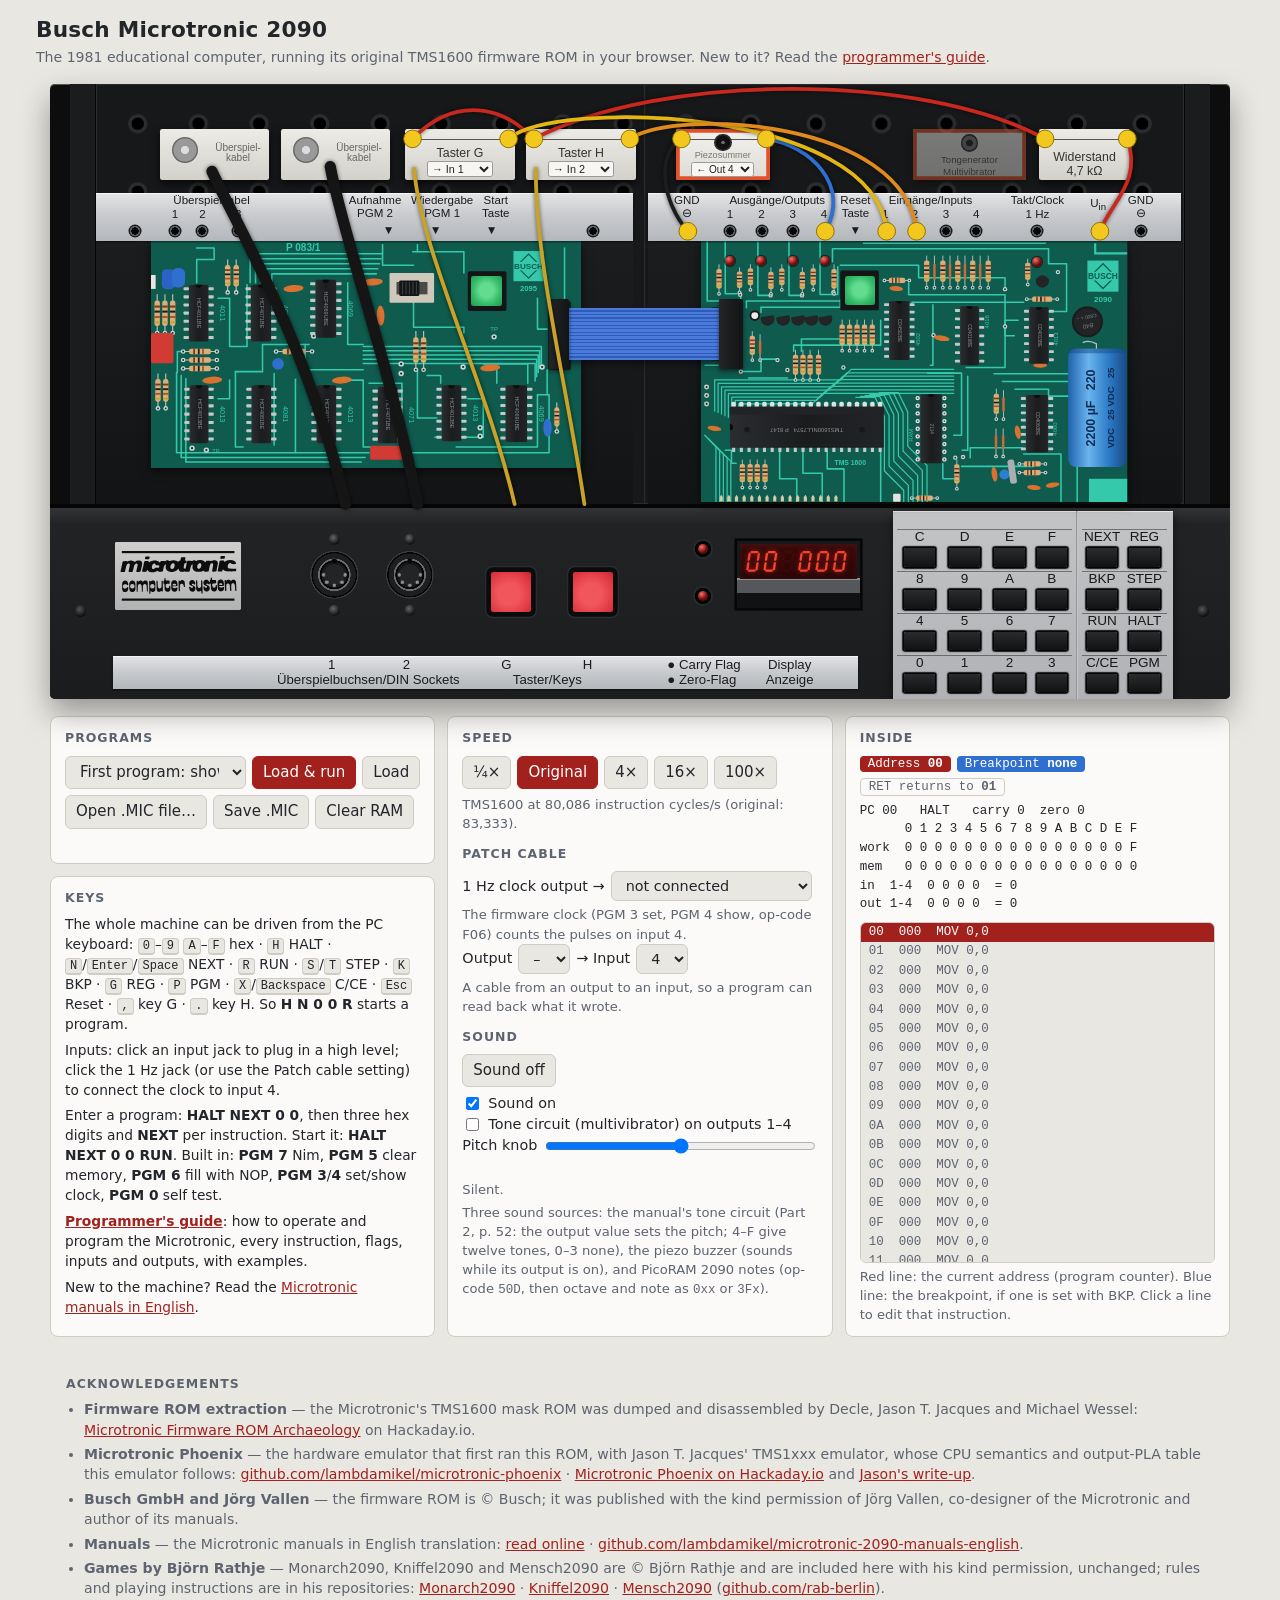
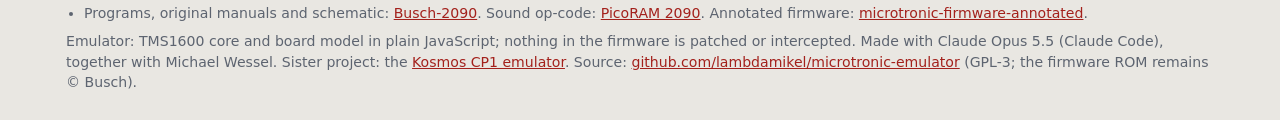
<file: index.html>
<!doctype html>
<html lang="en">
<head>
<meta charset="utf-8">
<meta name="viewport" content="width=device-width, initial-scale=1">
<title>Busch Microtronic 2090 Emulator</title>
<link rel="stylesheet" href="css/microtronic.css?v=202610080259">
</head>
<body>
<header>
  <h1>Busch Microtronic 2090</h1>
  <p>The 1981 educational computer, running its original TMS1600 firmware ROM in your browser. New to it? Read the <a href="guide.html">programmer's guide</a>.</p>
</header>

<main>
<section id="machine" aria-label="Microtronic console">
  <div id="tray">
    <div class="module" style="left:5.5cqw" aria-hidden="true"><span>Überspiel-<br>kabel</span></div>
    <div class="module" style="left:15.76cqw" aria-hidden="true"><span>Überspiel-<br>kabel</span></div>
    <div class="taster" style="left:26.3cqw"><i></i><span>Taster G</span>
      <select data-wire="G" aria-label="Key G is wired to" title="Which input key G is wired to"><option value="">not wired</option><option value="0" selected>→ In 1</option><option value="1">→ In 2</option><option value="2">→ In 3</option><option value="3">→ In 4</option></select></div>
    <div class="taster" style="left:36.56cqw"><i></i><span>Taster H</span>
      <select data-wire="H" aria-label="Key H is wired to" title="Which input key H is wired to"><option value="">not wired</option><option value="0">→ In 1</option><option value="1" selected>→ In 2</option><option value="2">→ In 3</option><option value="3">→ In 4</option></select></div>
    <div class="taster" style="left:80cqw;width:7.7cqw" aria-hidden="true"><i></i><span>Widerstand</span><span>4,7 kΩ</span></div>
    <div class="taster piezo" style="left:49.2cqw;width:8cqw"><i></i><b></b><span>Piezosummer</span>
      <select id="piezowire" aria-label="Piezo buzzer is wired to" title="Which output the piezo buzzer is wired to"><option value="">not wired</option><option value="0">← Out 1</option><option value="1">← Out 2</option><option value="2">← Out 3</option><option value="3" selected>← Out 4</option></select></div>
    <div class="taster vibblock" id="vibblock" style="left:69.3cqw;width:9.6cqw" title="Tone circuit (astable multivibrator) from manual Part 2, wired to outputs 1-4"><b></b><span>Tongenerator</span><span>Multivibrator</span></div>
    <svg id="wires" viewBox="0 0 92.2 35.6" preserveAspectRatio="none" aria-hidden="true">
      <path class="thick" stroke="#151515" d="M9.9 7.4 C 12 12, 18 22, 21.2 35.6"/><path class="thick" stroke="#151515" d="M19.9 7 C 21 13, 25 24, 27.3 35.6"/>
      <path stroke="#c9a227" d="M27 7.2 C 27.5 14, 33 25, 35.5 35.6"/><path stroke="#c9a227" d="M37.3 7.2 C 37.2 15, 40 26, 41.4 35.6"/>
      <path stroke="#c8281e" d="M85.01 12.48 C 86 10, 88.6 8.2, 87.33 4.65"/>
      <path stroke="#c8281e" d="M80.37 4.65 C 70 -1, 48 -1, 37.12 4.65"/>
      <path stroke="#c8281e" d="M37.12 4.65 C 34 1.4, 30 1.4, 26.86 4.65"/>
      <path id="wireN" stroke="#1d1d1f"/><path id="wireP" stroke="#2f6fd0"/><path id="wireO" stroke="#8e5bd0"/><circle id="plugN" r="0"/><circle id="plugP" r="0"/><circle id="plugO1" r="0"/><circle id="plugO2" r="0"/><path id="wireC" stroke="#3aa655"/><circle id="plugC" r="0"/><circle id="plugC0" cx="79.87" cy="12.48" r="0"/><path id="wireG" stroke="#e2b714"/><path id="wireH" stroke="#e08a1e"/>
      <g id="vibwires"><path stroke="#7a4a2a" d="M70.6 8.1 C 66 9.6, 55.5 9, 53.8 12.48"/><path stroke="#b5651d" d="M72.6 8.1 C 68 10.4, 58 9.6, 56.48 12.48"/><path stroke="#d08a3a" d="M74.6 8.1 C 70 11.2, 60.5 10.2, 59.12 12.48"/><path stroke="#e8b45a" d="M76.6 8.1 C 72 12, 63 10.8, 61.78 12.48"/><circle cx="53.8" cy="12.48" r=".75"/><circle cx="56.48" cy="12.48" r=".75"/><circle cx="59.12" cy="12.48" r=".75"/><circle cx="61.78" cy="12.48" r=".75"/></g><circle cx="85.01" cy="12.48" r=".75"/><circle cx="80.37" cy="4.65" r=".75"/><circle cx="87.33" cy="4.65" r=".75"/><circle cx="26.86" cy="4.65" r=".75"/><circle cx="37.12" cy="4.65" r=".75"/><circle id="pegG" cx="34.99" cy="4.65" r="0"/><circle id="pegH" cx="45.25" cy="4.65" r="0"/><circle id="pegP1" cx="49.61" cy="4.65" r="0"/><circle id="pegP2" cx="56.79" cy="4.65" r="0"/><circle id="plugG" r=".75"/><circle id="plugH" r=".75"/>
    </svg>
    <div id="bayL" aria-hidden="true"></div>
    <div class="strip left" aria-hidden="true">
      <span style="left:21.5%;top:3%">Überspielkabel</span>
      <span style="left:14.7%;top:31%">1</span><span style="left:19.8%;top:31%">2</span><span style="left:26.5%;top:31%">3</span>
      <i class="jack" style="left:7.3%"></i><i class="jack" style="left:14.7%"></i><i class="jack" style="left:19.8%"></i><i class="jack" style="left:26.5%"></i>
      <span style="left:52%;top:3%">Aufnahme<br>PGM 2</span><span style="left:54.5%;top:66%;font-size:1cqw">▼</span>
      <span style="left:64.5%;top:3%">Wiedergabe<br>PGM 1</span><span style="left:63.3%;top:66%;font-size:1cqw">▼</span>
      <span style="left:74.5%;top:3%">Start<br>Taste</span><span style="left:73.7%;top:66%;font-size:1cqw">▼</span>
      <i class="jack" style="left:92.7%"></i>
    </div>
    <div id="pcb95" title="2095 cassette interface (shown for completeness; not emulated)" aria-hidden="true"><!--PCB2095--><svg class="pcbsvg" viewBox="12 12 1111 588" preserveAspectRatio="none" aria-hidden="true"><defs><linearGradient id="chip" x1="0" x2="1"><stop offset="0" stop-color="#2b2c2f"/><stop offset=".5" stop-color="#1b1c1e"/><stop offset="1" stop-color="#232427"/></linearGradient><linearGradient id="elko" x1="0" x2="1"><stop offset="0" stop-color="#1f62ad"/><stop offset=".35" stop-color="#6ab4ee"/><stop offset=".7" stop-color="#2d7ac6"/><stop offset="1" stop-color="#174a86"/></linearGradient></defs><rect x="12" y="12" width="1111" height="588" fill="#0f5b4e"/><path d="M268 120 V45 H610" fill="none" stroke="#35c9ab" stroke-width="4" stroke-linejoin="round" stroke-linecap="round"/><path d="M282 120 V58 H606" fill="none" stroke="#35c9ab" stroke-width="4" stroke-linejoin="round" stroke-linecap="round"/><path d="M296 120 V71 H602" fill="none" stroke="#35c9ab" stroke-width="4" stroke-linejoin="round" stroke-linecap="round"/><path d="M310 120 V84 H598" fill="none" stroke="#35c9ab" stroke-width="4" stroke-linejoin="round" stroke-linecap="round"/><path d="M324 120 V97 H594" fill="none" stroke="#35c9ab" stroke-width="4" stroke-linejoin="round" stroke-linecap="round"/><path d="M130 30 H175 V60 H130 V120" fill="none" stroke="#35c9ab" stroke-width="4" stroke-linejoin="round" stroke-linecap="round"/><path d="M610 22 V75 H690" fill="none" stroke="#35c9ab" stroke-width="4" stroke-linejoin="round" stroke-linecap="round"/><path d="M688 40 H820 V95" fill="none" stroke="#35c9ab" stroke-width="4" stroke-linejoin="round" stroke-linecap="round"/><path d="M700 22 V40" fill="none" stroke="#35c9ab" stroke-width="4" stroke-linejoin="round" stroke-linecap="round"/><path d="M78 352 V560 H575" fill="none" stroke="#35c9ab" stroke-width="4" stroke-linejoin="round" stroke-linecap="round"/><path d="M90 360 V572 H565" fill="none" stroke="#35c9ab" stroke-width="4" stroke-linejoin="round" stroke-linecap="round"/><path d="M102 368 V584 H555" fill="none" stroke="#35c9ab" stroke-width="4" stroke-linejoin="round" stroke-linecap="round"/><path d="M560 285 H1020 V330" fill="none" stroke="#35c9ab" stroke-width="4" stroke-linejoin="round" stroke-linecap="round"/><path d="M560 296 H1016 V341" fill="none" stroke="#35c9ab" stroke-width="4" stroke-linejoin="round" stroke-linecap="round"/><path d="M560 307 H1012 V352" fill="none" stroke="#35c9ab" stroke-width="4" stroke-linejoin="round" stroke-linecap="round"/><path d="M560 318 H1008 V363" fill="none" stroke="#35c9ab" stroke-width="4" stroke-linejoin="round" stroke-linecap="round"/><path d="M560 329 H1004 V374" fill="none" stroke="#35c9ab" stroke-width="4" stroke-linejoin="round" stroke-linecap="round"/><path d="M185 160 H215 V285 H260 V125" fill="none" stroke="#35c9ab" stroke-width="4" stroke-linejoin="round" stroke-linecap="round"/><path d="M230 350 H300 V280 H420" fill="none" stroke="#35c9ab" stroke-width="4" stroke-linejoin="round" stroke-linecap="round"/><path d="M230 350 V545 H250" fill="none" stroke="#35c9ab" stroke-width="4" stroke-linejoin="round" stroke-linecap="round"/><path d="M330 355 V540" fill="none" stroke="#35c9ab" stroke-width="4" stroke-linejoin="round" stroke-linecap="round"/><path d="M385 370 V560" fill="none" stroke="#35c9ab" stroke-width="4" stroke-linejoin="round" stroke-linecap="round"/><path d="M410 280 V345 H560" fill="none" stroke="#35c9ab" stroke-width="4" stroke-linejoin="round" stroke-linecap="round"/><path d="M520 120 V280 H560" fill="none" stroke="#35c9ab" stroke-width="4" stroke-linejoin="round" stroke-linecap="round"/><path d="M505 372 H560 V545 H585" fill="none" stroke="#35c9ab" stroke-width="4" stroke-linejoin="round" stroke-linecap="round"/><path d="M575 380 H660 V520 H600" fill="none" stroke="#35c9ab" stroke-width="4" stroke-linejoin="round" stroke-linecap="round"/><path d="M700 345 V470 H750" fill="none" stroke="#35c9ab" stroke-width="4" stroke-linejoin="round" stroke-linecap="round"/><path d="M725 360 H760 V380" fill="none" stroke="#35c9ab" stroke-width="4" stroke-linejoin="round" stroke-linecap="round"/><path d="M745 520 H870 V420 H830" fill="none" stroke="#35c9ab" stroke-width="4" stroke-linejoin="round" stroke-linecap="round"/><path d="M800 545 H1010 V410 H1040 V560 H660" fill="none" stroke="#35c9ab" stroke-width="4" stroke-linejoin="round" stroke-linecap="round"/><path d="M870 330 H985 V380" fill="none" stroke="#35c9ab" stroke-width="4" stroke-linejoin="round" stroke-linecap="round"/><path d="M905 345 V380" fill="none" stroke="#35c9ab" stroke-width="4" stroke-linejoin="round" stroke-linecap="round"/><path d="M1035 345 V410" fill="none" stroke="#35c9ab" stroke-width="4" stroke-linejoin="round" stroke-linecap="round"/><path d="M690 110 V235 H820 V250" fill="none" stroke="#35c9ab" stroke-width="4" stroke-linejoin="round" stroke-linecap="round"/><path d="M1010 160 V240 H1035" fill="none" stroke="#35c9ab" stroke-width="4" stroke-linejoin="round" stroke-linecap="round"/><path d="M1080 30 V165" fill="none" stroke="#35c9ab" stroke-width="4" stroke-linejoin="round" stroke-linecap="round"/><path d="M185 420 H215 V372" fill="none" stroke="#35c9ab" stroke-width="4" stroke-linejoin="round" stroke-linecap="round"/><path d="M95 298 H80 V352" fill="none" stroke="#35c9ab" stroke-width="4" stroke-linejoin="round" stroke-linecap="round"/><circle cx="898" cy="260" r="7" fill="#c9d6d2"/><circle cx="898" cy="260" r="2.9" fill="#16302b"/><circle cx="155" cy="553" r="7" fill="#c9d6d2"/><circle cx="155" cy="553" r="2.9" fill="#16302b"/><circle cx="658" cy="330" r="7" fill="#c9d6d2"/><circle cx="658" cy="330" r="2.9" fill="#16302b"/><circle cx="658" cy="355" r="7" fill="#c9d6d2"/><circle cx="658" cy="355" r="2.9" fill="#16302b"/><circle cx="818" cy="338" r="7" fill="#c9d6d2"/><circle cx="818" cy="338" r="2.9" fill="#16302b"/><circle cx="1022" cy="338" r="7" fill="#c9d6d2"/><circle cx="1022" cy="338" r="2.9" fill="#16302b"/><circle cx="862" cy="495" r="7" fill="#c9d6d2"/><circle cx="862" cy="495" r="2.9" fill="#16302b"/><circle cx="862" cy="517" r="7" fill="#c9d6d2"/><circle cx="862" cy="517" r="2.9" fill="#16302b"/><circle cx="432" cy="258" r="7" fill="#c9d6d2"/><circle cx="432" cy="258" r="2.9" fill="#16302b"/><circle cx="118" cy="548" r="7" fill="#c9d6d2"/><circle cx="118" cy="548" r="2.9" fill="#16302b"/><text x="405" y="38" text-anchor="middle" font-size="26" font-weight="700" fill="#35c9ab" font-family="Arial,Helvetica,sans-serif">P 083/1</text><text x="898" y="246" text-anchor="middle" font-size="15" fill="#35c9ab" font-family="Arial,Helvetica,sans-serif">TP</text><text x="170" y="560" font-size="15" fill="#35c9ab" font-family="Arial,Helvetica,sans-serif">TP</text><line x1="28" y1="150" x2="28" y2="250" stroke="#b9c0c2" stroke-width="3"/><circle cx="28" cy="250" r="6" fill="#c9d6d2"/><circle cx="28" cy="250" r="2.5" fill="#16302b"/><rect x="21.0" y="166" width="14" height="66" rx="6" fill="#d7ae7c"/><rect x="21.0" y="179" width="14" height="5.3" fill="#7a3b12"/><rect x="21.0" y="192" width="14" height="5.3" fill="#1c1c1c"/><rect x="21.0" y="206" width="14" height="5.3" fill="#b3541e"/><rect x="21.0" y="220" width="14" height="4.6" fill="#c9a227"/><line x1="48" y1="150" x2="48" y2="250" stroke="#b9c0c2" stroke-width="3"/><circle cx="48" cy="250" r="6" fill="#c9d6d2"/><circle cx="48" cy="250" r="2.5" fill="#16302b"/><rect x="41.0" y="166" width="14" height="66" rx="6" fill="#d7ae7c"/><rect x="41.0" y="179" width="14" height="5.3" fill="#7a3b12"/><rect x="41.0" y="192" width="14" height="5.3" fill="#1c1c1c"/><rect x="41.0" y="206" width="14" height="5.3" fill="#b3541e"/><rect x="41.0" y="220" width="14" height="4.6" fill="#c9a227"/><line x1="68" y1="150" x2="68" y2="250" stroke="#b9c0c2" stroke-width="3"/><circle cx="68" cy="250" r="6" fill="#c9d6d2"/><circle cx="68" cy="250" r="2.5" fill="#16302b"/><rect x="61.0" y="166" width="14" height="66" rx="6" fill="#d7ae7c"/><rect x="61.0" y="179" width="14" height="5.3" fill="#7a3b12"/><rect x="61.0" y="192" width="14" height="5.3" fill="#1c1c1c"/><rect x="61.0" y="206" width="14" height="5.3" fill="#b3541e"/><rect x="61.0" y="220" width="14" height="4.6" fill="#c9a227"/><line x1="210" y1="60" x2="210" y2="145" stroke="#b9c0c2" stroke-width="3"/><circle cx="210" cy="145" r="6" fill="#c9d6d2"/><circle cx="210" cy="145" r="2.5" fill="#16302b"/><rect x="203.0" y="74" width="14" height="56" rx="6" fill="#d7ae7c"/><rect x="203.0" y="85" width="14" height="4.5" fill="#7a3b12"/><rect x="203.0" y="96" width="14" height="4.5" fill="#1c1c1c"/><rect x="203.0" y="107" width="14" height="4.5" fill="#b3541e"/><rect x="203.0" y="120" width="14" height="3.9" fill="#c9a227"/><line x1="232" y1="60" x2="232" y2="145" stroke="#b9c0c2" stroke-width="3"/><circle cx="232" cy="145" r="6" fill="#c9d6d2"/><circle cx="232" cy="145" r="2.5" fill="#16302b"/><rect x="225.0" y="74" width="14" height="56" rx="6" fill="#d7ae7c"/><rect x="225.0" y="85" width="14" height="4.5" fill="#7a3b12"/><rect x="225.0" y="96" width="14" height="4.5" fill="#1c1c1c"/><rect x="225.0" y="107" width="14" height="4.5" fill="#b3541e"/><rect x="225.0" y="120" width="14" height="3.9" fill="#c9a227"/><line x1="30" y1="355" x2="30" y2="445" stroke="#b9c0c2" stroke-width="3"/><circle cx="30" cy="445" r="6" fill="#c9d6d2"/><circle cx="30" cy="445" r="2.5" fill="#16302b"/><rect x="23.0" y="369" width="14" height="59" rx="6" fill="#d7ae7c"/><rect x="23.0" y="381" width="14" height="4.8" fill="#7a3b12"/><rect x="23.0" y="393" width="14" height="4.8" fill="#1c1c1c"/><rect x="23.0" y="405" width="14" height="4.8" fill="#b3541e"/><rect x="23.0" y="418" width="14" height="4.2" fill="#c9a227"/><line x1="50" y1="355" x2="50" y2="445" stroke="#b9c0c2" stroke-width="3"/><circle cx="50" cy="445" r="6" fill="#c9d6d2"/><circle cx="50" cy="445" r="2.5" fill="#16302b"/><rect x="43.0" y="369" width="14" height="59" rx="6" fill="#d7ae7c"/><rect x="43.0" y="381" width="14" height="4.8" fill="#7a3b12"/><rect x="43.0" y="393" width="14" height="4.8" fill="#1c1c1c"/><rect x="43.0" y="405" width="14" height="4.8" fill="#b3541e"/><rect x="43.0" y="418" width="14" height="4.2" fill="#c9a227"/><line x1="696" y1="245" x2="696" y2="345" stroke="#b9c0c2" stroke-width="3"/><circle cx="696" cy="345" r="6" fill="#c9d6d2"/><circle cx="696" cy="345" r="2.5" fill="#16302b"/><rect x="689.0" y="261" width="14" height="66" rx="6" fill="#d7ae7c"/><rect x="689.0" y="274" width="14" height="5.3" fill="#7a3b12"/><rect x="689.0" y="287" width="14" height="5.3" fill="#1c1c1c"/><rect x="689.0" y="301" width="14" height="5.3" fill="#b3541e"/><rect x="689.0" y="315" width="14" height="4.6" fill="#c9a227"/><line x1="716" y1="245" x2="716" y2="345" stroke="#b9c0c2" stroke-width="3"/><circle cx="716" cy="345" r="6" fill="#c9d6d2"/><circle cx="716" cy="345" r="2.5" fill="#16302b"/><rect x="709.0" y="261" width="14" height="66" rx="6" fill="#d7ae7c"/><rect x="709.0" y="274" width="14" height="5.3" fill="#7a3b12"/><rect x="709.0" y="287" width="14" height="5.3" fill="#1c1c1c"/><rect x="709.0" y="301" width="14" height="5.3" fill="#b3541e"/><rect x="709.0" y="315" width="14" height="4.6" fill="#c9a227"/><line x1="1060" y1="430" x2="1060" y2="505" stroke="#b9c0c2" stroke-width="3"/><circle cx="1060" cy="505" r="6" fill="#c9d6d2"/><circle cx="1060" cy="505" r="2.5" fill="#16302b"/><rect x="1053.5" y="442" width="13" height="50" rx="6" fill="#d7ae7c"/><rect x="1053.5" y="452" width="13" height="4.0" fill="#7a3b12"/><rect x="1053.5" y="462" width="13" height="4.0" fill="#1c1c1c"/><rect x="1053.5" y="472" width="13" height="4.0" fill="#b3541e"/><rect x="1053.5" y="483" width="13" height="3.5" fill="#c9a227"/><line x1="95" y1="298" x2="182" y2="298" stroke="#b9c0c2" stroke-width="3"/><circle cx="95" cy="298" r="6" fill="#c9d6d2"/><circle cx="95" cy="298" r="2.5" fill="#16302b"/><circle cx="182" cy="298" r="6" fill="#c9d6d2"/><circle cx="182" cy="298" r="2.5" fill="#16302b"/><rect x="110" y="291.0" width="57" height="14" rx="6" fill="#d7ae7c"/><rect x="121" y="291.0" width="4.6" height="14" fill="#7a3b12"/><rect x="133" y="291.0" width="4.6" height="14" fill="#1c1c1c"/><rect x="144" y="291.0" width="4.6" height="14" fill="#b3541e"/><line x1="95" y1="320" x2="182" y2="320" stroke="#b9c0c2" stroke-width="3"/><circle cx="95" cy="320" r="6" fill="#c9d6d2"/><circle cx="95" cy="320" r="2.5" fill="#16302b"/><circle cx="182" cy="320" r="6" fill="#c9d6d2"/><circle cx="182" cy="320" r="2.5" fill="#16302b"/><rect x="110" y="313.0" width="57" height="14" rx="6" fill="#d7ae7c"/><rect x="121" y="313.0" width="4.6" height="14" fill="#7a3b12"/><rect x="133" y="313.0" width="4.6" height="14" fill="#1c1c1c"/><rect x="144" y="313.0" width="4.6" height="14" fill="#b3541e"/><line x1="95" y1="342" x2="182" y2="342" stroke="#b9c0c2" stroke-width="3"/><circle cx="95" cy="342" r="6" fill="#c9d6d2"/><circle cx="95" cy="342" r="2.5" fill="#16302b"/><circle cx="182" cy="342" r="6" fill="#c9d6d2"/><circle cx="182" cy="342" r="2.5" fill="#16302b"/><rect x="110" y="335.0" width="57" height="14" rx="6" fill="#d7ae7c"/><rect x="121" y="335.0" width="4.6" height="14" fill="#7a3b12"/><rect x="133" y="335.0" width="4.6" height="14" fill="#1c1c1c"/><rect x="144" y="335.0" width="4.6" height="14" fill="#b3541e"/><line x1="335" y1="298" x2="428" y2="298" stroke="#b9c0c2" stroke-width="3"/><circle cx="335" cy="298" r="6" fill="#c9d6d2"/><circle cx="335" cy="298" r="2.5" fill="#16302b"/><circle cx="428" cy="298" r="6" fill="#c9d6d2"/><circle cx="428" cy="298" r="2.5" fill="#16302b"/><rect x="351" y="291.0" width="61" height="14" rx="6" fill="#d7ae7c"/><rect x="363" y="291.0" width="4.9" height="14" fill="#7a3b12"/><rect x="375" y="291.0" width="4.9" height="14" fill="#1c1c1c"/><rect x="388" y="291.0" width="4.9" height="14" fill="#b3541e"/><ellipse cx="380" cy="135" rx="26" ry="9" fill="#d9722f" transform="rotate(-4 380 135)"/><ellipse cx="170" cy="372" rx="26" ry="9" fill="#d9722f" transform="rotate(-4 170 372)"/><ellipse cx="505" cy="372" rx="26" ry="9" fill="#d9722f" transform="rotate(-4 505 372)"/><ellipse cx="585" cy="118" rx="26" ry="9" fill="#d9722f" transform="rotate(-4 585 118)"/><ellipse cx="888" cy="340" rx="26" ry="9" fill="#d9722f" transform="rotate(-4 888 340)"/><ellipse cx="605" cy="205" rx="26" ry="10" fill="#d9722f" transform="rotate(88 605 205)"/><ellipse cx="578" cy="185" rx="16" ry="7" fill="#d9722f" transform="rotate(85 578 185)"/><rect x="12" y="250" width="58" height="78" rx="4" fill="#d23a34"/><rect x="578" y="542" width="88" height="36" rx="4" fill="#d23a34"/><rect x="40" y="85" width="34" height="52" rx="12" fill="#2a63c4"/><rect x="66" y="82" width="34" height="50" rx="14" fill="#2f6fd0"/><rect x="12" y="100" width="12" height="36" fill="#e6e6e2"/><circle cx="340" cy="330" r="15" fill="#2f6fd0"/><ellipse cx="1036" cy="495" rx="11" ry="24" fill="#2f6fd0"/><rect x="96" y="131.5" width="14" height="8" rx="2" fill="#c3c8ca"/><rect x="160" y="131.5" width="14" height="8" rx="2" fill="#c3c8ca"/><rect x="96" y="152.5" width="14" height="8" rx="2" fill="#c3c8ca"/><rect x="160" y="152.5" width="14" height="8" rx="2" fill="#c3c8ca"/><rect x="96" y="173.5" width="14" height="8" rx="2" fill="#c3c8ca"/><rect x="160" y="173.5" width="14" height="8" rx="2" fill="#c3c8ca"/><rect x="96" y="194.5" width="14" height="8" rx="2" fill="#c3c8ca"/><rect x="160" y="194.5" width="14" height="8" rx="2" fill="#c3c8ca"/><rect x="96" y="215.5" width="14" height="8" rx="2" fill="#c3c8ca"/><rect x="160" y="215.5" width="14" height="8" rx="2" fill="#c3c8ca"/><rect x="96" y="236.5" width="14" height="8" rx="2" fill="#c3c8ca"/><rect x="160" y="236.5" width="14" height="8" rx="2" fill="#c3c8ca"/><rect x="96" y="257.5" width="14" height="8" rx="2" fill="#c3c8ca"/><rect x="160" y="257.5" width="14" height="8" rx="2" fill="#c3c8ca"/><rect x="110" y="125" width="50" height="147" rx="4" fill="url(#chip)"/><path d="M127.0 125 a8 8 0 0 0 16 0" fill="#0b0b0c"/><text x="135.0" y="198.5" transform="rotate(90 135.0 198.5)" text-anchor="middle" dominant-baseline="middle" font-size="14" fill="#8d9196" font-family="Arial,Helvetica,sans-serif">HCF4011BE</text><text x="190" y="198.5" transform="rotate(90 190 198.5)" text-anchor="middle" font-size="19" fill="#35c9ab" font-family="Arial,Helvetica,sans-serif">4011</text><rect x="256" y="131.5" width="14" height="8" rx="2" fill="#c3c8ca"/><rect x="322" y="131.5" width="14" height="8" rx="2" fill="#c3c8ca"/><rect x="256" y="152.5" width="14" height="8" rx="2" fill="#c3c8ca"/><rect x="322" y="152.5" width="14" height="8" rx="2" fill="#c3c8ca"/><rect x="256" y="173.5" width="14" height="8" rx="2" fill="#c3c8ca"/><rect x="322" y="173.5" width="14" height="8" rx="2" fill="#c3c8ca"/><rect x="256" y="194.5" width="14" height="8" rx="2" fill="#c3c8ca"/><rect x="322" y="194.5" width="14" height="8" rx="2" fill="#c3c8ca"/><rect x="256" y="215.5" width="14" height="8" rx="2" fill="#c3c8ca"/><rect x="322" y="215.5" width="14" height="8" rx="2" fill="#c3c8ca"/><rect x="256" y="236.5" width="14" height="8" rx="2" fill="#c3c8ca"/><rect x="322" y="236.5" width="14" height="8" rx="2" fill="#c3c8ca"/><rect x="256" y="257.5" width="14" height="8" rx="2" fill="#c3c8ca"/><rect x="322" y="257.5" width="14" height="8" rx="2" fill="#c3c8ca"/><rect x="270" y="125" width="52" height="147" rx="4" fill="url(#chip)"/><path d="M288.0 125 a8 8 0 0 0 16 0" fill="#0b0b0c"/><text x="296.0" y="198.5" transform="rotate(90 296.0 198.5)" text-anchor="middle" dominant-baseline="middle" font-size="14" fill="#8d9196" font-family="Arial,Helvetica,sans-serif">HCF4071BE</text><text x="352" y="198.5" transform="rotate(90 352 198.5)" text-anchor="middle" font-size="19" fill="#35c9ab" font-family="Arial,Helvetica,sans-serif">4071</text><rect x="423" y="118.7" width="14" height="8" rx="2" fill="#c3c8ca"/><rect x="490" y="118.7" width="14" height="8" rx="2" fill="#c3c8ca"/><rect x="423" y="140.1" width="14" height="8" rx="2" fill="#c3c8ca"/><rect x="490" y="140.1" width="14" height="8" rx="2" fill="#c3c8ca"/><rect x="423" y="161.6" width="14" height="8" rx="2" fill="#c3c8ca"/><rect x="490" y="161.6" width="14" height="8" rx="2" fill="#c3c8ca"/><rect x="423" y="183.0" width="14" height="8" rx="2" fill="#c3c8ca"/><rect x="490" y="183.0" width="14" height="8" rx="2" fill="#c3c8ca"/><rect x="423" y="204.4" width="14" height="8" rx="2" fill="#c3c8ca"/><rect x="490" y="204.4" width="14" height="8" rx="2" fill="#c3c8ca"/><rect x="423" y="225.9" width="14" height="8" rx="2" fill="#c3c8ca"/><rect x="490" y="225.9" width="14" height="8" rx="2" fill="#c3c8ca"/><rect x="423" y="247.3" width="14" height="8" rx="2" fill="#c3c8ca"/><rect x="490" y="247.3" width="14" height="8" rx="2" fill="#c3c8ca"/><rect x="437" y="112" width="53" height="150" rx="4" fill="url(#chip)"/><path d="M455.5 112 a8 8 0 0 0 16 0" fill="#0b0b0c"/><text x="463.5" y="187.0" transform="rotate(90 463.5 187.0)" text-anchor="middle" dominant-baseline="middle" font-size="14" fill="#8d9196" font-family="Arial,Helvetica,sans-serif">HCF4069UBE</text><text x="520" y="187.0" transform="rotate(90 520 187.0)" text-anchor="middle" font-size="19" fill="#35c9ab" font-family="Arial,Helvetica,sans-serif">4069</text><rect x="98" y="391.7" width="14" height="8" rx="2" fill="#c3c8ca"/><rect x="160" y="391.7" width="14" height="8" rx="2" fill="#c3c8ca"/><rect x="98" y="413.1" width="14" height="8" rx="2" fill="#c3c8ca"/><rect x="160" y="413.1" width="14" height="8" rx="2" fill="#c3c8ca"/><rect x="98" y="434.6" width="14" height="8" rx="2" fill="#c3c8ca"/><rect x="160" y="434.6" width="14" height="8" rx="2" fill="#c3c8ca"/><rect x="98" y="456.0" width="14" height="8" rx="2" fill="#c3c8ca"/><rect x="160" y="456.0" width="14" height="8" rx="2" fill="#c3c8ca"/><rect x="98" y="477.4" width="14" height="8" rx="2" fill="#c3c8ca"/><rect x="160" y="477.4" width="14" height="8" rx="2" fill="#c3c8ca"/><rect x="98" y="498.9" width="14" height="8" rx="2" fill="#c3c8ca"/><rect x="160" y="498.9" width="14" height="8" rx="2" fill="#c3c8ca"/><rect x="98" y="520.3" width="14" height="8" rx="2" fill="#c3c8ca"/><rect x="160" y="520.3" width="14" height="8" rx="2" fill="#c3c8ca"/><rect x="112" y="385" width="48" height="150" rx="4" fill="url(#chip)"/><path d="M128.0 385 a8 8 0 0 0 16 0" fill="#0b0b0c"/><text x="136.0" y="460.0" transform="rotate(90 136.0 460.0)" text-anchor="middle" dominant-baseline="middle" font-size="14" fill="#8d9196" font-family="Arial,Helvetica,sans-serif">HCF4013BE</text><text x="190" y="460.0" transform="rotate(90 190 460.0)" text-anchor="middle" font-size="19" fill="#35c9ab" font-family="Arial,Helvetica,sans-serif">4013</text><rect x="258" y="391.7" width="14" height="8" rx="2" fill="#c3c8ca"/><rect x="322" y="391.7" width="14" height="8" rx="2" fill="#c3c8ca"/><rect x="258" y="413.1" width="14" height="8" rx="2" fill="#c3c8ca"/><rect x="322" y="413.1" width="14" height="8" rx="2" fill="#c3c8ca"/><rect x="258" y="434.6" width="14" height="8" rx="2" fill="#c3c8ca"/><rect x="322" y="434.6" width="14" height="8" rx="2" fill="#c3c8ca"/><rect x="258" y="456.0" width="14" height="8" rx="2" fill="#c3c8ca"/><rect x="322" y="456.0" width="14" height="8" rx="2" fill="#c3c8ca"/><rect x="258" y="477.4" width="14" height="8" rx="2" fill="#c3c8ca"/><rect x="322" y="477.4" width="14" height="8" rx="2" fill="#c3c8ca"/><rect x="258" y="498.9" width="14" height="8" rx="2" fill="#c3c8ca"/><rect x="322" y="498.9" width="14" height="8" rx="2" fill="#c3c8ca"/><rect x="258" y="520.3" width="14" height="8" rx="2" fill="#c3c8ca"/><rect x="322" y="520.3" width="14" height="8" rx="2" fill="#c3c8ca"/><rect x="272" y="385" width="50" height="150" rx="4" fill="url(#chip)"/><path d="M289.0 385 a8 8 0 0 0 16 0" fill="#0b0b0c"/><text x="297.0" y="460.0" transform="rotate(90 297.0 460.0)" text-anchor="middle" dominant-baseline="middle" font-size="14" fill="#8d9196" font-family="Arial,Helvetica,sans-serif">HCF4081BE</text><text x="352" y="460.0" transform="rotate(90 352 460.0)" text-anchor="middle" font-size="19" fill="#35c9ab" font-family="Arial,Helvetica,sans-serif">4081</text><rect x="426" y="391.7" width="14" height="8" rx="2" fill="#c3c8ca"/><rect x="490" y="391.7" width="14" height="8" rx="2" fill="#c3c8ca"/><rect x="426" y="413.1" width="14" height="8" rx="2" fill="#c3c8ca"/><rect x="490" y="413.1" width="14" height="8" rx="2" fill="#c3c8ca"/><rect x="426" y="434.6" width="14" height="8" rx="2" fill="#c3c8ca"/><rect x="490" y="434.6" width="14" height="8" rx="2" fill="#c3c8ca"/><rect x="426" y="456.0" width="14" height="8" rx="2" fill="#c3c8ca"/><rect x="490" y="456.0" width="14" height="8" rx="2" fill="#c3c8ca"/><rect x="426" y="477.4" width="14" height="8" rx="2" fill="#c3c8ca"/><rect x="490" y="477.4" width="14" height="8" rx="2" fill="#c3c8ca"/><rect x="426" y="498.9" width="14" height="8" rx="2" fill="#c3c8ca"/><rect x="490" y="498.9" width="14" height="8" rx="2" fill="#c3c8ca"/><rect x="426" y="520.3" width="14" height="8" rx="2" fill="#c3c8ca"/><rect x="490" y="520.3" width="14" height="8" rx="2" fill="#c3c8ca"/><rect x="440" y="385" width="50" height="150" rx="4" fill="url(#chip)"/><path d="M457.0 385 a8 8 0 0 0 16 0" fill="#0b0b0c"/><text x="465.0" y="460.0" transform="rotate(90 465.0 460.0)" text-anchor="middle" dominant-baseline="middle" font-size="14" fill="#8d9196" font-family="Arial,Helvetica,sans-serif">HCF4013BE</text><text x="520" y="460.0" transform="rotate(90 520 460.0)" text-anchor="middle" font-size="19" fill="#35c9ab" font-family="Arial,Helvetica,sans-serif">4013</text><rect x="584" y="396.4" width="14" height="8" rx="2" fill="#c3c8ca"/><rect x="648" y="396.4" width="14" height="8" rx="2" fill="#c3c8ca"/><rect x="584" y="417.1" width="14" height="8" rx="2" fill="#c3c8ca"/><rect x="648" y="417.1" width="14" height="8" rx="2" fill="#c3c8ca"/><rect x="584" y="437.8" width="14" height="8" rx="2" fill="#c3c8ca"/><rect x="648" y="437.8" width="14" height="8" rx="2" fill="#c3c8ca"/><rect x="584" y="458.5" width="14" height="8" rx="2" fill="#c3c8ca"/><rect x="648" y="458.5" width="14" height="8" rx="2" fill="#c3c8ca"/><rect x="584" y="479.2" width="14" height="8" rx="2" fill="#c3c8ca"/><rect x="648" y="479.2" width="14" height="8" rx="2" fill="#c3c8ca"/><rect x="584" y="499.9" width="14" height="8" rx="2" fill="#c3c8ca"/><rect x="648" y="499.9" width="14" height="8" rx="2" fill="#c3c8ca"/><rect x="584" y="520.6" width="14" height="8" rx="2" fill="#c3c8ca"/><rect x="648" y="520.6" width="14" height="8" rx="2" fill="#c3c8ca"/><rect x="598" y="390" width="50" height="145" rx="4" fill="url(#chip)"/><path d="M615.0 390 a8 8 0 0 0 16 0" fill="#0b0b0c"/><text x="623.0" y="462.5" transform="rotate(90 623.0 462.5)" text-anchor="middle" dominant-baseline="middle" font-size="14" fill="#8d9196" font-family="Arial,Helvetica,sans-serif">HCF4071BE</text><text x="678" y="462.5" transform="rotate(90 678 462.5)" text-anchor="middle" font-size="19" fill="#35c9ab" font-family="Arial,Helvetica,sans-serif">4071</text><rect x="749" y="391.4" width="14" height="8" rx="2" fill="#c3c8ca"/><rect x="813" y="391.4" width="14" height="8" rx="2" fill="#c3c8ca"/><rect x="749" y="412.1" width="14" height="8" rx="2" fill="#c3c8ca"/><rect x="813" y="412.1" width="14" height="8" rx="2" fill="#c3c8ca"/><rect x="749" y="432.8" width="14" height="8" rx="2" fill="#c3c8ca"/><rect x="813" y="432.8" width="14" height="8" rx="2" fill="#c3c8ca"/><rect x="749" y="453.5" width="14" height="8" rx="2" fill="#c3c8ca"/><rect x="813" y="453.5" width="14" height="8" rx="2" fill="#c3c8ca"/><rect x="749" y="474.2" width="14" height="8" rx="2" fill="#c3c8ca"/><rect x="813" y="474.2" width="14" height="8" rx="2" fill="#c3c8ca"/><rect x="749" y="494.9" width="14" height="8" rx="2" fill="#c3c8ca"/><rect x="813" y="494.9" width="14" height="8" rx="2" fill="#c3c8ca"/><rect x="749" y="515.6" width="14" height="8" rx="2" fill="#c3c8ca"/><rect x="813" y="515.6" width="14" height="8" rx="2" fill="#c3c8ca"/><rect x="763" y="385" width="50" height="145" rx="4" fill="url(#chip)"/><path d="M780.0 385 a8 8 0 0 0 16 0" fill="#0b0b0c"/><text x="788.0" y="457.5" transform="rotate(90 788.0 457.5)" text-anchor="middle" dominant-baseline="middle" font-size="14" fill="#8d9196" font-family="Arial,Helvetica,sans-serif">HCF4013BE</text><text x="843" y="457.5" transform="rotate(90 843 457.5)" text-anchor="middle" font-size="19" fill="#35c9ab" font-family="Arial,Helvetica,sans-serif">4013</text><rect x="914" y="391.5" width="14" height="8" rx="2" fill="#c3c8ca"/><rect x="983" y="391.5" width="14" height="8" rx="2" fill="#c3c8ca"/><rect x="914" y="412.5" width="14" height="8" rx="2" fill="#c3c8ca"/><rect x="983" y="412.5" width="14" height="8" rx="2" fill="#c3c8ca"/><rect x="914" y="433.5" width="14" height="8" rx="2" fill="#c3c8ca"/><rect x="983" y="433.5" width="14" height="8" rx="2" fill="#c3c8ca"/><rect x="914" y="454.5" width="14" height="8" rx="2" fill="#c3c8ca"/><rect x="983" y="454.5" width="14" height="8" rx="2" fill="#c3c8ca"/><rect x="914" y="475.5" width="14" height="8" rx="2" fill="#c3c8ca"/><rect x="983" y="475.5" width="14" height="8" rx="2" fill="#c3c8ca"/><rect x="914" y="496.5" width="14" height="8" rx="2" fill="#c3c8ca"/><rect x="983" y="496.5" width="14" height="8" rx="2" fill="#c3c8ca"/><rect x="914" y="517.5" width="14" height="8" rx="2" fill="#c3c8ca"/><rect x="983" y="517.5" width="14" height="8" rx="2" fill="#c3c8ca"/><rect x="928" y="385" width="55" height="147" rx="4" fill="url(#chip)"/><path d="M947.5 385 a8 8 0 0 0 16 0" fill="#0b0b0c"/><text x="955.5" y="458.5" transform="rotate(90 955.5 458.5)" text-anchor="middle" dominant-baseline="middle" font-size="14" fill="#8d9196" font-family="Arial,Helvetica,sans-serif">HCF4069UBE</text><text x="1013" y="458.5" transform="rotate(90 1013 458.5)" text-anchor="middle" font-size="19" fill="#35c9ab" font-family="Arial,Helvetica,sans-serif">4069</text><rect x="628" y="95" width="115" height="77" rx="3" fill="#cfc9bb"/><rect x="646" y="118" width="80" height="32" fill="#4a4a4a"/><rect x="653" y="114" width="52" height="40" rx="3" fill="#141516"/><rect x="660" y="118" width="3" height="32" fill="#3a3b3d"/><rect x="669" y="118" width="3" height="32" fill="#3a3b3d"/><rect x="678" y="118" width="3" height="32" fill="#3a3b3d"/><rect x="687" y="118" width="3" height="32" fill="#3a3b3d"/><rect x="696" y="118" width="3" height="32" fill="#3a3b3d"/><rect x="830" y="90" width="100" height="103" rx="5" fill="#141516"/><rect x="948" y="38" width="78" height="78" fill="#35c9ab"/><path d="M955.8 77.0 L987.0 45.8 L1018.2 77.0 L987.0 108.2 Z" fill="none" stroke="#0f5b4e" stroke-width="3.1"/><rect x="952.68" y="66.08" width="68.64" height="21.840000000000003" fill="#35c9ab"/><text x="987.0" y="84.8" text-anchor="middle" font-size="21" font-weight="700" fill="#0f5b4e" font-family="Arial,Helvetica,sans-serif">BUSCH</text><text x="987.0" y="140.96" text-anchor="middle" font-size="20" font-weight="700" fill="#35c9ab" font-family="Arial,Helvetica,sans-serif">2095</text><rect x="1038" y="168" width="58" height="177" rx="4" fill="#18191b"/></svg><!--/PCB2095--><i class="start"></i></div>
    <i id="ribbon" aria-hidden="true"></i>
    <div id="bayR" aria-hidden="true"></div>
    <div class="strip right">
      <span style="left:7.2%;top:3%">GND<br>⊖</span><i class="jack" style="left:7.2%"></i>
      <span style="left:24.2%;top:3%">Ausgänge/Outputs</span>
      <span style="left:15.3%;top:31%">1</span><span style="left:21.25%;top:31%">2</span><span style="left:27.1%;top:31%">3</span><span style="left:33%;top:31%">4</span>
      <i class="jack" style="left:15.3%"></i><i class="jack" style="left:21.25%"></i><i class="jack" style="left:27.1%"></i><i class="jack" style="left:33%"></i>
      <span style="left:38.9%;top:3%">Reset<br>Taste</span><span style="left:38.9%;top:66%;font-size:1cqw">▼</span>
      <span style="left:53%;top:3%">Eingänge/Inputs</span>
      <span style="left:44.5%;top:31%">1</span><span style="left:50.1%;top:31%">2</span><span style="left:55.9%;top:31%">3</span><span style="left:61.6%;top:31%">4</span>
      <span id="dinsw">
        <button class="jack" data-bit="0" style="left:44.5%" aria-label="Input 1" title="Input 1: click to plug in a high level"></button><button class="jack" data-bit="1" style="left:50.1%" aria-label="Input 2" title="Input 2: click to plug in a high level"></button><button class="jack" data-bit="2" style="left:55.9%" aria-label="Input 3" title="Input 3: click to plug in a high level"></button><button class="jack" data-bit="3" style="left:61.6%" aria-label="Input 4" title="Input 4: click to plug in a high level"></button>
      </span>
      <span style="left:73.1%;top:3%">Takt/Clock</span><span style="left:73.1%;top:31%">1 Hz</span>
      <button class="jack" id="clkjack" style="left:73.1%" aria-label="1 Hz clock output" title="1 Hz clock output: click to plug a patch cable to input 4 (needed for the built-in clock, PGM 3 / PGM 4)"></button>
      <span style="left:84.5%;top:10%">U<sub>in</sub></span><i class="jack" style="left:84.5%"></i>
      <span style="left:92.5%;top:3%">GND<br>⊖</span><i class="jack" style="left:92.5%"></i>
    </div>
    <div id="pcb"><!--PCB2090--><svg class="pcbsvg" viewBox="22 165 1371 840" preserveAspectRatio="none" aria-hidden="true"><defs><linearGradient id="chip" x1="0" x2="1"><stop offset="0" stop-color="#2b2c2f"/><stop offset=".5" stop-color="#1b1c1e"/><stop offset="1" stop-color="#232427"/></linearGradient><linearGradient id="elko" x1="0" x2="1"><stop offset="0" stop-color="#1f62ad"/><stop offset=".35" stop-color="#6ab4ee"/><stop offset=".7" stop-color="#2d7ac6"/><stop offset="1" stop-color="#174a86"/></linearGradient></defs><rect x="22" y="165" width="1371" height="840" fill="#0f5b4e"/><rect x="1270" y="930" width="123" height="75" fill="#35c9ab"/><path d="M1290 172 V205 H1393" fill="none" stroke="#35c9ab" stroke-width="7"/><path d="M42 168 V358 H150 V345" fill="none" stroke="#35c9ab" stroke-width="5" stroke-linejoin="round" stroke-linecap="round"/><path d="M100 168 V335 H138" fill="none" stroke="#35c9ab" stroke-width="5" stroke-linejoin="round" stroke-linecap="round"/><path d="M205 168 V340 H243" fill="none" stroke="#35c9ab" stroke-width="5" stroke-linejoin="round" stroke-linecap="round"/><path d="M305 168 V340 H345" fill="none" stroke="#35c9ab" stroke-width="5" stroke-linejoin="round" stroke-linecap="round"/><path d="M405 168 V337 H462 V248" fill="none" stroke="#35c9ab" stroke-width="5" stroke-linejoin="round" stroke-linecap="round"/><path d="M168 380 V358 H470" fill="none" stroke="#35c9ab" stroke-width="5" stroke-linejoin="round" stroke-linecap="round"/><path d="M215 395 V378 H470 V355" fill="none" stroke="#35c9ab" stroke-width="5" stroke-linejoin="round" stroke-linecap="round"/><path d="M445 232 V190 H1140 V238 H1198 V392 H1100" fill="none" stroke="#35c9ab" stroke-width="5" stroke-linejoin="round" stroke-linecap="round"/><path d="M470 243 H722 V283 H1000 V318" fill="none" stroke="#35c9ab" stroke-width="5" stroke-linejoin="round" stroke-linecap="round"/><path d="M545 172 H1130" fill="none" stroke="#35c9ab" stroke-width="5" stroke-linejoin="round" stroke-linecap="round"/><path d="M690 300 V338 H1000 V470 H1030" fill="none" stroke="#35c9ab" stroke-width="5" stroke-linejoin="round" stroke-linecap="round"/><path d="M768 370 V565 H760" fill="none" stroke="#35c9ab" stroke-width="5" stroke-linejoin="round" stroke-linecap="round"/><path d="M700 362 H1060" fill="none" stroke="#35c9ab" stroke-width="5" stroke-linejoin="round" stroke-linecap="round"/><path d="M35 565 H125 V512 H145" fill="none" stroke="#35c9ab" stroke-width="5" stroke-linejoin="round" stroke-linecap="round"/><path d="M150 585 H215 V545 H268" fill="none" stroke="#35c9ab" stroke-width="5" stroke-linejoin="round" stroke-linecap="round"/><path d="M320 520 V500 H600 V420" fill="none" stroke="#35c9ab" stroke-width="5" stroke-linejoin="round" stroke-linecap="round"/><path d="M345 520 V480 H470" fill="none" stroke="#35c9ab" stroke-width="5" stroke-linejoin="round" stroke-linecap="round"/><path d="M175 606 H300" fill="none" stroke="#35c9ab" stroke-width="5" stroke-linejoin="round" stroke-linecap="round"/><path d="M835 578 H505 L471 612 H66 V712" fill="none" stroke="#35c9ab" stroke-width="4" stroke-linejoin="round" stroke-linecap="round"/><path d="M835 589 H492 L458 623 H77 V717" fill="none" stroke="#35c9ab" stroke-width="4" stroke-linejoin="round" stroke-linecap="round"/><path d="M835 600 H479 L445 634 H88 V722" fill="none" stroke="#35c9ab" stroke-width="4" stroke-linejoin="round" stroke-linecap="round"/><path d="M835 611 H466 L432 645 H99 V727" fill="none" stroke="#35c9ab" stroke-width="4" stroke-linejoin="round" stroke-linecap="round"/><path d="M835 622 H453 L419 656 H110 V732" fill="none" stroke="#35c9ab" stroke-width="4" stroke-linejoin="round" stroke-linecap="round"/><path d="M835 633 H440 L406 667 H121 V737" fill="none" stroke="#35c9ab" stroke-width="4" stroke-linejoin="round" stroke-linecap="round"/><path d="M835 644 H427 L393 678 H132 V742" fill="none" stroke="#35c9ab" stroke-width="4" stroke-linejoin="round" stroke-linecap="round"/><path d="M835 655 H414 L380 689 H143 V747" fill="none" stroke="#35c9ab" stroke-width="4" stroke-linejoin="round" stroke-linecap="round"/><path d="M520 668 H582 L612 730 V905 L674 967 V1003" fill="none" stroke="#35c9ab" stroke-width="4" stroke-linejoin="round" stroke-linecap="round"/><path d="M535 665 H597 L627 727 V889 L689 951 V1003" fill="none" stroke="#35c9ab" stroke-width="4" stroke-linejoin="round" stroke-linecap="round"/><path d="M550 662 H612 L642 724 V873 L704 935 V1003" fill="none" stroke="#35c9ab" stroke-width="4" stroke-linejoin="round" stroke-linecap="round"/><path d="M565 659 H627 L657 721 V857 L719 919 V1003" fill="none" stroke="#35c9ab" stroke-width="4" stroke-linejoin="round" stroke-linecap="round"/><path d="M580 656 H642 L672 718 V841 L734 903 V1003" fill="none" stroke="#35c9ab" stroke-width="4" stroke-linejoin="round" stroke-linecap="round"/><path d="M595 653 H657 L687 715 V825 L749 887 V1003" fill="none" stroke="#35c9ab" stroke-width="4" stroke-linejoin="round" stroke-linecap="round"/><path d="M275 842 V930 H330 V1003" fill="none" stroke="#35c9ab" stroke-width="5" stroke-linejoin="round" stroke-linecap="round"/><path d="M350 842 V912 H412 V1003" fill="none" stroke="#35c9ab" stroke-width="5" stroke-linejoin="round" stroke-linecap="round"/><path d="M428 842 V898 H482 V1003" fill="none" stroke="#35c9ab" stroke-width="5" stroke-linejoin="round" stroke-linecap="round"/><path d="M600 842 V1003" fill="none" stroke="#35c9ab" stroke-width="5" stroke-linejoin="round" stroke-linecap="round"/><path d="M34 790 L70 826 V1003" fill="none" stroke="#35c9ab" stroke-width="4" stroke-linejoin="round" stroke-linecap="round"/><path d="M46 802 L82 838 V1003" fill="none" stroke="#35c9ab" stroke-width="4" stroke-linejoin="round" stroke-linecap="round"/><path d="M58 814 L94 850 V1003" fill="none" stroke="#35c9ab" stroke-width="4" stroke-linejoin="round" stroke-linecap="round"/><path d="M70 826 L106 862 V1003" fill="none" stroke="#35c9ab" stroke-width="4" stroke-linejoin="round" stroke-linecap="round"/><path d="M82 838 L118 874 V1003" fill="none" stroke="#35c9ab" stroke-width="4" stroke-linejoin="round" stroke-linecap="round"/><path d="M100 838 H120 V880 H135" fill="none" stroke="#35c9ab" stroke-width="5" stroke-linejoin="round" stroke-linecap="round"/><path d="M750 590 H860 V790 H835" fill="none" stroke="#35c9ab" stroke-width="5" stroke-linejoin="round" stroke-linecap="round"/><path d="M875 572 H1000 V420 H1042" fill="none" stroke="#35c9ab" stroke-width="5" stroke-linejoin="round" stroke-linecap="round"/><path d="M965 592 H1205" fill="none" stroke="#35c9ab" stroke-width="5" stroke-linejoin="round" stroke-linecap="round"/><path d="M992 617 H1205" fill="none" stroke="#35c9ab" stroke-width="5" stroke-linejoin="round" stroke-linecap="round"/><path d="M1032 642 H1140 V664 H1205" fill="none" stroke="#35c9ab" stroke-width="5" stroke-linejoin="round" stroke-linecap="round"/><path d="M880 600 V838 H862" fill="none" stroke="#35c9ab" stroke-width="5" stroke-linejoin="round" stroke-linecap="round"/><path d="M1055 830 H888 V862" fill="none" stroke="#35c9ab" stroke-width="5" stroke-linejoin="round" stroke-linecap="round"/><path d="M1060 850 H1180 V1003" fill="none" stroke="#35c9ab" stroke-width="5" stroke-linejoin="round" stroke-linecap="round"/><path d="M860 890 H1090" fill="none" stroke="#35c9ab" stroke-width="5" stroke-linejoin="round" stroke-linecap="round"/><path d="M1232 880 V1003" fill="none" stroke="#35c9ab" stroke-width="5" stroke-linejoin="round" stroke-linecap="round"/><path d="M800 882 V930 H835" fill="none" stroke="#35c9ab" stroke-width="5" stroke-linejoin="round" stroke-linecap="round"/><circle cx="148" cy="338" r="7" fill="#c9d6d2"/><circle cx="148" cy="338" r="2.9" fill="#16302b"/><circle cx="246" cy="340" r="7" fill="#c9d6d2"/><circle cx="246" cy="340" r="2.9" fill="#16302b"/><circle cx="347" cy="340" r="7" fill="#c9d6d2"/><circle cx="347" cy="340" r="2.9" fill="#16302b"/><circle cx="448" cy="330" r="7" fill="#c9d6d2"/><circle cx="448" cy="330" r="2.9" fill="#16302b"/><circle cx="268" cy="548" r="7" fill="#c9d6d2"/><circle cx="268" cy="548" r="2.9" fill="#16302b"/><circle cx="150" cy="585" r="7" fill="#c9d6d2"/><circle cx="150" cy="585" r="2.9" fill="#16302b"/><circle cx="300" cy="580" r="7" fill="#c9d6d2"/><circle cx="300" cy="580" r="2.9" fill="#16302b"/><circle cx="480" cy="572" r="7" fill="#c9d6d2"/><circle cx="480" cy="572" r="2.9" fill="#16302b"/><circle cx="770" cy="468" r="7" fill="#c9d6d2"/><circle cx="770" cy="468" r="2.9" fill="#16302b"/><circle cx="1000" cy="320" r="7" fill="#c9d6d2"/><circle cx="1000" cy="320" r="2.9" fill="#16302b"/><circle cx="1170" cy="265" r="7" fill="#c9d6d2"/><circle cx="1170" cy="265" r="2.9" fill="#16302b"/><circle cx="1000" cy="440" r="7" fill="#c9d6d2"/><circle cx="1000" cy="440" r="2.9" fill="#16302b"/><circle cx="865" cy="860" r="7" fill="#c9d6d2"/><circle cx="865" cy="860" r="2.9" fill="#16302b"/><circle cx="840" cy="862" r="7" fill="#c9d6d2"/><circle cx="840" cy="862" r="2.9" fill="#16302b"/><circle cx="1240" cy="636" r="7" fill="#c9d6d2"/><circle cx="1240" cy="636" r="2.9" fill="#16302b"/><circle cx="1265" cy="640" r="7" fill="#c9d6d2"/><circle cx="1265" cy="640" r="2.9" fill="#16302b"/><circle cx="40" cy="635" r="8" fill="#c9d6d2"/><circle cx="40" cy="635" r="3.4" fill="#16302b"/><circle cx="40" cy="662" r="8" fill="#c9d6d2"/><circle cx="40" cy="662" r="3.4" fill="#16302b"/><circle cx="40" cy="689" r="8" fill="#c9d6d2"/><circle cx="40" cy="689" r="3.4" fill="#16302b"/><line x1="80" y1="240" x2="80" y2="335" stroke="#b9c0c2" stroke-width="3"/><circle cx="80" cy="335" r="6" fill="#c9d6d2"/><circle cx="80" cy="335" r="2.5" fill="#16302b"/><rect x="71.5" y="255" width="17" height="63" rx="6" fill="#d7ae7c"/><rect x="71.5" y="268" width="17" height="5.0" fill="#7a3b12"/><rect x="71.5" y="280" width="17" height="5.0" fill="#1c1c1c"/><rect x="71.5" y="293" width="17" height="5.0" fill="#b3541e"/><rect x="71.5" y="307" width="17" height="4.4" fill="#c9a227"/><line x1="146" y1="250" x2="146" y2="330" stroke="#b9c0c2" stroke-width="3"/><circle cx="146" cy="330" r="6" fill="#c9d6d2"/><circle cx="146" cy="330" r="2.5" fill="#16302b"/><rect x="137.5" y="263" width="17" height="53" rx="6" fill="#d7ae7c"/><rect x="137.5" y="273" width="17" height="4.2" fill="#7a3b12"/><rect x="137.5" y="284" width="17" height="4.2" fill="#1c1c1c"/><rect x="137.5" y="294" width="17" height="4.2" fill="#b3541e"/><rect x="137.5" y="306" width="17" height="3.7" fill="#c9a227"/><line x1="181" y1="240" x2="181" y2="322" stroke="#b9c0c2" stroke-width="3"/><circle cx="181" cy="322" r="6" fill="#c9d6d2"/><circle cx="181" cy="322" r="2.5" fill="#16302b"/><rect x="172.5" y="253" width="17" height="54" rx="6" fill="#d7ae7c"/><rect x="172.5" y="264" width="17" height="4.3" fill="#7a3b12"/><rect x="172.5" y="275" width="17" height="4.3" fill="#1c1c1c"/><rect x="172.5" y="286" width="17" height="4.3" fill="#b3541e"/><rect x="172.5" y="297" width="17" height="3.8" fill="#c9a227"/><line x1="247" y1="250" x2="247" y2="335" stroke="#b9c0c2" stroke-width="3"/><circle cx="247" cy="335" r="6" fill="#c9d6d2"/><circle cx="247" cy="335" r="2.5" fill="#16302b"/><rect x="238.5" y="264" width="17" height="56" rx="6" fill="#d7ae7c"/><rect x="238.5" y="275" width="17" height="4.5" fill="#7a3b12"/><rect x="238.5" y="286" width="17" height="4.5" fill="#1c1c1c"/><rect x="238.5" y="297" width="17" height="4.5" fill="#b3541e"/><rect x="238.5" y="310" width="17" height="3.9" fill="#c9a227"/><line x1="282" y1="240" x2="282" y2="322" stroke="#b9c0c2" stroke-width="3"/><circle cx="282" cy="322" r="6" fill="#c9d6d2"/><circle cx="282" cy="322" r="2.5" fill="#16302b"/><rect x="273.5" y="253" width="17" height="54" rx="6" fill="#d7ae7c"/><rect x="273.5" y="264" width="17" height="4.3" fill="#7a3b12"/><rect x="273.5" y="275" width="17" height="4.3" fill="#1c1c1c"/><rect x="273.5" y="286" width="17" height="4.3" fill="#b3541e"/><rect x="273.5" y="297" width="17" height="3.8" fill="#c9a227"/><line x1="348" y1="250" x2="348" y2="335" stroke="#b9c0c2" stroke-width="3"/><circle cx="348" cy="335" r="6" fill="#c9d6d2"/><circle cx="348" cy="335" r="2.5" fill="#16302b"/><rect x="339.5" y="264" width="17" height="56" rx="6" fill="#d7ae7c"/><rect x="339.5" y="275" width="17" height="4.5" fill="#7a3b12"/><rect x="339.5" y="286" width="17" height="4.5" fill="#1c1c1c"/><rect x="339.5" y="297" width="17" height="4.5" fill="#b3541e"/><rect x="339.5" y="310" width="17" height="3.9" fill="#c9a227"/><line x1="383" y1="240" x2="383" y2="322" stroke="#b9c0c2" stroke-width="3"/><circle cx="383" cy="322" r="6" fill="#c9d6d2"/><circle cx="383" cy="322" r="2.5" fill="#16302b"/><rect x="374.5" y="253" width="17" height="54" rx="6" fill="#d7ae7c"/><rect x="374.5" y="264" width="17" height="4.3" fill="#7a3b12"/><rect x="374.5" y="275" width="17" height="4.3" fill="#1c1c1c"/><rect x="374.5" y="286" width="17" height="4.3" fill="#b3541e"/><rect x="374.5" y="297" width="17" height="3.8" fill="#c9a227"/><line x1="450" y1="240" x2="450" y2="335" stroke="#b9c0c2" stroke-width="3"/><circle cx="450" cy="335" r="6" fill="#c9d6d2"/><circle cx="450" cy="335" r="2.5" fill="#16302b"/><rect x="441.5" y="255" width="17" height="63" rx="6" fill="#d7ae7c"/><rect x="441.5" y="268" width="17" height="5.0" fill="#7a3b12"/><rect x="441.5" y="280" width="17" height="5.0" fill="#1c1c1c"/><rect x="441.5" y="293" width="17" height="5.0" fill="#b3541e"/><rect x="441.5" y="307" width="17" height="4.4" fill="#c9a227"/><line x1="476" y1="418" x2="476" y2="518" stroke="#b9c0c2" stroke-width="3"/><circle cx="476" cy="518" r="6" fill="#c9d6d2"/><circle cx="476" cy="518" r="2.5" fill="#16302b"/><rect x="467.5" y="434" width="17" height="66" rx="6" fill="#d7ae7c"/><rect x="467.5" y="447" width="17" height="5.3" fill="#7a3b12"/><rect x="467.5" y="460" width="17" height="5.3" fill="#1c1c1c"/><rect x="467.5" y="474" width="17" height="5.3" fill="#b3541e"/><rect x="467.5" y="488" width="17" height="4.6" fill="#c9a227"/><line x1="500" y1="418" x2="500" y2="518" stroke="#b9c0c2" stroke-width="3"/><circle cx="500" cy="518" r="6" fill="#c9d6d2"/><circle cx="500" cy="518" r="2.5" fill="#16302b"/><rect x="491.5" y="434" width="17" height="66" rx="6" fill="#d7ae7c"/><rect x="491.5" y="447" width="17" height="5.3" fill="#7a3b12"/><rect x="491.5" y="460" width="17" height="5.3" fill="#1c1c1c"/><rect x="491.5" y="474" width="17" height="5.3" fill="#b3541e"/><rect x="491.5" y="488" width="17" height="4.6" fill="#c9a227"/><line x1="524" y1="418" x2="524" y2="518" stroke="#b9c0c2" stroke-width="3"/><circle cx="524" cy="518" r="6" fill="#c9d6d2"/><circle cx="524" cy="518" r="2.5" fill="#16302b"/><rect x="515.5" y="434" width="17" height="66" rx="6" fill="#d7ae7c"/><rect x="515.5" y="447" width="17" height="5.3" fill="#7a3b12"/><rect x="515.5" y="460" width="17" height="5.3" fill="#1c1c1c"/><rect x="515.5" y="474" width="17" height="5.3" fill="#b3541e"/><rect x="515.5" y="488" width="17" height="4.6" fill="#c9a227"/><line x1="548" y1="418" x2="548" y2="518" stroke="#b9c0c2" stroke-width="3"/><circle cx="548" cy="518" r="6" fill="#c9d6d2"/><circle cx="548" cy="518" r="2.5" fill="#16302b"/><rect x="539.5" y="434" width="17" height="66" rx="6" fill="#d7ae7c"/><rect x="539.5" y="447" width="17" height="5.3" fill="#7a3b12"/><rect x="539.5" y="460" width="17" height="5.3" fill="#1c1c1c"/><rect x="539.5" y="474" width="17" height="5.3" fill="#b3541e"/><rect x="539.5" y="488" width="17" height="4.6" fill="#c9a227"/><line x1="573" y1="418" x2="573" y2="518" stroke="#b9c0c2" stroke-width="3"/><circle cx="573" cy="518" r="6" fill="#c9d6d2"/><circle cx="573" cy="518" r="2.5" fill="#16302b"/><rect x="564.5" y="434" width="17" height="66" rx="6" fill="#d7ae7c"/><rect x="564.5" y="447" width="17" height="5.3" fill="#7a3b12"/><rect x="564.5" y="460" width="17" height="5.3" fill="#1c1c1c"/><rect x="564.5" y="474" width="17" height="5.3" fill="#b3541e"/><rect x="564.5" y="488" width="17" height="4.6" fill="#c9a227"/><line x1="326" y1="515" x2="326" y2="612" stroke="#b9c0c2" stroke-width="3"/><circle cx="326" cy="612" r="6" fill="#c9d6d2"/><circle cx="326" cy="612" r="2.5" fill="#16302b"/><rect x="317.5" y="531" width="17" height="64" rx="6" fill="#d7ae7c"/><rect x="317.5" y="543" width="17" height="5.1" fill="#7a3b12"/><rect x="317.5" y="556" width="17" height="5.1" fill="#1c1c1c"/><rect x="317.5" y="569" width="17" height="5.1" fill="#b3541e"/><rect x="317.5" y="583" width="17" height="4.5" fill="#c9a227"/><line x1="350" y1="515" x2="350" y2="612" stroke="#b9c0c2" stroke-width="3"/><circle cx="350" cy="612" r="6" fill="#c9d6d2"/><circle cx="350" cy="612" r="2.5" fill="#16302b"/><rect x="341.5" y="531" width="17" height="64" rx="6" fill="#d7ae7c"/><rect x="341.5" y="543" width="17" height="5.1" fill="#7a3b12"/><rect x="341.5" y="556" width="17" height="5.1" fill="#1c1c1c"/><rect x="341.5" y="569" width="17" height="5.1" fill="#b3541e"/><rect x="341.5" y="583" width="17" height="4.5" fill="#c9a227"/><line x1="373" y1="515" x2="373" y2="612" stroke="#b9c0c2" stroke-width="3"/><circle cx="373" cy="612" r="6" fill="#c9d6d2"/><circle cx="373" cy="612" r="2.5" fill="#16302b"/><rect x="364.5" y="531" width="17" height="64" rx="6" fill="#d7ae7c"/><rect x="364.5" y="543" width="17" height="5.1" fill="#7a3b12"/><rect x="364.5" y="556" width="17" height="5.1" fill="#1c1c1c"/><rect x="364.5" y="569" width="17" height="5.1" fill="#b3541e"/><rect x="364.5" y="583" width="17" height="4.5" fill="#c9a227"/><line x1="400" y1="515" x2="400" y2="612" stroke="#b9c0c2" stroke-width="3"/><circle cx="400" cy="612" r="6" fill="#c9d6d2"/><circle cx="400" cy="612" r="2.5" fill="#16302b"/><rect x="391.5" y="531" width="17" height="64" rx="6" fill="#d7ae7c"/><rect x="391.5" y="543" width="17" height="5.1" fill="#7a3b12"/><rect x="391.5" y="556" width="17" height="5.1" fill="#1c1c1c"/><rect x="391.5" y="569" width="17" height="5.1" fill="#b3541e"/><rect x="391.5" y="583" width="17" height="4.5" fill="#c9a227"/><line x1="187" y1="455" x2="187" y2="548" stroke="#b9c0c2" stroke-width="3"/><circle cx="187" cy="548" r="6" fill="#c9d6d2"/><circle cx="187" cy="548" r="2.5" fill="#16302b"/><rect x="178.5" y="470" width="17" height="61" rx="6" fill="#d7ae7c"/><rect x="178.5" y="482" width="17" height="4.9" fill="#b3261e"/><rect x="178.5" y="494" width="17" height="4.9" fill="#b3261e"/><rect x="178.5" y="507" width="17" height="4.9" fill="#1c1c1c"/><rect x="178.5" y="520" width="17" height="4.3" fill="#c9a227"/><line x1="212" y1="465" x2="212" y2="548" stroke="#b9c0c2" stroke-width="3"/><circle cx="212" cy="548" r="6" fill="#c9d6d2"/><circle cx="212" cy="548" r="2.5" fill="#16302b"/><rect x="208" y="486" width="8" height="42" rx="3" fill="#c96a3a"/><line x1="155" y1="868" x2="155" y2="958" stroke="#b9c0c2" stroke-width="3"/><circle cx="155" cy="958" r="6" fill="#c9d6d2"/><circle cx="155" cy="958" r="2.5" fill="#16302b"/><rect x="146.5" y="882" width="17" height="59" rx="6" fill="#d7ae7c"/><rect x="146.5" y="894" width="17" height="4.8" fill="#7a3b12"/><rect x="146.5" y="906" width="17" height="4.8" fill="#1c1c1c"/><rect x="146.5" y="918" width="17" height="4.8" fill="#b3541e"/><rect x="146.5" y="931" width="17" height="4.2" fill="#c9a227"/><line x1="180" y1="868" x2="180" y2="958" stroke="#b9c0c2" stroke-width="3"/><circle cx="180" cy="958" r="6" fill="#c9d6d2"/><circle cx="180" cy="958" r="2.5" fill="#16302b"/><rect x="171.5" y="882" width="17" height="59" rx="6" fill="#d7ae7c"/><rect x="171.5" y="894" width="17" height="4.8" fill="#7a3b12"/><rect x="171.5" y="906" width="17" height="4.8" fill="#1c1c1c"/><rect x="171.5" y="918" width="17" height="4.8" fill="#b3541e"/><rect x="171.5" y="931" width="17" height="4.2" fill="#c9a227"/><line x1="203" y1="868" x2="203" y2="958" stroke="#b9c0c2" stroke-width="3"/><circle cx="203" cy="958" r="6" fill="#c9d6d2"/><circle cx="203" cy="958" r="2.5" fill="#16302b"/><rect x="194.5" y="882" width="17" height="59" rx="6" fill="#d7ae7c"/><rect x="194.5" y="894" width="17" height="4.8" fill="#7a3b12"/><rect x="194.5" y="906" width="17" height="4.8" fill="#1c1c1c"/><rect x="194.5" y="918" width="17" height="4.8" fill="#b3541e"/><rect x="194.5" y="931" width="17" height="4.2" fill="#c9a227"/><line x1="228" y1="868" x2="228" y2="958" stroke="#b9c0c2" stroke-width="3"/><circle cx="228" cy="958" r="6" fill="#c9d6d2"/><circle cx="228" cy="958" r="2.5" fill="#16302b"/><rect x="219.5" y="882" width="17" height="59" rx="6" fill="#d7ae7c"/><rect x="219.5" y="894" width="17" height="4.8" fill="#7a3b12"/><rect x="219.5" y="906" width="17" height="4.8" fill="#1c1c1c"/><rect x="219.5" y="918" width="17" height="4.8" fill="#b3541e"/><rect x="219.5" y="931" width="17" height="4.2" fill="#c9a227"/><line x1="748" y1="212" x2="748" y2="315" stroke="#b9c0c2" stroke-width="3"/><circle cx="748" cy="315" r="6" fill="#c9d6d2"/><circle cx="748" cy="315" r="2.5" fill="#16302b"/><rect x="739.5" y="228" width="17" height="68" rx="6" fill="#d7ae7c"/><rect x="739.5" y="242" width="17" height="5.4" fill="#7a3b12"/><rect x="739.5" y="256" width="17" height="5.4" fill="#1c1c1c"/><rect x="739.5" y="269" width="17" height="5.4" fill="#b3541e"/><rect x="739.5" y="284" width="17" height="4.8" fill="#c9a227"/><line x1="773" y1="212" x2="773" y2="315" stroke="#b9c0c2" stroke-width="3"/><circle cx="773" cy="315" r="6" fill="#c9d6d2"/><circle cx="773" cy="315" r="2.5" fill="#16302b"/><rect x="769" y="238" width="8" height="52" rx="3" fill="#c96a3a"/><line x1="800" y1="212" x2="800" y2="315" stroke="#b9c0c2" stroke-width="3"/><circle cx="800" cy="315" r="6" fill="#c9d6d2"/><circle cx="800" cy="315" r="2.5" fill="#16302b"/><rect x="791.5" y="228" width="17" height="68" rx="6" fill="#d7ae7c"/><rect x="791.5" y="242" width="17" height="5.4" fill="#7a3b12"/><rect x="791.5" y="256" width="17" height="5.4" fill="#1c1c1c"/><rect x="791.5" y="269" width="17" height="5.4" fill="#b3541e"/><rect x="791.5" y="284" width="17" height="4.8" fill="#c9a227"/><line x1="823" y1="212" x2="823" y2="315" stroke="#b9c0c2" stroke-width="3"/><circle cx="823" cy="315" r="6" fill="#c9d6d2"/><circle cx="823" cy="315" r="2.5" fill="#16302b"/><rect x="819" y="238" width="8" height="52" rx="3" fill="#c96a3a"/><line x1="848" y1="212" x2="848" y2="315" stroke="#b9c0c2" stroke-width="3"/><circle cx="848" cy="315" r="6" fill="#c9d6d2"/><circle cx="848" cy="315" r="2.5" fill="#16302b"/><rect x="839.5" y="228" width="17" height="68" rx="6" fill="#d7ae7c"/><rect x="839.5" y="242" width="17" height="5.4" fill="#7a3b12"/><rect x="839.5" y="256" width="17" height="5.4" fill="#1c1c1c"/><rect x="839.5" y="269" width="17" height="5.4" fill="#b3541e"/><rect x="839.5" y="284" width="17" height="4.8" fill="#c9a227"/><line x1="871" y1="212" x2="871" y2="315" stroke="#b9c0c2" stroke-width="3"/><circle cx="871" cy="315" r="6" fill="#c9d6d2"/><circle cx="871" cy="315" r="2.5" fill="#16302b"/><rect x="867" y="238" width="8" height="52" rx="3" fill="#c96a3a"/><line x1="896" y1="212" x2="896" y2="315" stroke="#b9c0c2" stroke-width="3"/><circle cx="896" cy="315" r="6" fill="#c9d6d2"/><circle cx="896" cy="315" r="2.5" fill="#16302b"/><rect x="887.5" y="228" width="17" height="68" rx="6" fill="#d7ae7c"/><rect x="887.5" y="242" width="17" height="5.4" fill="#7a3b12"/><rect x="887.5" y="256" width="17" height="5.4" fill="#1c1c1c"/><rect x="887.5" y="269" width="17" height="5.4" fill="#b3541e"/><rect x="887.5" y="284" width="17" height="4.8" fill="#c9a227"/><line x1="920" y1="212" x2="920" y2="315" stroke="#b9c0c2" stroke-width="3"/><circle cx="920" cy="315" r="6" fill="#c9d6d2"/><circle cx="920" cy="315" r="2.5" fill="#16302b"/><rect x="916" y="238" width="8" height="52" rx="3" fill="#c96a3a"/><line x1="946" y1="212" x2="946" y2="315" stroke="#b9c0c2" stroke-width="3"/><circle cx="946" cy="315" r="6" fill="#c9d6d2"/><circle cx="946" cy="315" r="2.5" fill="#16302b"/><rect x="937.5" y="228" width="17" height="68" rx="6" fill="#d7ae7c"/><rect x="937.5" y="242" width="17" height="5.4" fill="#7a3b12"/><rect x="937.5" y="256" width="17" height="5.4" fill="#1c1c1c"/><rect x="937.5" y="269" width="17" height="5.4" fill="#b3541e"/><rect x="937.5" y="284" width="17" height="4.8" fill="#c9a227"/><line x1="1073" y1="222" x2="1073" y2="305" stroke="#b9c0c2" stroke-width="3"/><circle cx="1073" cy="305" r="6" fill="#c9d6d2"/><circle cx="1073" cy="305" r="2.5" fill="#16302b"/><rect x="1064.5" y="235" width="17" height="55" rx="6" fill="#d7ae7c"/><rect x="1064.5" y="246" width="17" height="4.4" fill="#7a3b12"/><rect x="1064.5" y="257" width="17" height="4.4" fill="#1c1c1c"/><rect x="1064.5" y="268" width="17" height="4.4" fill="#b3541e"/><rect x="1064.5" y="280" width="17" height="3.8" fill="#c9a227"/><line x1="972" y1="640" x2="972" y2="738" stroke="#b9c0c2" stroke-width="3"/><circle cx="972" cy="738" r="6" fill="#c9d6d2"/><circle cx="972" cy="738" r="2.5" fill="#16302b"/><rect x="963.5" y="656" width="17" height="65" rx="6" fill="#d7ae7c"/><rect x="963.5" y="669" width="17" height="5.2" fill="#7a3b12"/><rect x="963.5" y="682" width="17" height="5.2" fill="#1c1c1c"/><rect x="963.5" y="694" width="17" height="5.2" fill="#b3541e"/><rect x="963.5" y="709" width="17" height="4.5" fill="#c9a227"/><line x1="995" y1="645" x2="995" y2="738" stroke="#b9c0c2" stroke-width="3"/><circle cx="995" cy="738" r="6" fill="#c9d6d2"/><circle cx="995" cy="738" r="2.5" fill="#16302b"/><rect x="991" y="668" width="8" height="46" rx="3" fill="#c96a3a"/><line x1="845" y1="868" x2="845" y2="962" stroke="#b9c0c2" stroke-width="3"/><circle cx="845" cy="962" r="6" fill="#c9d6d2"/><circle cx="845" cy="962" r="2.5" fill="#16302b"/><rect x="836.5" y="883" width="17" height="62" rx="6" fill="#d7ae7c"/><rect x="836.5" y="895" width="17" height="5.0" fill="#7a3b12"/><rect x="836.5" y="908" width="17" height="5.0" fill="#1c1c1c"/><rect x="836.5" y="920" width="17" height="5.0" fill="#b3541e"/><rect x="836.5" y="934" width="17" height="4.3" fill="#c9a227"/><line x1="971" y1="768" x2="971" y2="858" stroke="#b9c0c2" stroke-width="3"/><circle cx="971" cy="858" r="6" fill="#c9d6d2"/><circle cx="971" cy="858" r="2.5" fill="#16302b"/><rect x="967" y="790" width="8" height="45" rx="3" fill="#c96a3a"/><line x1="994" y1="768" x2="994" y2="858" stroke="#b9c0c2" stroke-width="3"/><circle cx="994" cy="858" r="6" fill="#c9d6d2"/><circle cx="994" cy="858" r="2.5" fill="#16302b"/><rect x="990" y="790" width="8" height="45" rx="3" fill="#c96a3a"/><line x1="612" y1="292" x2="692" y2="292" stroke="#b9c0c2" stroke-width="3"/><circle cx="612" cy="292" r="6" fill="#c9d6d2"/><circle cx="612" cy="292" r="2.5" fill="#16302b"/><circle cx="692" cy="292" r="6" fill="#c9d6d2"/><circle cx="692" cy="292" r="2.5" fill="#16302b"/><rect x="626" y="283.5" width="53" height="17" rx="6" fill="#d7ae7c"/><rect x="636" y="283.5" width="4.2" height="17" fill="#7a3b12"/><rect x="647" y="283.5" width="4.2" height="17" fill="#1c1c1c"/><rect x="657" y="283.5" width="4.2" height="17" fill="#b3541e"/><line x1="1070" y1="352" x2="1168" y2="352" stroke="#b9c0c2" stroke-width="3"/><circle cx="1070" cy="352" r="6" fill="#c9d6d2"/><circle cx="1070" cy="352" r="2.5" fill="#16302b"/><circle cx="1168" cy="352" r="6" fill="#c9d6d2"/><circle cx="1168" cy="352" r="2.5" fill="#16302b"/><rect x="1087" y="343.5" width="65" height="17" rx="6" fill="#d7ae7c"/><rect x="1100" y="343.5" width="5.2" height="17" fill="#7a3b12"/><rect x="1113" y="343.5" width="5.2" height="17" fill="#1c1c1c"/><rect x="1125" y="343.5" width="5.2" height="17" fill="#b3541e"/><line x1="700" y1="992" x2="782" y2="992" stroke="#b9c0c2" stroke-width="3"/><circle cx="700" cy="992" r="6" fill="#c9d6d2"/><circle cx="700" cy="992" r="2.5" fill="#16302b"/><circle cx="782" cy="992" r="6" fill="#c9d6d2"/><circle cx="782" cy="992" r="2.5" fill="#16302b"/><rect x="714" y="983.5" width="54" height="17" rx="6" fill="#d7ae7c"/><rect x="725" y="983.5" width="4.3" height="17" fill="#7a3b12"/><rect x="736" y="983.5" width="4.3" height="17" fill="#1c1c1c"/><rect x="746" y="983.5" width="4.3" height="17" fill="#b3541e"/><line x1="1046" y1="882" x2="1130" y2="882" stroke="#b9c0c2" stroke-width="3"/><circle cx="1046" cy="882" r="6" fill="#c9d6d2"/><circle cx="1046" cy="882" r="2.5" fill="#16302b"/><circle cx="1130" cy="882" r="6" fill="#c9d6d2"/><circle cx="1130" cy="882" r="2.5" fill="#16302b"/><rect x="1060" y="873.5" width="55" height="17" rx="6" fill="#d7ae7c"/><rect x="1071" y="873.5" width="4.4" height="17" fill="#7a3b12"/><rect x="1082" y="873.5" width="4.4" height="17" fill="#1c1c1c"/><rect x="1094" y="873.5" width="4.4" height="17" fill="#b3541e"/><line x1="1046" y1="910" x2="1130" y2="910" stroke="#b9c0c2" stroke-width="3"/><circle cx="1046" cy="910" r="6" fill="#c9d6d2"/><circle cx="1046" cy="910" r="2.5" fill="#16302b"/><circle cx="1130" cy="910" r="6" fill="#c9d6d2"/><circle cx="1130" cy="910" r="2.5" fill="#16302b"/><rect x="1060" y="901.5" width="55" height="17" rx="6" fill="#d7ae7c"/><rect x="1071" y="901.5" width="4.4" height="17" fill="#7a3b12"/><rect x="1082" y="901.5" width="4.4" height="17" fill="#1c1c1c"/><rect x="1094" y="901.5" width="4.4" height="17" fill="#b3541e"/><ellipse cx="650" cy="318" rx="22" ry="8" fill="#d9722f" transform="rotate(5 650 318)"/><ellipse cx="800" cy="478" rx="22" ry="8" fill="#d9722f" transform="rotate(12 800 478)"/><ellipse cx="65" cy="768" rx="22" ry="8" fill="#d9722f" transform="rotate(8 65 768)"/><ellipse cx="793" cy="478" rx="22" ry="8" fill="#d9722f" transform="rotate(12 793 478)"/><ellipse cx="1113" cy="565" rx="22" ry="8" fill="#d9722f" transform="rotate(0 1113 565)"/><ellipse cx="1093" cy="958" rx="22" ry="8" fill="#d9722f" transform="rotate(5 1093 958)"/><ellipse cx="1153" cy="950" rx="22" ry="8" fill="#d9722f" transform="rotate(-8 1153 950)"/><ellipse cx="1041" cy="780" rx="22" ry="9" fill="#d9722f" transform="rotate(80 1041 780)"/><ellipse cx="966" cy="915" rx="24" ry="9" fill="#d9722f" transform="rotate(82 966 915)"/><circle cx="998" cy="916" r="16" fill="#2f7fd0"/><rect x="1012" y="868" width="22" height="78" rx="8" fill="#a9aeb1" transform="rotate(-8 1023 907)"/><circle cx="195" cy="405" r="17" fill="#1a1a1b"/><circle cx="195" cy="405" r="11" fill="#e9e9e6"/><path d="M215 410 a22 22 0 1 0 40 -6 Z" fill="#232426"/><path d="M265 410 a22 22 0 1 0 40 -6 Z" fill="#232426"/><path d="M313 410 a22 22 0 1 0 40 -6 Z" fill="#232426"/><path d="M356 410 a22 22 0 1 0 40 -6 Z" fill="#232426"/><path d="M401 410 a22 22 0 1 0 40 -6 Z" fill="#232426"/><path d="M1100 286 a21 21 0 1 0 40 0 Z" fill="#232426"/><circle cx="1120" cy="295" r="20" fill="#232426"/><circle cx="660" cy="992" r="0" /><rect x="640" y="978" width="24" height="26" rx="3" fill="#e4e4de"/><rect x="55" y="378" width="100" height="172" rx="4" fill="#161718"/><rect x="84" y="392" width="42" height="144" fill="#0f5b4e"/><circle cx="68" cy="392" r="7.5" fill="#d8c88f"/><circle cx="68" cy="392" r="3.2" fill="#3a3320"/><circle cx="142" cy="392" r="7.5" fill="#d8c88f"/><circle cx="142" cy="392" r="3.2" fill="#3a3320"/><circle cx="68" cy="416" r="7.5" fill="#d8c88f"/><circle cx="68" cy="416" r="3.2" fill="#3a3320"/><circle cx="142" cy="416" r="7.5" fill="#d8c88f"/><circle cx="142" cy="416" r="3.2" fill="#3a3320"/><circle cx="68" cy="440" r="7.5" fill="#d8c88f"/><circle cx="68" cy="440" r="3.2" fill="#3a3320"/><circle cx="142" cy="440" r="7.5" fill="#d8c88f"/><circle cx="142" cy="440" r="3.2" fill="#3a3320"/><circle cx="68" cy="464" r="7.5" fill="#d8c88f"/><circle cx="68" cy="464" r="3.2" fill="#3a3320"/><circle cx="142" cy="464" r="7.5" fill="#d8c88f"/><circle cx="142" cy="464" r="3.2" fill="#3a3320"/><circle cx="68" cy="488" r="7.5" fill="#d8c88f"/><circle cx="68" cy="488" r="3.2" fill="#3a3320"/><circle cx="142" cy="488" r="7.5" fill="#d8c88f"/><circle cx="142" cy="488" r="3.2" fill="#3a3320"/><circle cx="68" cy="512" r="7.5" fill="#d8c88f"/><circle cx="68" cy="512" r="3.2" fill="#3a3320"/><circle cx="142" cy="512" r="7.5" fill="#d8c88f"/><circle cx="142" cy="512" r="3.2" fill="#3a3320"/><circle cx="68" cy="536" r="7.5" fill="#d8c88f"/><circle cx="68" cy="536" r="3.2" fill="#3a3320"/><circle cx="142" cy="536" r="7.5" fill="#d8c88f"/><circle cx="142" cy="536" r="3.2" fill="#3a3320"/><rect x="611" y="365.4" width="16" height="9" rx="2" fill="#c3c8ca"/><rect x="693" y="365.4" width="16" height="9" rx="2" fill="#c3c8ca"/><rect x="611" y="389.1" width="16" height="9" rx="2" fill="#c3c8ca"/><rect x="693" y="389.1" width="16" height="9" rx="2" fill="#c3c8ca"/><rect x="611" y="412.9" width="16" height="9" rx="2" fill="#c3c8ca"/><rect x="693" y="412.9" width="16" height="9" rx="2" fill="#c3c8ca"/><rect x="611" y="436.6" width="16" height="9" rx="2" fill="#c3c8ca"/><rect x="693" y="436.6" width="16" height="9" rx="2" fill="#c3c8ca"/><rect x="611" y="460.4" width="16" height="9" rx="2" fill="#c3c8ca"/><rect x="693" y="460.4" width="16" height="9" rx="2" fill="#c3c8ca"/><rect x="611" y="484.1" width="16" height="9" rx="2" fill="#c3c8ca"/><rect x="693" y="484.1" width="16" height="9" rx="2" fill="#c3c8ca"/><rect x="611" y="507.9" width="16" height="9" rx="2" fill="#c3c8ca"/><rect x="693" y="507.9" width="16" height="9" rx="2" fill="#c3c8ca"/><rect x="611" y="531.6" width="16" height="9" rx="2" fill="#c3c8ca"/><rect x="693" y="531.6" width="16" height="9" rx="2" fill="#c3c8ca"/><rect x="628" y="358" width="64" height="190" rx="4" fill="url(#chip)"/><path d="M651.0 358 a9 9 0 0 0 18 0" fill="#0b0b0c"/><text x="660.0" y="453.0" transform="rotate(90 660.0 453.0)" text-anchor="middle" dominant-baseline="middle" font-size="15" fill="#8d9196" font-family="Arial,Helvetica,sans-serif">CD4502BE</text><text x="726" y="482" transform="rotate(-90 726 482)" text-anchor="middle" font-size="19" fill="#35c9ab" font-family="Arial,Helvetica,sans-serif">4502</text><rect x="839" y="384.1" width="16" height="9" rx="2" fill="#c3c8ca"/><rect x="917" y="384.1" width="16" height="9" rx="2" fill="#c3c8ca"/><rect x="839" y="411.2" width="16" height="9" rx="2" fill="#c3c8ca"/><rect x="917" y="411.2" width="16" height="9" rx="2" fill="#c3c8ca"/><rect x="839" y="438.4" width="16" height="9" rx="2" fill="#c3c8ca"/><rect x="917" y="438.4" width="16" height="9" rx="2" fill="#c3c8ca"/><rect x="839" y="465.5" width="16" height="9" rx="2" fill="#c3c8ca"/><rect x="917" y="465.5" width="16" height="9" rx="2" fill="#c3c8ca"/><rect x="839" y="492.6" width="16" height="9" rx="2" fill="#c3c8ca"/><rect x="917" y="492.6" width="16" height="9" rx="2" fill="#c3c8ca"/><rect x="839" y="519.8" width="16" height="9" rx="2" fill="#c3c8ca"/><rect x="917" y="519.8" width="16" height="9" rx="2" fill="#c3c8ca"/><rect x="839" y="546.9" width="16" height="9" rx="2" fill="#c3c8ca"/><rect x="917" y="546.9" width="16" height="9" rx="2" fill="#c3c8ca"/><rect x="856" y="375" width="60" height="190" rx="4" fill="url(#chip)"/><path d="M877.0 375 a9 9 0 0 0 18 0" fill="#0b0b0c"/><text x="886.0" y="470.0" transform="rotate(90 886.0 470.0)" text-anchor="middle" dominant-baseline="middle" font-size="15" fill="#8d9196" font-family="Arial,Helvetica,sans-serif">CD4016BE</text><text x="948" y="425" transform="rotate(-90 948 425)" text-anchor="middle" font-size="19" fill="#35c9ab" font-family="Arial,Helvetica,sans-serif">4016</text><rect x="1061" y="386.5" width="16" height="9" rx="2" fill="#c3c8ca"/><rect x="1141" y="386.5" width="16" height="9" rx="2" fill="#c3c8ca"/><rect x="1061" y="412.5" width="16" height="9" rx="2" fill="#c3c8ca"/><rect x="1141" y="412.5" width="16" height="9" rx="2" fill="#c3c8ca"/><rect x="1061" y="438.5" width="16" height="9" rx="2" fill="#c3c8ca"/><rect x="1141" y="438.5" width="16" height="9" rx="2" fill="#c3c8ca"/><rect x="1061" y="464.5" width="16" height="9" rx="2" fill="#c3c8ca"/><rect x="1141" y="464.5" width="16" height="9" rx="2" fill="#c3c8ca"/><rect x="1061" y="490.5" width="16" height="9" rx="2" fill="#c3c8ca"/><rect x="1141" y="490.5" width="16" height="9" rx="2" fill="#c3c8ca"/><rect x="1061" y="516.5" width="16" height="9" rx="2" fill="#c3c8ca"/><rect x="1141" y="516.5" width="16" height="9" rx="2" fill="#c3c8ca"/><rect x="1061" y="542.5" width="16" height="9" rx="2" fill="#c3c8ca"/><rect x="1141" y="542.5" width="16" height="9" rx="2" fill="#c3c8ca"/><rect x="1078" y="378" width="62" height="182" rx="4" fill="url(#chip)"/><path d="M1100.0 378 a9 9 0 0 0 18 0" fill="#0b0b0c"/><text x="1109.0" y="469.0" transform="rotate(90 1109.0 469.0)" text-anchor="middle" dominant-baseline="middle" font-size="15" fill="#8d9196" font-family="Arial,Helvetica,sans-serif">CD4013BE</text><text x="1172" y="480" transform="rotate(-90 1172 480)" text-anchor="middle" font-size="19" fill="#35c9ab" font-family="Arial,Helvetica,sans-serif">4013</text><rect x="1051" y="667.1" width="16" height="9" rx="2" fill="#c3c8ca"/><rect x="1139" y="667.1" width="16" height="9" rx="2" fill="#c3c8ca"/><rect x="1051" y="690.2" width="16" height="9" rx="2" fill="#c3c8ca"/><rect x="1139" y="690.2" width="16" height="9" rx="2" fill="#c3c8ca"/><rect x="1051" y="713.3" width="16" height="9" rx="2" fill="#c3c8ca"/><rect x="1139" y="713.3" width="16" height="9" rx="2" fill="#c3c8ca"/><rect x="1051" y="736.4" width="16" height="9" rx="2" fill="#c3c8ca"/><rect x="1139" y="736.4" width="16" height="9" rx="2" fill="#c3c8ca"/><rect x="1051" y="759.6" width="16" height="9" rx="2" fill="#c3c8ca"/><rect x="1139" y="759.6" width="16" height="9" rx="2" fill="#c3c8ca"/><rect x="1051" y="782.7" width="16" height="9" rx="2" fill="#c3c8ca"/><rect x="1139" y="782.7" width="16" height="9" rx="2" fill="#c3c8ca"/><rect x="1051" y="805.8" width="16" height="9" rx="2" fill="#c3c8ca"/><rect x="1139" y="805.8" width="16" height="9" rx="2" fill="#c3c8ca"/><rect x="1051" y="828.9" width="16" height="9" rx="2" fill="#c3c8ca"/><rect x="1139" y="828.9" width="16" height="9" rx="2" fill="#c3c8ca"/><rect x="1068" y="660" width="70" height="185" rx="4" fill="url(#chip)"/><path d="M1094.0 660 a9 9 0 0 0 18 0" fill="#0b0b0c"/><text x="1103.0" y="752.5" transform="rotate(90 1103.0 752.5)" text-anchor="middle" dominant-baseline="middle" font-size="15" fill="#8d9196" font-family="Arial,Helvetica,sans-serif">CD4060BE</text><text x="1168" y="770" transform="rotate(-90 1168 770)" text-anchor="middle" font-size="19" fill="#35c9ab" font-family="Arial,Helvetica,sans-serif">4060</text><circle cx="719" cy="670.3" r="7" fill="#e8e9e6"/><circle cx="719" cy="670.3" r="3" fill="#555"/><circle cx="805" cy="670.3" r="7" fill="#e8e9e6"/><circle cx="805" cy="670.3" r="3" fill="#555"/><circle cx="719" cy="695.0" r="7" fill="#e8e9e6"/><circle cx="719" cy="695.0" r="3" fill="#555"/><circle cx="805" cy="695.0" r="7" fill="#e8e9e6"/><circle cx="805" cy="695.0" r="3" fill="#555"/><circle cx="719" cy="719.7" r="7" fill="#e8e9e6"/><circle cx="719" cy="719.7" r="3" fill="#555"/><circle cx="805" cy="719.7" r="7" fill="#e8e9e6"/><circle cx="805" cy="719.7" r="3" fill="#555"/><circle cx="719" cy="744.3" r="7" fill="#e8e9e6"/><circle cx="719" cy="744.3" r="3" fill="#555"/><circle cx="805" cy="744.3" r="7" fill="#e8e9e6"/><circle cx="805" cy="744.3" r="3" fill="#555"/><circle cx="719" cy="769.0" r="7" fill="#e8e9e6"/><circle cx="719" cy="769.0" r="3" fill="#555"/><circle cx="805" cy="769.0" r="7" fill="#e8e9e6"/><circle cx="805" cy="769.0" r="3" fill="#555"/><circle cx="719" cy="793.7" r="7" fill="#e8e9e6"/><circle cx="719" cy="793.7" r="3" fill="#555"/><circle cx="805" cy="793.7" r="7" fill="#e8e9e6"/><circle cx="805" cy="793.7" r="3" fill="#555"/><circle cx="719" cy="818.3" r="7" fill="#e8e9e6"/><circle cx="719" cy="818.3" r="3" fill="#555"/><circle cx="805" cy="818.3" r="7" fill="#e8e9e6"/><circle cx="805" cy="818.3" r="3" fill="#555"/><circle cx="719" cy="843.0" r="7" fill="#e8e9e6"/><circle cx="719" cy="843.0" r="3" fill="#555"/><circle cx="805" cy="843.0" r="7" fill="#e8e9e6"/><circle cx="805" cy="843.0" r="3" fill="#555"/><circle cx="719" cy="867.7" r="7" fill="#e8e9e6"/><circle cx="719" cy="867.7" r="3" fill="#555"/><circle cx="805" cy="867.7" r="7" fill="#e8e9e6"/><circle cx="805" cy="867.7" r="3" fill="#555"/><rect x="728" y="658" width="68" height="222" rx="4" fill="url(#chip)"/><path d="M753.0 658 a9 9 0 0 0 18 0" fill="#0b0b0c"/><text x="762.0" y="769.0" transform="rotate(90 762.0 769.0)" text-anchor="middle" dominant-baseline="middle" font-size="15" fill="#8d9196" font-family="Arial,Helvetica,sans-serif">2114</text><text x="705" y="790" transform="rotate(-90 705 790)" text-anchor="middle" font-size="19" fill="#35c9ab" font-family="Arial,Helvetica,sans-serif">RAM</text><rect x="120.0" y="682" width="14" height="18" rx="5" fill="#dfe2e3"/><rect x="122.0" y="828" width="10" height="16" rx="2" fill="#c3c8ca"/><rect x="144.8" y="682" width="14" height="18" rx="5" fill="#dfe2e3"/><rect x="146.8" y="828" width="10" height="16" rx="2" fill="#c3c8ca"/><rect x="169.6" y="682" width="14" height="18" rx="5" fill="#dfe2e3"/><rect x="171.6" y="828" width="10" height="16" rx="2" fill="#c3c8ca"/><rect x="194.4" y="682" width="14" height="18" rx="5" fill="#dfe2e3"/><rect x="196.4" y="828" width="10" height="16" rx="2" fill="#c3c8ca"/><rect x="219.2" y="682" width="14" height="18" rx="5" fill="#dfe2e3"/><rect x="221.2" y="828" width="10" height="16" rx="2" fill="#c3c8ca"/><rect x="244.0" y="682" width="14" height="18" rx="5" fill="#dfe2e3"/><rect x="246.0" y="828" width="10" height="16" rx="2" fill="#c3c8ca"/><rect x="268.8" y="682" width="14" height="18" rx="5" fill="#dfe2e3"/><rect x="270.8" y="828" width="10" height="16" rx="2" fill="#c3c8ca"/><rect x="293.6" y="682" width="14" height="18" rx="5" fill="#dfe2e3"/><rect x="295.6" y="828" width="10" height="16" rx="2" fill="#c3c8ca"/><rect x="318.4" y="682" width="14" height="18" rx="5" fill="#dfe2e3"/><rect x="320.4" y="828" width="10" height="16" rx="2" fill="#c3c8ca"/><rect x="343.2" y="682" width="14" height="18" rx="5" fill="#dfe2e3"/><rect x="345.2" y="828" width="10" height="16" rx="2" fill="#c3c8ca"/><rect x="368.0" y="682" width="14" height="18" rx="5" fill="#dfe2e3"/><rect x="370.0" y="828" width="10" height="16" rx="2" fill="#c3c8ca"/><rect x="392.8" y="682" width="14" height="18" rx="5" fill="#dfe2e3"/><rect x="394.8" y="828" width="10" height="16" rx="2" fill="#c3c8ca"/><rect x="417.6" y="682" width="14" height="18" rx="5" fill="#dfe2e3"/><rect x="419.6" y="828" width="10" height="16" rx="2" fill="#c3c8ca"/><rect x="442.4" y="682" width="14" height="18" rx="5" fill="#dfe2e3"/><rect x="444.4" y="828" width="10" height="16" rx="2" fill="#c3c8ca"/><rect x="467.2" y="682" width="14" height="18" rx="5" fill="#dfe2e3"/><rect x="469.2" y="828" width="10" height="16" rx="2" fill="#c3c8ca"/><rect x="492.0" y="682" width="14" height="18" rx="5" fill="#dfe2e3"/><rect x="494.0" y="828" width="10" height="16" rx="2" fill="#c3c8ca"/><rect x="516.8" y="682" width="14" height="18" rx="5" fill="#dfe2e3"/><rect x="518.8" y="828" width="10" height="16" rx="2" fill="#c3c8ca"/><rect x="541.6" y="682" width="14" height="18" rx="5" fill="#dfe2e3"/><rect x="543.6" y="828" width="10" height="16" rx="2" fill="#c3c8ca"/><rect x="566.4" y="682" width="14" height="18" rx="5" fill="#dfe2e3"/><rect x="568.4" y="828" width="10" height="16" rx="2" fill="#c3c8ca"/><rect x="591.2" y="682" width="14" height="18" rx="5" fill="#dfe2e3"/><rect x="593.2" y="828" width="10" height="16" rx="2" fill="#c3c8ca"/><rect x="115" y="698" width="495" height="132" rx="5" fill="url(#chip)"/><rect x="115" y="698" width="495" height="26" rx="5" fill="#222326"/><path d="M115 754 a10 10 0 0 1 0 20" fill="#0b0b0c"/><circle cx="170" cy="772" r="9" fill="#17181a"/><circle cx="540" cy="772" r="9" fill="#17181a"/><text x="362" y="778" transform="rotate(180 362 772)" text-anchor="middle" font-size="19" fill="#8d9196" font-family="Arial,Helvetica,sans-serif">TMS1600NLL7574 &#160; P 8147</text><text x="502" y="884" text-anchor="middle" font-size="22" font-weight="700" fill="#35c9ab" font-family="Arial,Helvetica,sans-serif">TMS 1600</text><path d="M82.0 1003 v-14 l5 -8 l5 8 v14 z" fill="#d7c9a8"/><path d="M106.6 1003 v-14 l5 -8 l5 8 v14 z" fill="#d7c9a8"/><path d="M131.2 1003 v-14 l5 -8 l5 8 v14 z" fill="#d7c9a8"/><path d="M155.8 1003 v-14 l5 -8 l5 8 v14 z" fill="#d7c9a8"/><path d="M180.4 1003 v-14 l5 -8 l5 8 v14 z" fill="#d7c9a8"/><path d="M205.0 1003 v-14 l5 -8 l5 8 v14 z" fill="#d7c9a8"/><path d="M229.6 1003 v-14 l5 -8 l5 8 v14 z" fill="#d7c9a8"/><path d="M254.2 1003 v-14 l5 -8 l5 8 v14 z" fill="#d7c9a8"/><path d="M278.8 1003 v-14 l5 -8 l5 8 v14 z" fill="#d7c9a8"/><path d="M303.4 1003 v-14 l5 -8 l5 8 v14 z" fill="#d7c9a8"/><path d="M328.0 1003 v-14 l5 -8 l5 8 v14 z" fill="#d7c9a8"/><path d="M352.6 1003 v-14 l5 -8 l5 8 v14 z" fill="#d7c9a8"/><path d="M377.2 1003 v-14 l5 -8 l5 8 v14 z" fill="#d7c9a8"/><path d="M401.8 1003 v-14 l5 -8 l5 8 v14 z" fill="#d7c9a8"/><path d="M426.4 1003 v-14 l5 -8 l5 8 v14 z" fill="#d7c9a8"/><path d="M451.0 1003 v-14 l5 -8 l5 8 v14 z" fill="#d7c9a8"/><rect x="1265" y="228" width="100" height="100" fill="#35c9ab"/><path d="M1275.0 278.0 L1315.0 238.0 L1355.0 278.0 L1315.0 318.0 Z" fill="none" stroke="#0f5b4e" stroke-width="4.0"/><rect x="1271.0" y="264.0" width="88.0" height="28.000000000000004" fill="#35c9ab"/><text x="1315.0" y="288.0" text-anchor="middle" font-size="27" font-weight="700" fill="#0f5b4e" font-family="Arial,Helvetica,sans-serif">BUSCH</text><text x="1315.0" y="360.0" text-anchor="middle" font-size="26" font-weight="700" fill="#35c9ab" font-family="Arial,Helvetica,sans-serif">2090</text><circle cx="1265" cy="425" r="50" fill="#1b1c1e"/><circle cx="1265" cy="425" r="43" fill="#232426"/><text x="1265" y="418" text-anchor="middle" font-size="19" fill="#7d8187" font-family="Arial,Helvetica,sans-serif" transform="rotate(170 1265 425)">B40</text><text x="1265" y="446" text-anchor="middle" font-size="16" fill="#7d8187" font-family="Arial,Helvetica,sans-serif" transform="rotate(170 1265 425)">C800 + ~</text><path d="M1250 492 q20 -10 44 4 v22" fill="none" stroke="#b9c0c2" stroke-width="4"/><rect x="1203" y="512" width="188" height="380" rx="26" fill="url(#elko)"/><rect x="1203" y="512" width="188" height="14" rx="7" fill="#174a86" opacity=".5"/><text x="1290" y="702" transform="rotate(-90 1290 702)" text-anchor="middle" font-size="40" font-weight="700" fill="#0d2d55" font-family="Arial,Helvetica,sans-serif">2200 µF &#160; 220</text><text x="1352" y="702" transform="rotate(-90 1352 702)" text-anchor="middle" font-size="31" font-weight="700" fill="#0d2d55" font-family="Arial,Helvetica,sans-serif">VDC &#160; 25 VDC &#160; 25</text><rect x="470" y="260" width="124" height="128" rx="5" fill="#141516"/></svg><!--/PCB2090-->
      <div id="dotleds" title="Data outputs 1-4 (DOT)">
        <span class="led red" style="left:2.45cqw"></span><span class="led red" style="left:5.03cqw"></span><span class="led red" style="left:7.78cqw"></span><span class="led red" style="left:10.44cqw"></span>
      </div>
      <button id="reset" title="Reset button (keyboard: Esc)" aria-label="Reset"></button>
      <span class="led red" id="clkled" title="1 Hz clock"></span>
    </div>
  </div>

  <div id="front">
    <i class="screw" style="left:2.6cqw"></i><i class="screw" style="left:97.7cqw"></i>
    <div id="badge" role="img" aria-label="microtronic computer system"><svg id="badgeart" viewBox="0 0 2668 1432" preserveAspectRatio="none" aria-hidden="true"><g transform="translate(34 22.5)"><path fill-rule="evenodd" d="M695 1076C694 1075 693 1073 692 1072C691 1068 690 1012 689 960C689 934 689 899 689 882C687 806 687 802 696 798C701 796 705 798 712 804C719 811 724 811 737 801C751 790 760 789 778 793C793 797 796 798 800 802C810 811 815 822 818 844C822 870 821 986 817 1000C811 1021 790 1035 766 1035C756 1035 748 1032 735 1022C725 1015 719 1015 715 1024C715 1025 714 1035 714 1046C714 1064 713 1068 712 1071C708 1078 699 1080 695 1076ZM1800 1069C1796 1067 1794 1058 1791 1030C1789 1006 1785 1003 1771 1015C1764 1020 1759 1023 1750 1025C1723 1030 1701 1020 1690 1000C1684 986 1682 972 1681 934C1681 917 1681 894 1680 884C1678 854 1678 822 1679 806C1680 788 1681 786 1692 786C1705 786 1706 790 1706 844C1707 865 1707 884 1707 885C1708 886 1709 895 1709 905C1711 926 1713 930 1722 938C1745 959 1781 948 1785 918C1786 912 1787 857 1786 819C1786 790 1787 788 1799 786C1811 784 1813 795 1814 864C1815 878 1816 913 1816 940C1819 1022 1819 1059 1815 1066C1813 1070 1806 1071 1800 1069ZM170 1037C159 1034 155 1033 146 1027C133 1018 132 1016 126 1002C117 981 117 978 117 917C117 850 117 844 127 824C134 809 144 800 162 795C173 792 191 792 201 797C230 809 240 824 244 860C247 883 246 890 238 893C233 895 228 893 217 883C203 871 200 870 181 870C163 870 163 870 149 880C137 889 131 903 132 920C133 940 142 951 163 960C172 964 173 964 181 964C195 963 211 954 222 941C232 928 243 928 246 942C249 954 244 990 237 1004C233 1013 221 1024 212 1029C198 1036 180 1039 170 1037ZM321 1035C293 1028 287 1023 278 1005C268 985 268 980 268 910C267 843 267 844 276 826C283 811 288 806 300 800C322 790 332 789 352 796C371 802 377 807 388 823C396 837 398 851 399 922C399 980 398 992 386 1010C379 1020 375 1023 362 1030C346 1037 336 1039 321 1035ZM886 1032C881 1030 867 1025 865 1023C861 1020 853 1007 850 1000C847 991 846 982 845 926C842 799 842 803 847 798C852 793 862 794 865 800C867 804 868 818 869 865C870 918 871 928 876 940C882 952 897 960 913 959C932 958 943 947 949 924C951 914 951 912 951 876C951 855 951 832 950 824C949 802 952 795 961 795C968 795 972 798 975 804C977 810 977 810 977 912C978 973 977 1015 977 1017C975 1023 972 1025 966 1026C959 1026 956 1025 953 1019C949 1011 943 1011 934 1020C927 1026 922 1029 912 1031C905 1033 891 1034 886 1032ZM1064 1029C1049 1026 1036 1018 1029 1008C1017 992 1014 981 1014 948C1013 915 1011 882 1010 876C1008 870 1007 869 1000 865C994 860 992 857 991 840C988 812 990 801 997 795C1009 787 1010 785 1011 763C1011 745 1014 740 1023 740C1031 740 1034 745 1035 765C1036 776 1036 780 1038 784C1042 793 1043 793 1079 793C1123 792 1120 791 1121 827C1121 849 1121 851 1119 855C1117 861 1118 861 1090 861C1052 862 1045 864 1042 871C1035 885 1038 926 1047 940C1057 955 1075 960 1090 954C1101 948 1107 939 1112 918C1114 911 1116 905 1117 904C1121 899 1131 900 1134 906C1138 914 1139 971 1135 986C1126 1020 1099 1037 1064 1029ZM536 1028C533 1024 532 1018 532 981C530 910 529 901 523 887C518 878 514 875 504 871C493 867 490 867 476 872C460 877 454 882 451 897C449 902 446 987 446 1017C446 1023 446 1024 444 1027C439 1031 428 1029 426 1024C424 1019 423 996 423 968C423 952 423 934 422 928C421 881 422 815 424 810C426 802 429 799 436 799C442 799 444 800 448 806C453 814 456 814 467 806C474 801 479 799 488 796C499 793 499 793 510 794C527 797 531 799 545 813C556 823 559 822 568 810C573 803 578 799 584 797C590 795 606 792 612 792C628 792 648 804 655 818C660 828 662 863 660 891C659 901 659 906 660 912C662 925 662 1016 660 1021C657 1029 648 1031 643 1025C641 1023 640 1021 640 1015C639 1002 637 960 636 937C636 900 633 888 623 878C608 863 586 861 572 874C556 889 554 901 554 973C553 1032 554 1030 543 1030C539 1030 538 1029 536 1028ZM1212 1027C1209 1026 1203 1024 1200 1024C1181 1019 1167 1003 1160 978C1155 962 1153 928 1155 908C1155 902 1155 892 1155 883C1153 857 1156 828 1162 818C1167 808 1179 795 1189 790C1202 784 1225 782 1238 787C1259 794 1268 803 1277 823C1284 838 1285 843 1286 866C1288 897 1287 906 1282 910C1278 912 1235 914 1218 914C1195 913 1186 915 1183 922C1179 932 1188 944 1206 951C1212 953 1214 953 1224 953C1236 954 1236 954 1248 948C1263 941 1268 940 1274 940C1286 940 1288 943 1287 961C1287 980 1284 990 1271 1008C1259 1023 1231 1033 1212 1027ZM1586 1024C1574 1020 1561 1013 1555 1007C1551 1003 1541 984 1539 976C1538 975 1537 966 1536 958C1534 941 1532 936 1528 933C1523 928 1528 925 1540 925C1551 924 1552 925 1562 935C1572 946 1579 949 1589 950C1603 951 1611 946 1613 934C1616 920 1610 914 1584 905C1573 902 1556 893 1550 888C1541 880 1534 860 1534 842C1534 836 1538 820 1541 814C1542 812 1547 806 1552 801C1561 791 1567 788 1579 785C1591 782 1598 782 1620 787C1626 788 1637 795 1642 800C1646 806 1658 824 1660 830C1660 832 1661 836 1661 838C1661 841 1662 848 1662 855C1664 872 1661 879 1651 878C1645 878 1642 877 1634 870C1624 861 1619 858 1611 859C1596 859 1588 869 1593 881C1596 889 1608 895 1630 902C1664 913 1678 955 1661 992C1657 1000 1641 1017 1633 1022C1623 1028 1602 1029 1586 1024ZM1893 1023C1877 1021 1870 1017 1862 1009C1859 1007 1856 1003 1853 1001C1844 993 1836 971 1835 949C1833 924 1836 919 1849 920C1856 921 1857 922 1862 929C1868 936 1871 939 1878 943C1896 953 1916 942 1912 924C1911 914 1906 910 1887 904C1858 894 1845 884 1837 866C1833 856 1833 832 1836 822C1844 800 1853 790 1870 782C1879 778 1879 778 1892 778C1923 778 1941 789 1954 816C1964 836 1968 834 1969 808C1970 791 1972 787 1978 782C1987 776 1987 773 1988 752C1989 734 1989 731 1993 730C1996 728 2005 729 2008 731C2013 733 2014 736 2015 749C2017 766 2018 774 2021 777C2024 781 2032 782 2060 782C2104 782 2102 780 2104 819C2105 854 2106 852 2072 853C2022 853 2017 857 2021 893C2025 923 2031 935 2045 942C2054 945 2059 946 2068 943C2084 938 2091 928 2093 907C2094 893 2098 889 2107 889C2113 889 2117 891 2120 898C2122 902 2122 902 2122 934C2122 969 2121 979 2113 997C2109 1004 2109 1004 2098 1012C2081 1022 2081 1022 2062 1022C2046 1022 2046 1022 2038 1019C2022 1012 2010 1002 2005 990C1996 973 1993 952 1991 888C1990 860 1988 855 1975 855C1969 855 1966 858 1964 865C1960 879 1949 880 1936 868C1925 857 1912 853 1902 858C1892 864 1891 876 1899 884C1903 887 1912 891 1921 894C1944 901 1957 912 1962 928C1963 930 1965 934 1966 938C1975 959 1965 997 1946 1011C1934 1020 1928 1022 1915 1024C1901 1025 1903 1025 1893 1023ZM1320 1021C1313 1016 1311 977 1309 839C1309 793 1309 792 1320 790C1327 790 1331 791 1333 796C1338 806 1341 807 1348 802C1361 791 1364 789 1368 787C1380 782 1395 782 1406 787C1409 789 1414 791 1416 792C1424 795 1431 803 1436 814C1440 825 1442 838 1442 864C1442 889 1443 908 1446 918C1448 927 1447 928 1435 928C1420 928 1420 927 1418 907C1416 890 1414 884 1408 875C1399 862 1383 857 1366 862C1349 867 1345 873 1340 892C1338 901 1338 903 1338 956C1338 1014 1338 1016 1333 1019C1330 1022 1322 1023 1320 1021ZM2192 1020C2168 1013 2157 1004 2148 985C2139 968 2138 963 2137 946C2136 938 2136 926 2135 919C2134 901 2133 846 2134 835C2136 814 2140 804 2150 793C2167 776 2188 769 2211 773C2222 775 2239 785 2246 792C2248 794 2257 808 2260 813C2262 818 2267 843 2267 853C2267 858 2268 866 2269 872C2271 888 2270 898 2264 901C2258 905 2251 906 2214 906C2175 906 2172 906 2168 911C2164 916 2165 922 2171 927C2182 938 2197 943 2211 942C2218 941 2223 939 2240 932C2257 925 2266 925 2269 932C2271 935 2271 937 2271 951C2270 974 2268 983 2260 992C2258 994 2255 998 2254 1001C2247 1012 2236 1017 2218 1018C2211 1018 2205 1019 2204 1019C2200 1021 2196 1021 2192 1020ZM2298 1015C2295 1012 2293 1009 2292 1002C2290 994 2288 945 2288 926C2288 916 2288 908 2287 905C2287 903 2286 891 2285 879C2284 867 2283 849 2283 839C2280 788 2281 783 2297 783C2305 782 2308 784 2311 789C2316 797 2320 796 2329 787C2337 781 2339 780 2349 777C2359 774 2365 774 2377 778C2389 781 2393 783 2403 790C2417 802 2418 802 2430 790C2439 782 2440 781 2449 778C2481 767 2503 775 2517 803C2522 814 2522 814 2524 834C2525 845 2526 868 2527 884C2528 899 2528 917 2529 923C2530 929 2530 940 2530 948C2530 957 2531 971 2531 980C2532 989 2532 999 2532 1002C2532 1011 2527 1015 2518 1014C2507 1013 2505 1005 2503 956C2502 923 2499 887 2496 880C2494 870 2490 865 2483 860C2475 854 2473 853 2460 852C2448 851 2443 852 2435 860C2422 874 2421 888 2426 984C2427 1009 2424 1017 2414 1016C2408 1015 2404 1013 2401 1007C2399 1002 2399 1000 2396 946C2393 886 2392 883 2382 869C2374 857 2366 854 2351 856C2337 858 2326 864 2321 875C2318 880 2318 880 2318 945C2318 1014 2319 1013 2313 1015C2310 1016 2300 1016 2298 1015ZM347 960C354 957 366 949 370 945C375 938 379 927 380 919C381 897 371 880 352 871C332 862 302 871 293 890C280 914 285 937 305 952C319 963 332 966 347 960ZM769 958C780 956 794 944 799 934C816 894 774 851 737 871C710 884 702 912 716 940C720 947 723 950 733 955C746 961 755 962 769 958ZM1237 897C1245 897 1251 896 1253 895C1264 889 1253 867 1236 862C1211 856 1177 873 1181 890C1184 899 1190 900 1237 897ZM2222 886C2232 885 2235 883 2236 875C2237 863 2218 851 2196 852C2185 853 2182 854 2173 863C2163 872 2163 881 2171 884C2179 886 2207 888 2222 886ZM734 617C722 616 698 609 691 605C684 602 665 587 658 579C648 570 646 569 642 574C639 578 635 587 633 595C631 602 628 606 623 608C617 611 548 611 543 608C538 606 537 602 539 593C540 589 541 583 542 580C543 570 547 550 551 535C556 519 560 502 564 484C565 478 568 467 569 458C571 450 574 436 577 426C581 404 587 386 591 383C595 379 601 378 629 379C643 380 657 380 661 379C673 378 678 382 679 394C681 409 687 411 700 399C706 394 711 392 726 385C745 378 754 375 768 372C781 370 781 370 807 371C831 372 834 372 846 375C865 380 894 395 905 405C915 414 918 412 924 397C932 379 931 379 962 378C1001 376 1007 377 1015 381C1022 386 1025 386 1031 382C1042 376 1062 367 1068 365C1076 363 1090 364 1095 366C1096 368 1099 371 1101 373C1106 384 1108 384 1128 377C1157 366 1179 363 1214 364C1240 366 1274 376 1291 389C1300 396 1303 395 1310 387C1315 379 1321 376 1329 375C1344 374 1350 366 1354 343C1356 325 1361 310 1363 307C1367 304 1371 303 1405 302C1450 301 1450 302 1453 308C1455 312 1453 331 1449 349C1445 367 1448 372 1464 375C1478 377 1478 377 1478 394C1477 410 1475 417 1468 422C1465 424 1463 424 1451 426C1437 427 1432 434 1427 461C1420 495 1419 503 1418 515C1418 527 1418 528 1420 531C1423 534 1429 536 1435 536C1439 536 1445 539 1448 542C1451 544 1451 544 1453 543C1455 542 1459 535 1460 529C1461 526 1462 521 1463 519C1463 516 1465 510 1466 506C1466 501 1468 492 1469 486C1471 479 1473 470 1474 464C1474 459 1476 450 1477 444C1479 437 1480 426 1481 419C1482 408 1483 404 1485 399C1487 395 1489 390 1489 387C1493 376 1494 375 1512 374C1520 373 1535 374 1545 374C1555 375 1566 375 1570 375C1574 376 1576 376 1580 378C1586 383 1588 383 1600 377C1606 374 1613 370 1616 368C1625 363 1636 361 1648 361C1659 362 1663 364 1666 370C1671 381 1676 381 1694 373C1707 367 1716 365 1739 362C1745 361 1752 360 1755 360C1762 359 1768 359 1773 360C1780 361 1797 364 1806 365C1815 366 1830 371 1842 377C1850 381 1853 383 1863 393C1879 408 1881 408 1886 392C1889 382 1891 380 1898 376C1903 374 1903 374 1940 374C1977 374 1977 374 1981 376C1990 382 1996 382 2011 374C2028 366 2032 364 2060 361C2065 360 2089 364 2097 367C2117 374 2127 382 2135 398C2140 408 2140 408 2139 427C2139 449 2137 457 2132 477C2130 483 2128 491 2127 496C2127 501 2125 509 2123 516C2121 522 2120 531 2119 538C2118 544 2118 551 2117 554C2117 556 2116 563 2115 568C2114 579 2109 593 2105 598C2101 602 2099 602 2082 603C2074 603 2061 603 2052 604C2034 605 2028 604 2023 601C2017 597 2017 593 2021 569C2023 559 2025 550 2025 548C2025 546 2026 542 2027 538C2027 534 2029 528 2030 523C2030 518 2032 510 2033 504C2040 464 2040 464 2040 454C2039 439 2034 431 2024 428C2019 426 2009 427 2004 429C1998 432 1983 446 1980 452C1975 461 1969 479 1967 491C1964 509 1962 522 1958 534C1957 538 1956 546 1955 551C1954 564 1947 594 1944 598C1941 603 1938 604 1909 604C1894 605 1881 605 1879 606C1878 606 1871 606 1865 605C1850 604 1848 603 1845 593C1842 582 1841 582 1824 589C1791 603 1762 609 1734 608C1731 608 1721 608 1712 608C1695 607 1693 607 1686 605C1682 603 1675 601 1671 600C1666 599 1661 597 1658 596C1654 594 1635 580 1629 574C1625 570 1615 556 1611 549C1603 534 1601 499 1606 478C1611 459 1608 450 1596 452C1594 453 1591 455 1588 458C1574 472 1563 506 1549 576C1545 596 1541 603 1533 604C1517 607 1457 607 1452 604C1450 604 1448 601 1446 600C1443 595 1440 595 1435 600C1427 606 1428 606 1395 607C1360 607 1355 607 1343 601C1327 593 1317 579 1314 559C1311 540 1307 539 1294 556C1284 568 1261 589 1254 593C1244 598 1228 603 1204 608C1178 613 1169 613 1146 611C1116 608 1095 602 1082 593C1061 578 1058 574 1051 560C1049 555 1046 549 1044 547C1037 537 1035 505 1041 474C1043 460 1041 454 1033 455C1022 457 1016 463 1008 480C1000 496 997 506 994 521C991 537 989 550 986 560C984 565 982 574 981 580C975 606 974 607 921 607C887 608 882 607 880 595C878 583 876 583 846 597C822 609 817 611 793 615C780 617 747 619 734 617ZM89 613C83 611 82 608 84 598C85 593 87 583 88 576C91 561 97 533 102 515C103 508 106 497 107 490C109 477 112 463 117 442C119 435 120 427 121 423C122 415 128 396 130 391C134 383 137 382 175 382C210 381 212 381 219 387C226 392 229 392 240 387C268 372 294 367 324 372C345 376 352 379 368 392C377 399 379 398 400 388C421 377 430 374 447 370C460 367 461 367 470 368C492 370 515 378 526 388C533 393 536 398 540 410C544 422 544 429 541 440C540 444 538 452 538 458C537 464 536 471 536 474C535 476 533 485 531 494C529 509 526 523 519 550C517 556 515 566 514 572C512 582 506 596 503 601C498 608 489 610 452 610C423 610 419 609 417 605C415 600 419 578 429 532C432 523 434 513 434 510C435 508 436 502 438 498C440 493 441 484 442 480C443 475 443 468 444 464C446 454 442 445 434 438C423 427 397 435 386 451C381 458 373 472 371 478C369 485 358 528 357 536C356 539 354 548 353 555C351 562 348 574 346 581C341 604 339 608 330 610C324 611 265 612 261 611C255 609 254 607 254 601C254 595 257 575 261 560C262 555 264 546 265 542C265 537 268 526 270 517C280 476 282 450 274 442C265 432 245 432 230 442C221 448 209 469 205 486C200 503 193 534 190 550C187 563 183 578 177 599C175 608 172 612 166 612C159 613 93 614 89 613ZM2158 600C2142 599 2141 599 2139 594C2137 590 2138 586 2141 568C2146 543 2148 530 2149 524C2149 521 2151 512 2152 504C2154 497 2156 487 2156 482C2158 472 2160 461 2163 452C2165 444 2169 429 2169 421C2170 418 2171 410 2173 403C2175 396 2176 388 2177 385C2179 377 2182 372 2186 370C2193 366 2255 367 2266 370C2271 372 2273 375 2273 385C2273 393 2273 394 2275 395C2280 399 2287 396 2295 388C2299 385 2304 382 2313 378C2319 375 2328 371 2332 369C2335 368 2339 366 2341 366C2342 366 2347 365 2351 364C2360 361 2380 359 2402 357C2432 355 2456 360 2480 372C2496 380 2498 381 2508 394C2518 409 2521 415 2522 426C2522 436 2521 441 2517 444C2515 445 2511 446 2479 446C2437 446 2437 446 2430 438C2417 422 2411 419 2399 421C2389 422 2382 425 2373 433C2364 441 2362 443 2356 457C2350 472 2349 476 2348 488C2347 510 2354 529 2367 535C2381 542 2387 543 2479 542C2509 542 2512 542 2518 544C2530 547 2531 548 2527 567C2525 584 2522 592 2518 595C2515 597 2501 598 2468 598C2453 599 2441 599 2440 600C2439 600 2425 600 2410 599C2387 598 2378 599 2370 600C2358 601 2347 600 2320 597C2309 596 2295 591 2274 580C2272 579 2266 574 2260 569C2245 554 2242 555 2238 577C2236 587 2234 593 2231 597C2227 600 2227 600 2199 600C2184 601 2165 600 2158 600ZM790 547C793 545 799 540 805 534C810 529 816 524 818 523C821 522 878 519 880 521C883 522 892 520 895 517C898 513 902 500 903 488C904 472 900 470 852 468C826 467 826 467 822 454C817 437 813 434 797 434C785 434 776 438 768 446C763 451 751 474 748 486C745 498 745 525 748 532C755 548 774 555 790 547ZM1184 547C1191 543 1209 527 1213 520C1219 510 1227 478 1227 464C1227 455 1224 448 1216 439C1200 424 1180 425 1161 444C1141 464 1129 508 1139 528C1148 548 1167 555 1184 547ZM1745 543C1755 540 1759 537 1767 529C1774 522 1775 520 1780 509C1789 490 1790 483 1790 467C1791 452 1788 445 1781 437C1764 417 1727 432 1712 465C1706 478 1704 487 1704 504C1703 520 1704 523 1713 534C1720 544 1732 548 1745 543ZM630 342C603 342 603 341 601 339C598 336 598 331 601 324C602 321 603 315 604 311C607 292 611 287 624 285C633 284 683 284 689 285C696 287 698 291 698 300C697 310 693 328 690 334C685 343 684 343 630 342ZM2199 334C2196 334 2192 329 2191 324C2190 320 2191 317 2194 302C2198 279 2199 278 2208 275C2215 272 2245 272 2268 273C2285 275 2286 275 2288 277C2290 280 2291 286 2289 293C2288 295 2287 302 2286 308C2282 330 2280 332 2256 333C2242 334 2203 335 2199 334Z"/><rect x="110" y="168" width="2380" height="46"/><rect x="110" y="1173" width="2380" height="46"/></g></svg></div>
    <i class="din" style="left:24.1cqw"></i><i class="din" style="left:30.5cqw"></i>
    <button class="redkey" data-btn="G" aria-label="Key G" title="Key G (keyboard: ,)" style="left:39.1cqw"></button>
    <button class="redkey" data-btn="H" aria-label="Key H" title="Key H (keyboard: .)" style="left:46cqw"></button>
    <i class="bezel" style="left:55.3cqw;top:3.5cqw"></i><i class="bezel" style="left:55.3cqw;top:7.45cqw"></i>
    <span class="led red" id="carry"></span>
    <span class="led red" id="zero"></span>
    <div id="window"><div class="filter"><svg id="display" viewBox="0 0 384 100" role="img" aria-label="Display"></svg></div></div>
    <div id="keypad"></div>
    <div class="strip bottom">
      <span style="left:29.4%;top:8%">1</span><span style="left:39.4%;top:8%">2</span><span style="left:34.3%;top:52%">Überspielbuchsen/DIN Sockets</span>
      <span style="left:52.8%;top:8%">G</span><span style="left:63.7%;top:8%">H</span><span style="left:58.3%;top:52%">Taster/Keys</span>
      <span class="l" style="left:74.4%;top:8%">● Carry Flag</span><span class="l" style="left:74.4%;top:52%">● Zero-Flag</span>
      <span style="left:90.8%;top:8%">Display</span><span style="left:90.8%;top:52%">Anzeige</span>
    </div>
  </div>
</section>

<aside id="tools">
  <div class="panel">
    <h2>Programs</h2>
    <div class="row">
      <select id="library" aria-label="Program library"></select>
      <button id="loadrun" class="primary">Load &amp; run</button>
      <button id="loadonly">Load</button>
    </div>
    <div class="row">
      <button id="openfile">Open .MIC file…</button><input type="file" id="file" accept=".mic,.MIC,.txt" hidden>
      <button id="savefile">Save .MIC</button>
      <button id="clearram" title="Same as PGM 5">Clear RAM</button>
    </div>
    <p id="status" role="status"></p>
  </div>

  <div class="panel">
    <h2>Speed</h2>
    <div class="row" id="speeds">
      <button data-speed="0.25">¼×</button><button data-speed="1" class="on">Original</button><button data-speed="4">4×</button><button data-speed="16">16×</button><button data-speed="100">100×</button>
    </div>
    <p class="note" id="rate"></p>
    <h2 style="margin-top:12px">Patch cable</h2>
    <label class="check">1 Hz clock output →
      <select id="clkcable"><option value="">not connected</option><option value="0">Input 1</option><option value="1">Input 2</option><option value="2">Input 3</option><option value="3">Input 4 (built-in clock)</option></select></label>
    <p class="note">The firmware clock (PGM 3 set, PGM 4 show, op-code F06) counts the pulses on input 4.</p>
    <label class="check">Output
      <select id="patchout"><option value="">–</option><option value="0">1</option><option value="1">2</option><option value="2">3</option><option value="3">4</option></select> → Input
      <select id="patchin"><option value="0">1</option><option value="1">2</option><option value="2">3</option><option value="3" selected>4</option></select></label>
    <p class="note">A cable from an output to an input, so a program can read back what it wrote.</p>
    <h2 style="margin-top:12px">Sound</h2>
    <div class="row"><button id="soundoff" title="Silence whatever is sounding now; the next new tone is heard again">Sound off</button></div>
    <label class="check"><input type="checkbox" id="sound" checked> Sound on</label>
    <label class="check"><input type="checkbox" id="vibon"> Tone circuit (multivibrator) on outputs 1–4</label>
    <label class="check">Pitch knob <input type="range" id="vibpitch" min="-12" max="12" step="1" value="0"></label>
    <p class="note" id="vibtone"></p>
    <p class="note" id="tone">Silent.</p>
    <p class="note">Three sound sources: the manual's tone circuit (Part 2, p. 52: the output value sets the pitch; 4–F give twelve tones, 0–3 none), the piezo buzzer (sounds while its output is on), and PicoRAM 2090 notes (op-code <code>50D</code>, then octave and note as <code>0xx</code> or <code>3Fx</code>).</p>
  </div>

  <div class="panel">
    <h2>Inside</h2>
    <div id="ptrs"><span class="tag pc">Address <b id="pcval">00</b></span> <span class="tag bk">Breakpoint <b id="bkval">none</b></span> <span class="tag ret">RET returns to <b id="retval">00</b></span></div>
    <div id="state"></div>
    <div id="listing" tabindex="0" aria-label="Program memory"></div>
    <p class="note">Red line: the current address (program counter). Blue line: the breakpoint, if one is set with BKP. Click a line to edit that instruction.</p>
  </div>

  <div class="panel help">
    <h2>Keys</h2>
    <p>The whole machine can be driven from the PC keyboard: <kbd>0</kbd>–<kbd>9</kbd> <kbd>A</kbd>–<kbd>F</kbd> hex · <kbd>H</kbd> HALT · <kbd>N</kbd>/<kbd>Enter</kbd>/<kbd>Space</kbd> NEXT · <kbd>R</kbd> RUN · <kbd>S</kbd>/<kbd>T</kbd> STEP · <kbd>K</kbd> BKP · <kbd>G</kbd> REG · <kbd>P</kbd> PGM · <kbd>X</kbd>/<kbd>Backspace</kbd> C/CE · <kbd>Esc</kbd> Reset · <kbd>,</kbd> key G · <kbd>.</kbd> key H. So <b>H N 0 0 R</b> starts a program.</p>
    <p>Inputs: click an input jack to plug in a high level; click the 1 Hz jack (or use the Patch cable setting) to connect the clock to input 4.</p>
    <p>Enter a program: <b>HALT NEXT 0 0</b>, then three hex digits and <b>NEXT</b> per instruction. Start it: <b>HALT NEXT 0 0 RUN</b>.
       Built in: <b>PGM 7</b> Nim, <b>PGM 5</b> clear memory, <b>PGM 6</b> fill with NOP, <b>PGM 3</b>/<b>4</b> set/show clock, <b>PGM 0</b> self test.</p>
    <p><b><a href="guide.html">Programmer's guide</a></b>: how to operate and program the Microtronic, every instruction, flags, inputs and outputs, with examples.</p>
    <p>New to the machine? Read the <a href="https://lambdamikel.github.io/microtronic-2090-manuals-english/">Microtronic manuals in English</a>.</p>
  </div>
</aside>
</main>

<footer>
  <h2>Acknowledgements</h2>
  <ul>
    <li><b>Firmware ROM extraction</b> — the Microtronic's TMS1600 mask ROM was dumped and disassembled by Decle, Jason T. Jacques and Michael Wessel:
      <a href="https://hackaday.io/project/197415-microtronic-firmware-rom-archaeology">Microtronic Firmware ROM Archaeology</a> on Hackaday.io.</li>
    <li><b>Microtronic Phoenix</b> — the hardware emulator that first ran this ROM, with Jason T. Jacques' TMS1xxx emulator, whose CPU semantics and output-PLA table this emulator follows:
      <a href="https://github.com/lambdamikel/microtronic-phoenix">github.com/lambdamikel/microtronic-phoenix</a>
      · <a href="https://hackaday.io/project/202835-microtronic-phoenix">Microtronic Phoenix on Hackaday.io</a>
      and <a href="https://jsonj.co.uk/project/microtronic/">Jason's write-up</a>.</li>
    <li><b>Busch GmbH and Jörg Vallen</b> — the firmware ROM is © Busch; it was published with the kind permission of Jörg Vallen, co-designer of the Microtronic and author of its manuals.</li>
    <li><b>Manuals</b> — the Microtronic manuals in English translation:
      <a href="https://lambdamikel.github.io/microtronic-2090-manuals-english/">read online</a> ·
      <a href="https://github.com/lambdamikel/microtronic-2090-manuals-english">github.com/lambdamikel/microtronic-2090-manuals-english</a>.</li>
    <li><b>Games by Björn Rathje</b> — Monarch2090, Kniffel2090 and Mensch2090 are © Björn Rathje and are included here with his kind permission, unchanged; rules and playing instructions are in his repositories:
      <a href="https://github.com/rab-berlin/Monarch2090">Monarch2090</a> ·
      <a href="https://github.com/rab-berlin/Kniffel2090">Kniffel2090</a> ·
      <a href="https://github.com/rab-berlin/Mensch2090">Mensch2090</a>
      (<a href="https://github.com/rab-berlin">github.com/rab-berlin</a>).</li>
    <li>Programs, original manuals and schematic: <a href="https://github.com/lambdamikel/Busch-2090">Busch-2090</a>.
      Sound op-code: <a href="https://github.com/lambdamikel/picoram2090">PicoRAM 2090</a>.
      Annotated firmware: <a href="https://github.com/lambdamikel/microtronic-firmware-annotated">microtronic-firmware-annotated</a>.</li>
  </ul>
  <p>Emulator: TMS1600 core and board model in plain JavaScript; nothing in the firmware is patched or intercepted.
  Made with Claude Opus 5.5 (Claude Code), together with Michael Wessel. Sister project: the <a href="https://lambdamikel.github.io/kosmos-cp1-emulator/">Kosmos CP1 emulator</a>.
  Source: <a href="https://github.com/lambdamikel/microtronic-emulator">github.com/lambdamikel/microtronic-emulator</a> (GPL-3; the firmware ROM remains © Busch).</p>
</footer>

<script src="js/rom.js?v=202610080259"></script>
<script src="js/programs.js?v=202610080259"></script>
<script src="js/tms1600.js?v=202610080259"></script>
<script src="js/ui.js?v=202610080259"></script>
</body>
</html>
</file>
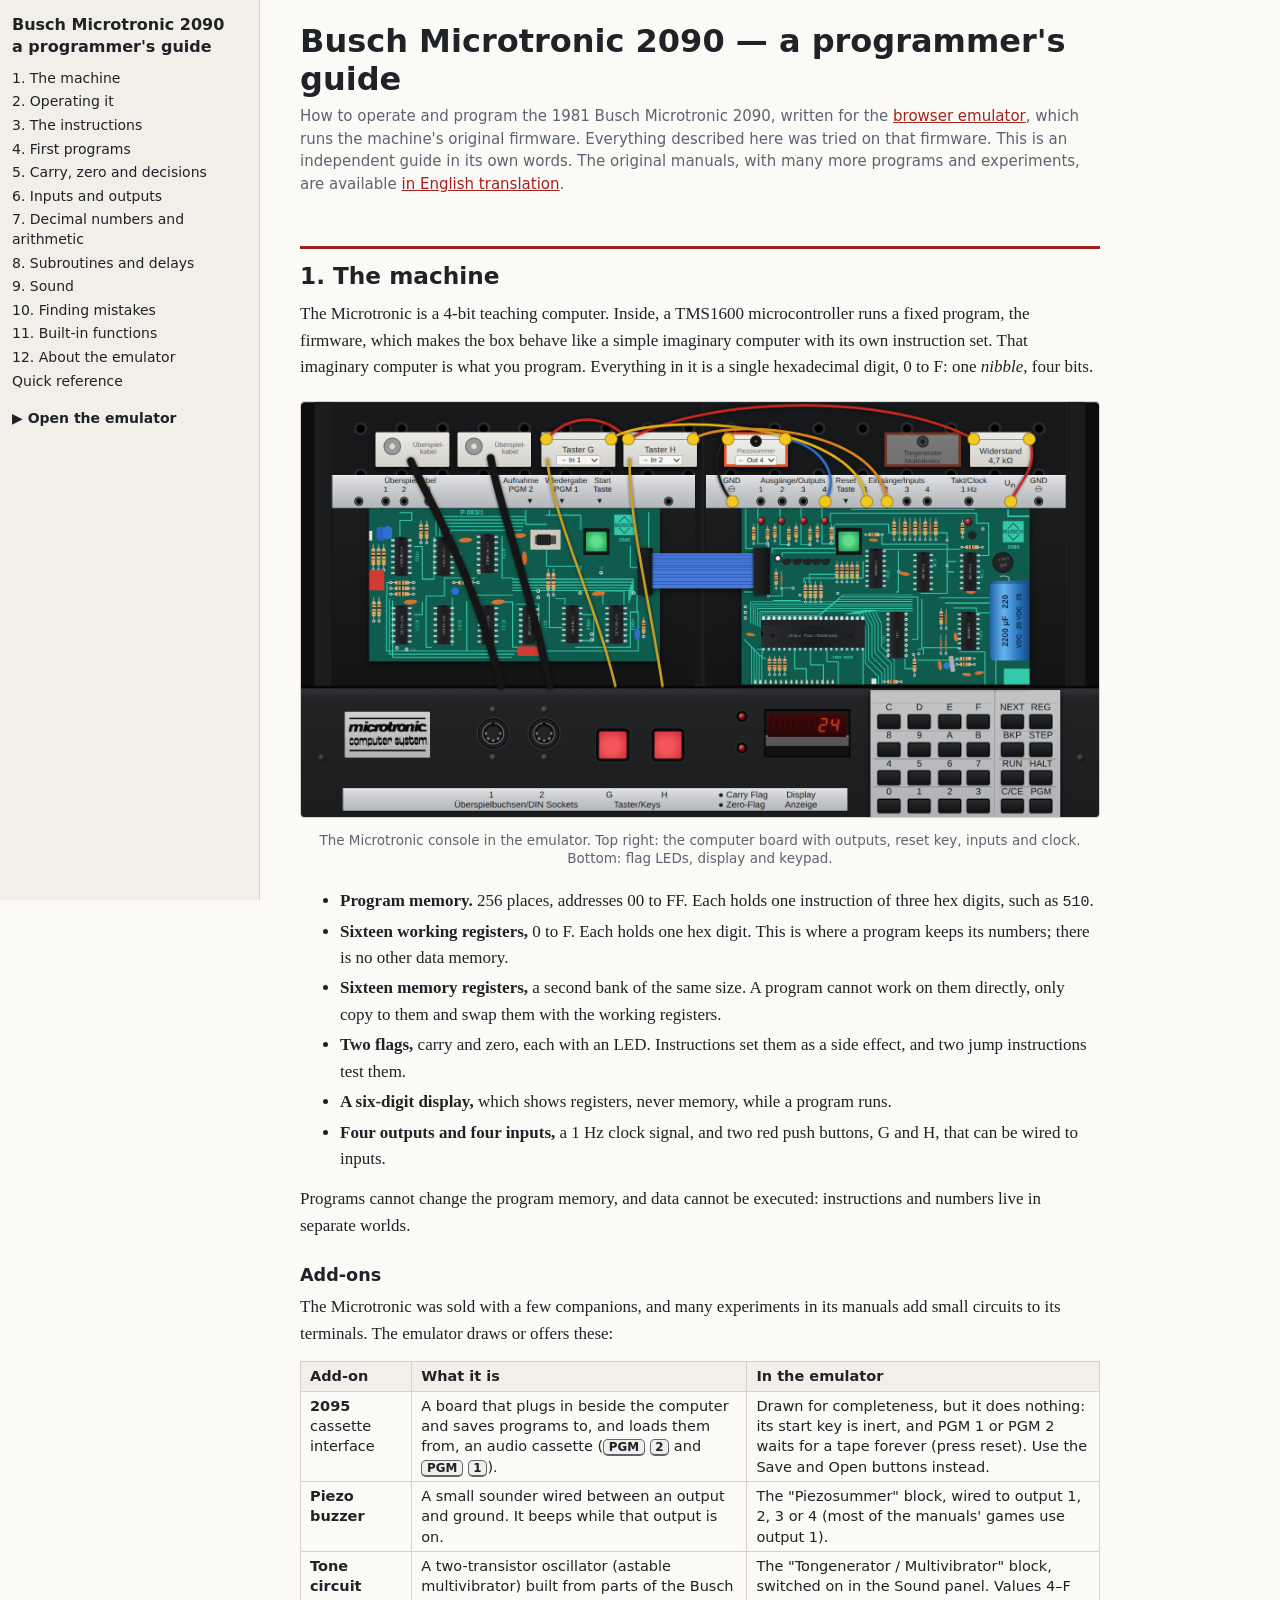
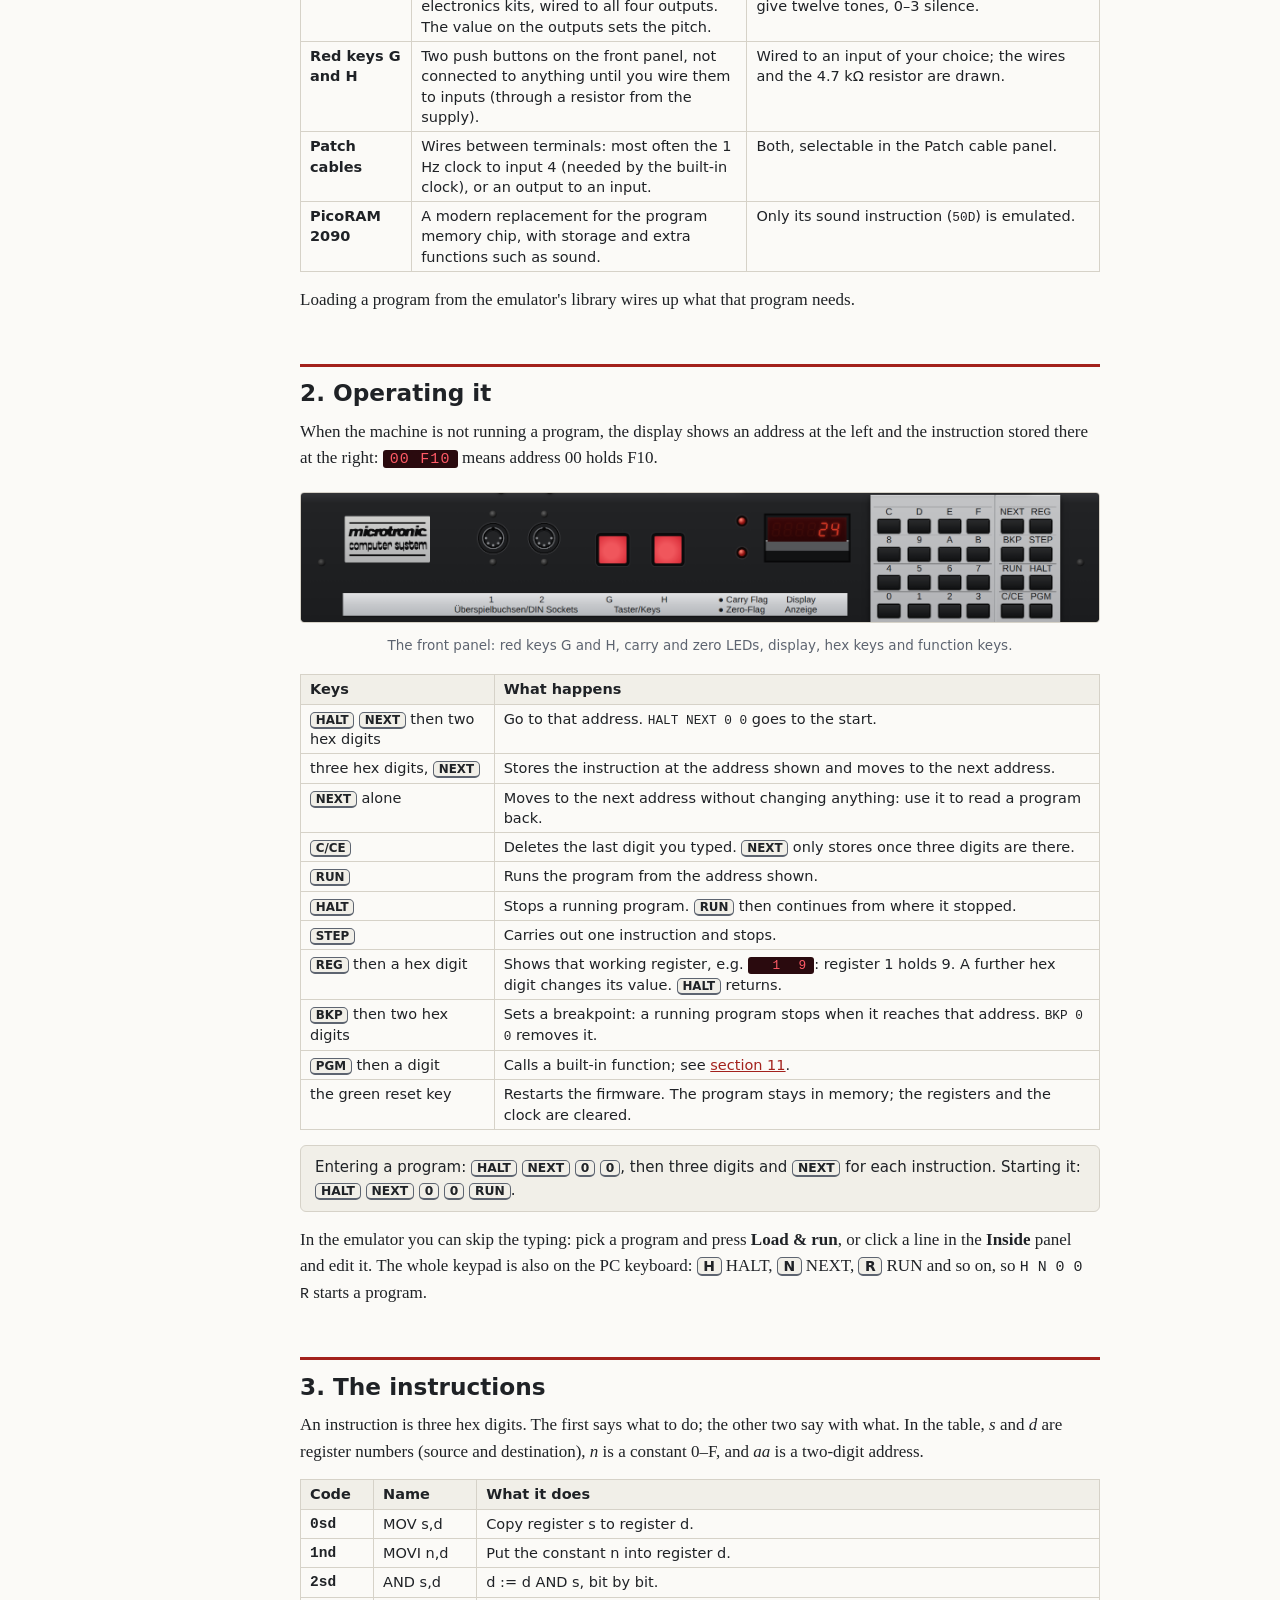
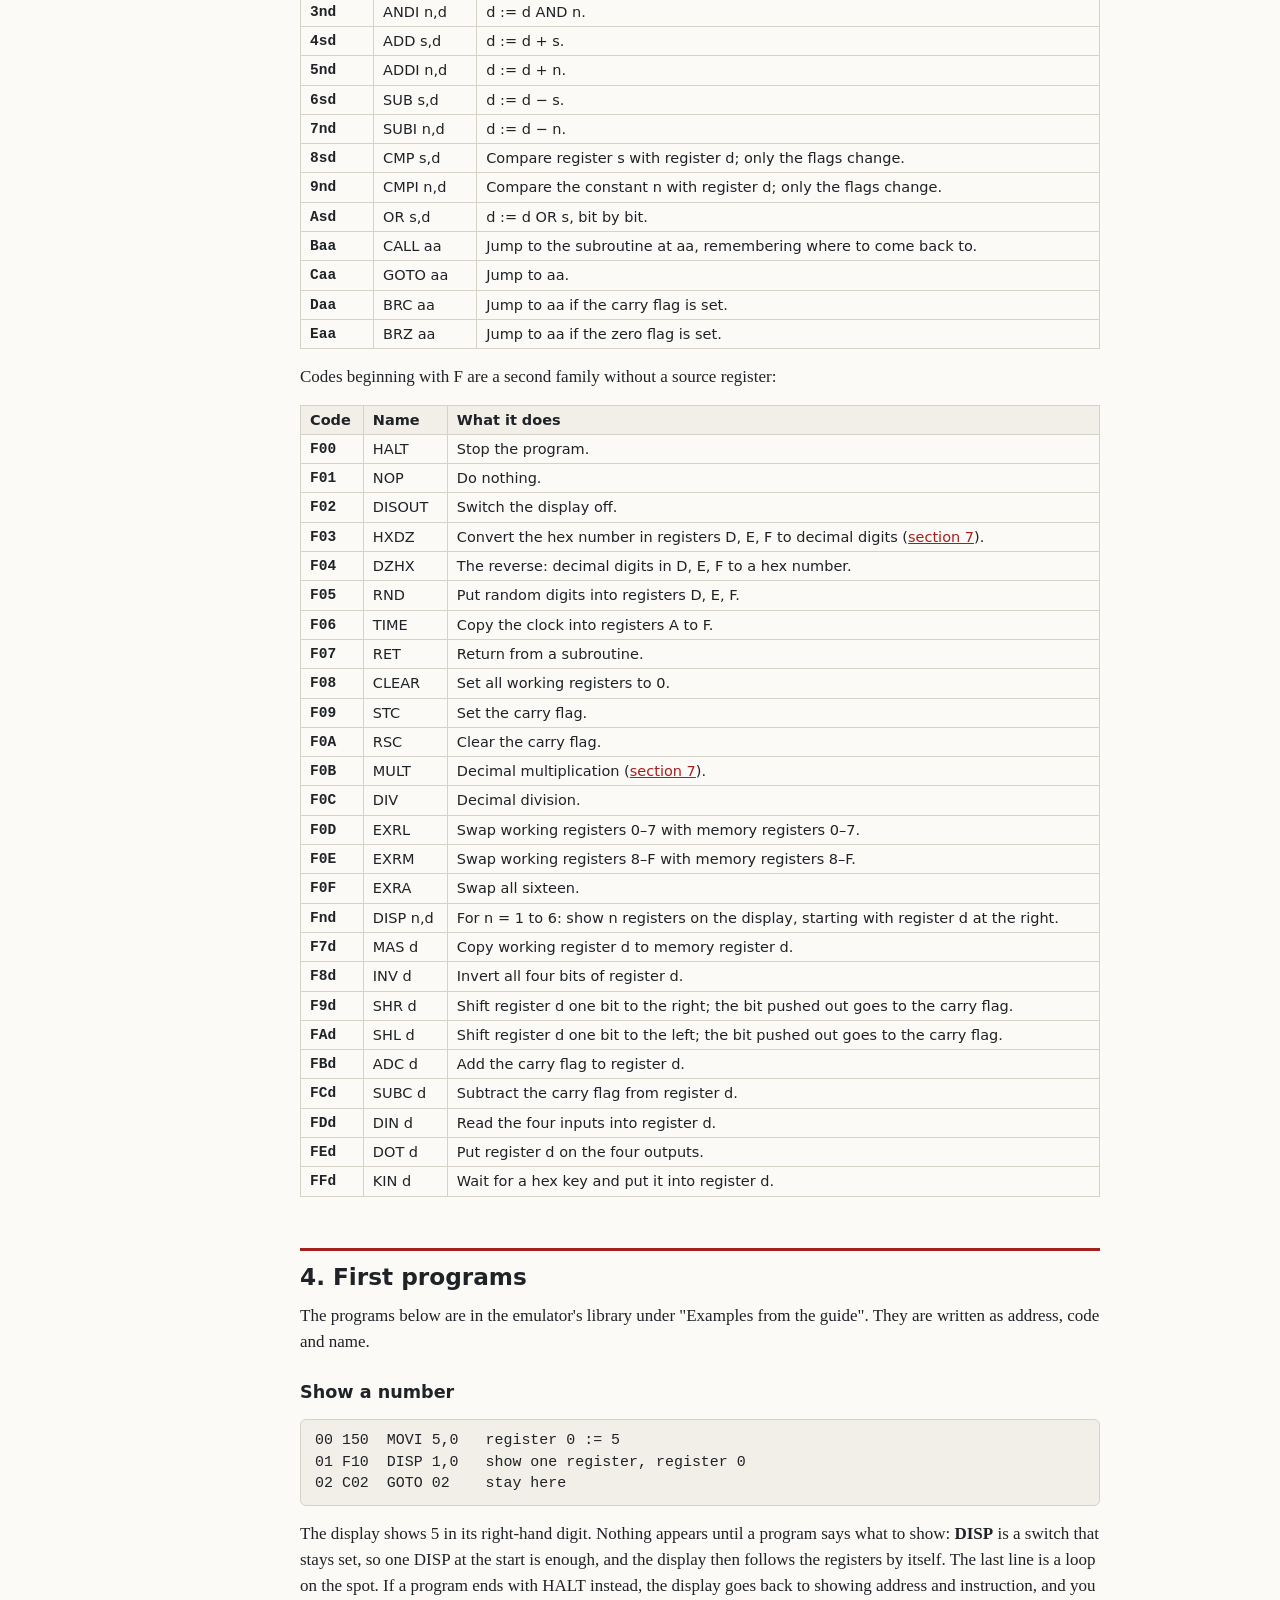
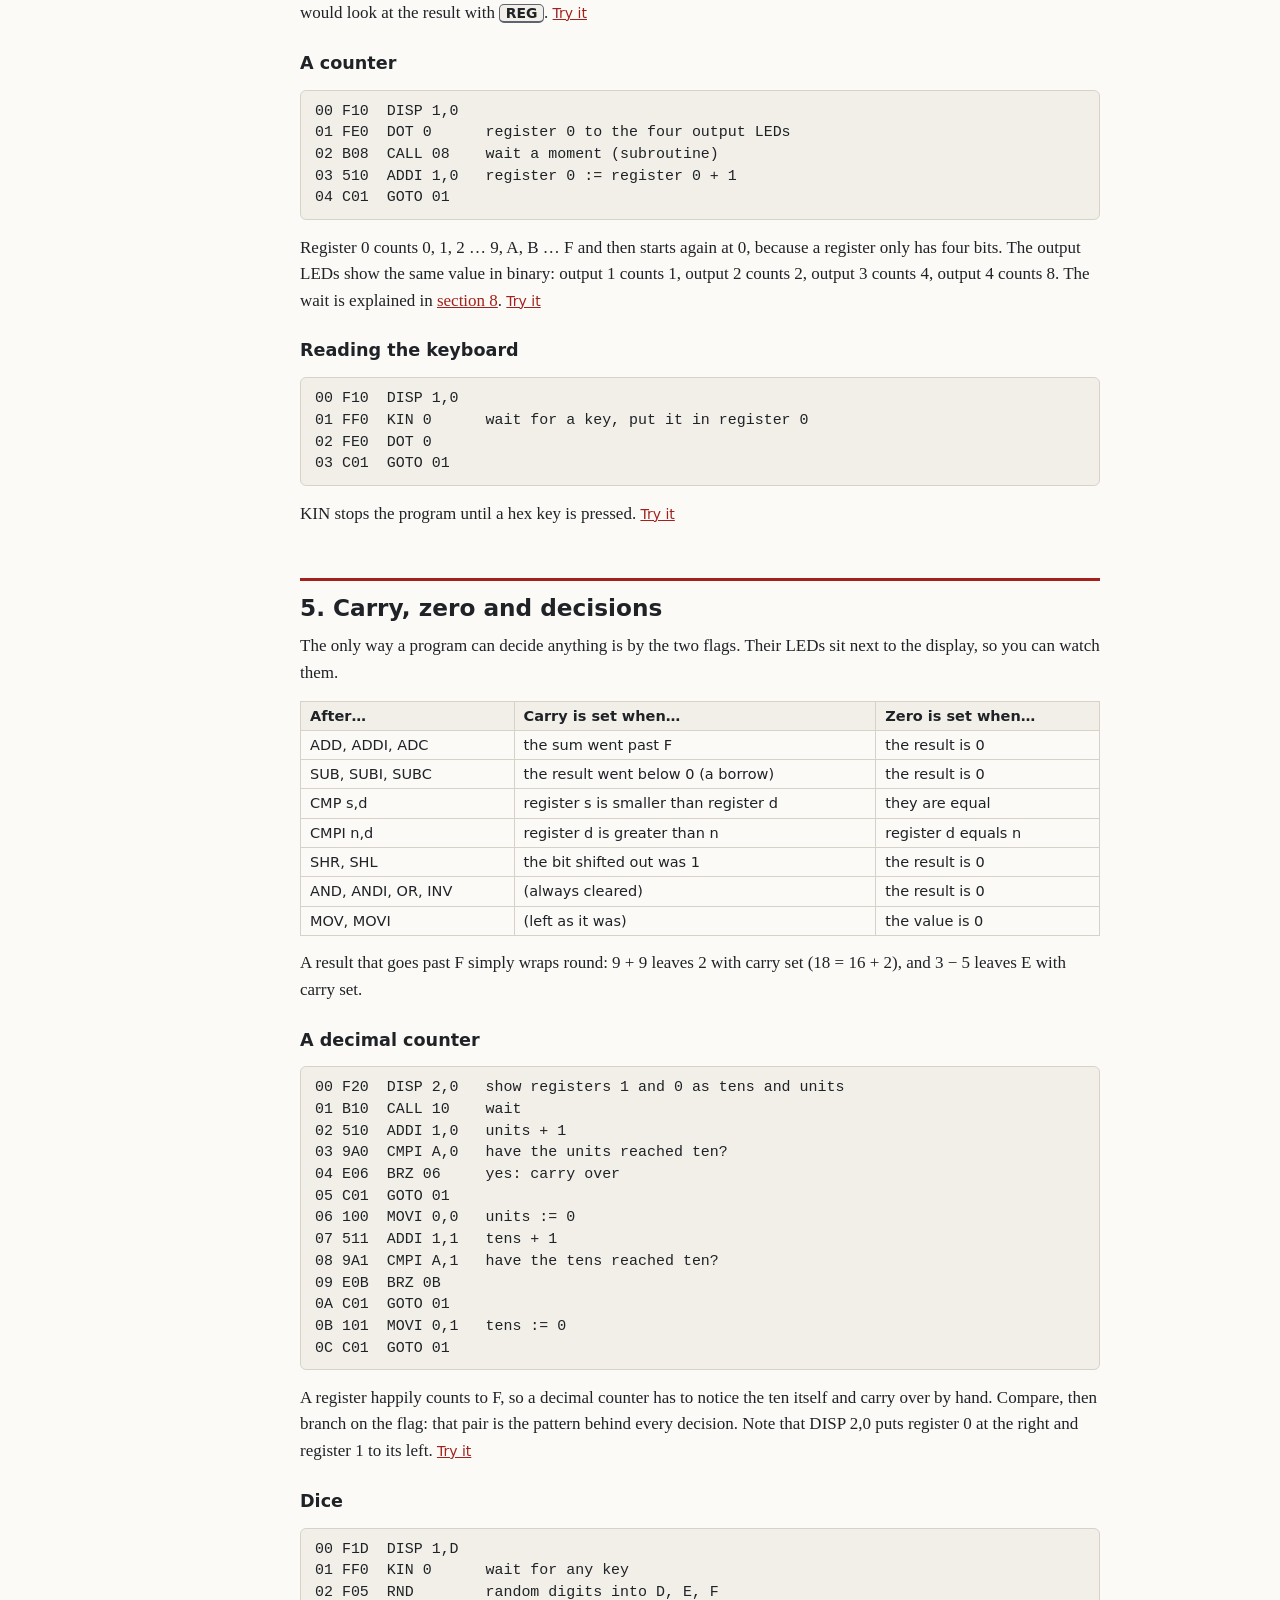
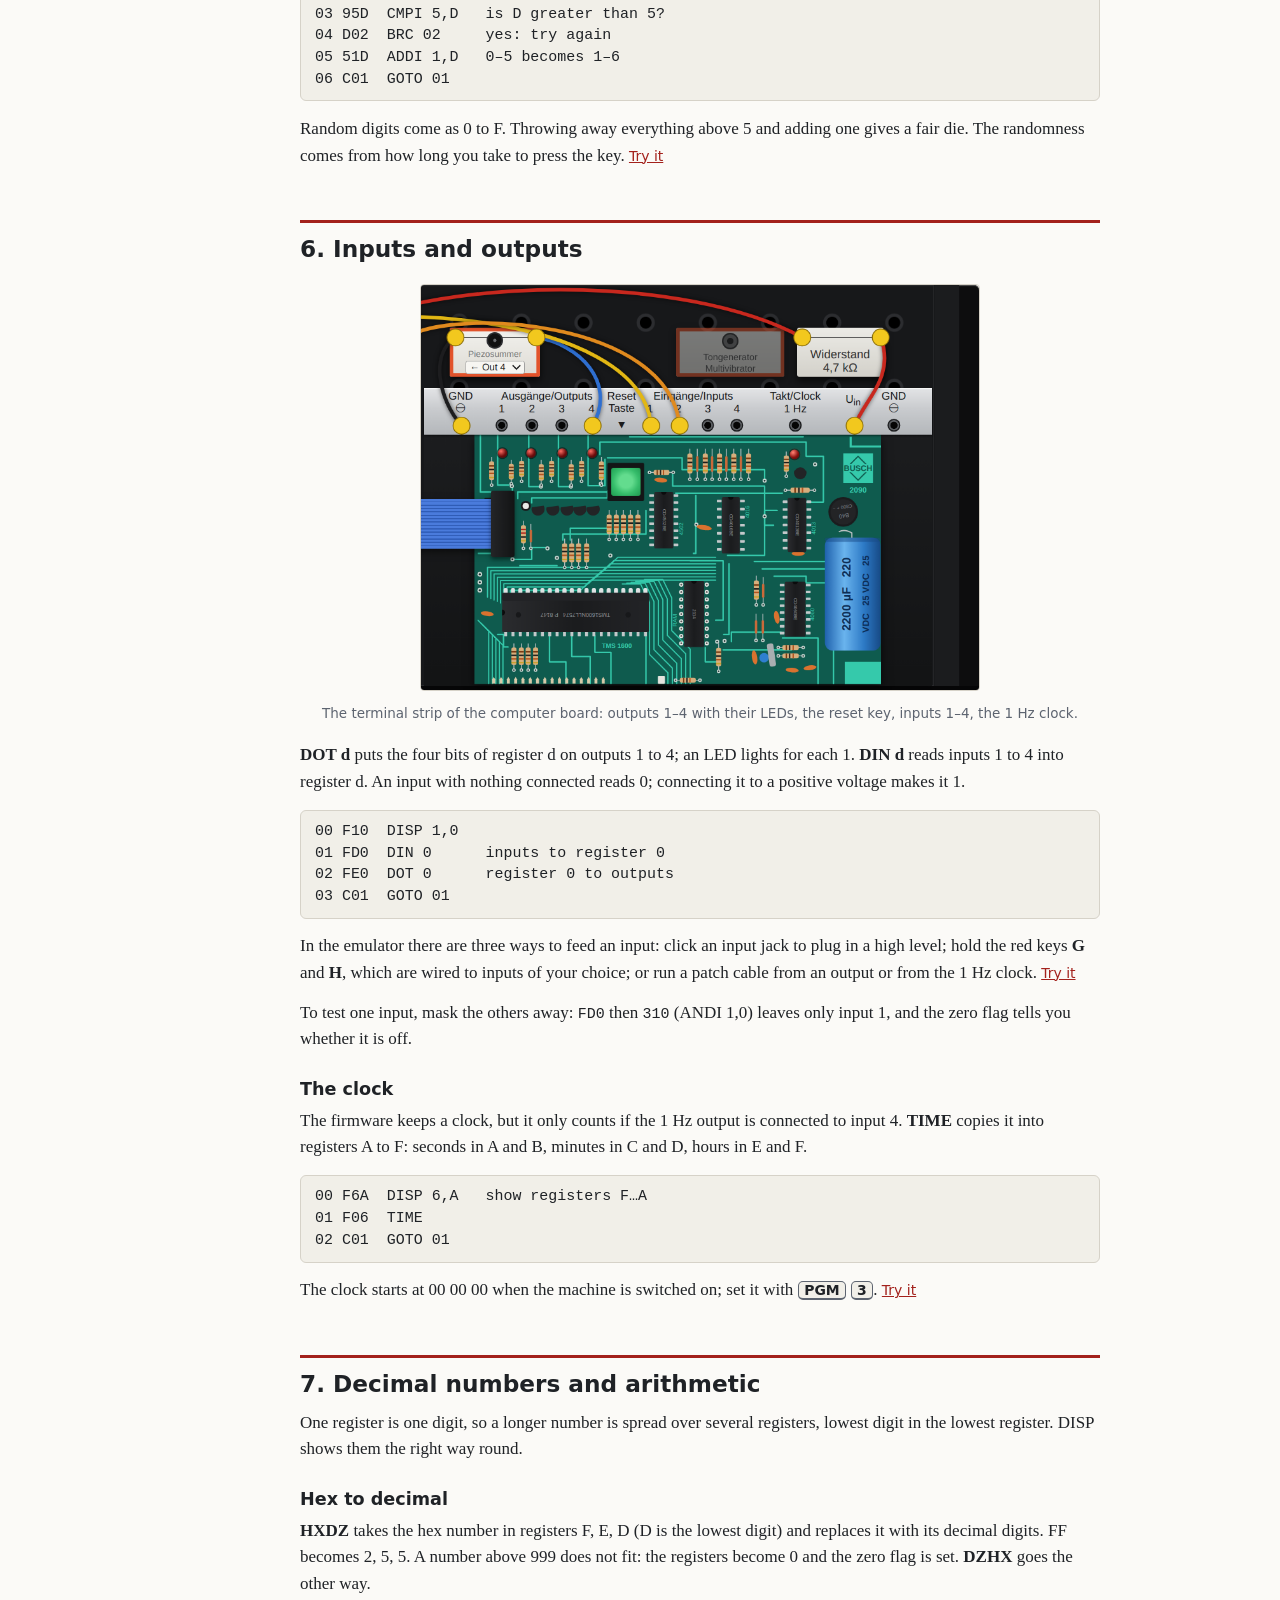
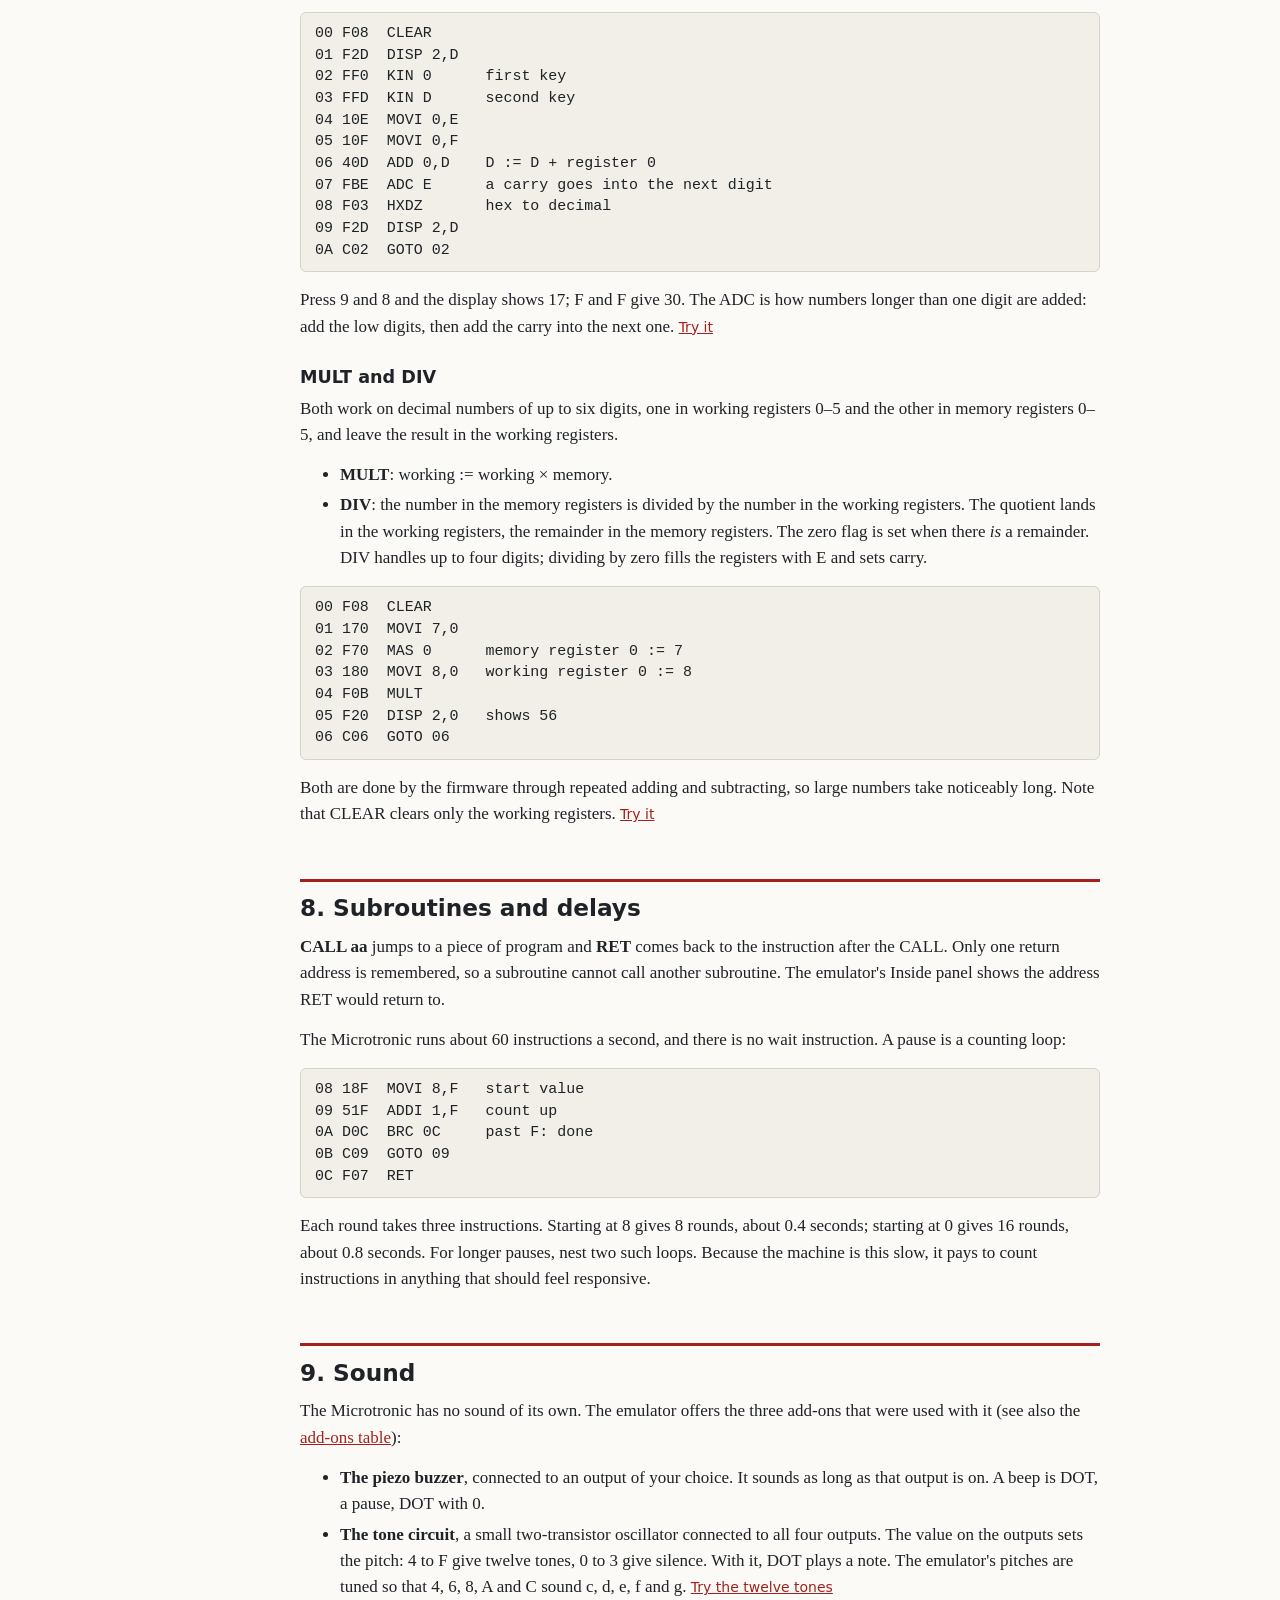
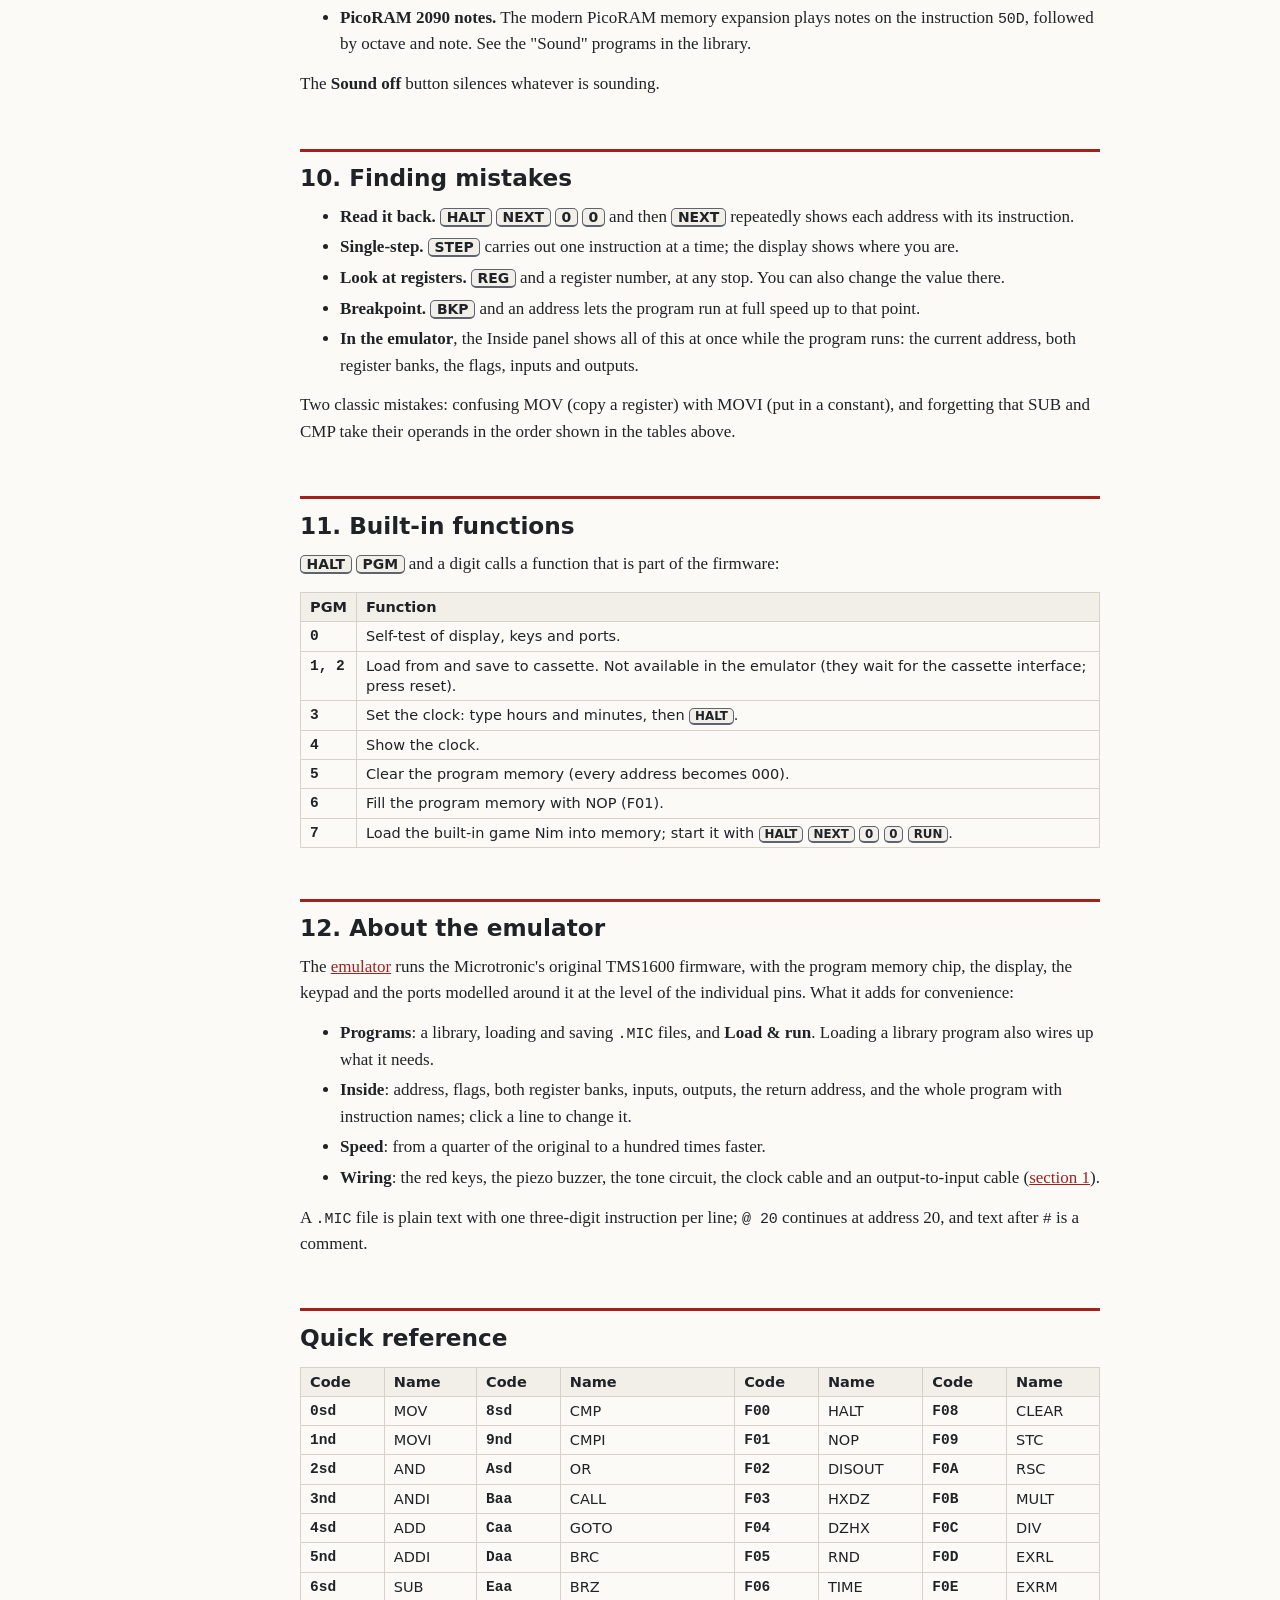
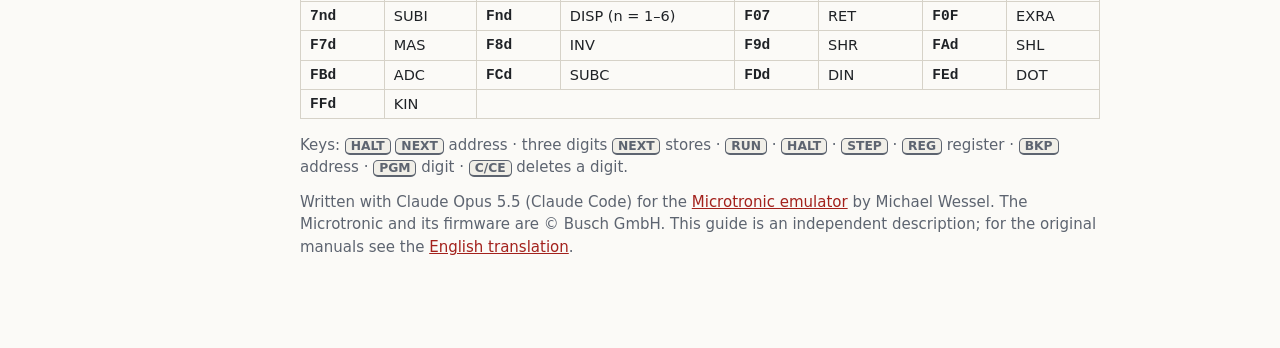
<file: guide.html>
<!doctype html>
<html lang="en">
<head>
<meta charset="utf-8">
<meta name="viewport" content="width=device-width, initial-scale=1">
<title>Busch Microtronic 2090 — a programmer's guide</title>
<style>
:root { --bg: #fbfaf7; --ink: #1f2226; --muted: #5d6470; --line: #d6d2c8; --accent: #a3211c; --panel: #f1efe8; }
@media (prefers-color-scheme: dark) { :root { --bg: #17191c; --ink: #e6e4df; --muted: #9aa0aa; --line: #383c42; --accent: #ff6a5e; --panel: #212428; } }
* { box-sizing: border-box; }
body { margin: 0; background: var(--bg); color: var(--ink); font: 17px/1.55 Georgia, "Times New Roman", serif; }
nav { position: fixed; left: 0; top: 0; bottom: 0; width: 260px; overflow-y: auto; padding: 14px 12px 30px; border-right: 1px solid var(--line); background: var(--panel); font: 14px/1.4 system-ui, sans-serif; }
nav b { display: block; font-size: 16px; margin-bottom: 8px; } nav a { display: block; padding: 2px 0; color: var(--ink); text-decoration: none; } nav a:hover { color: var(--accent); } nav a.sub { padding-left: 12px; font-size: 13px; }
main { margin-left: 260px; max-width: 880px; padding: 22px 40px 80px; }
@media (max-width: 900px) { nav { position: static; width: auto; border-right: 0; border-bottom: 1px solid var(--line); } main { margin-left: 0; padding: 16px; } }
h1 { font: 700 2rem/1.2 system-ui, sans-serif; margin: 0 0 .2em; }
h2 { font: 700 1.45rem/1.25 system-ui, sans-serif; margin: 2.2em 0 .5em; padding-top: .5em; border-top: 3px solid var(--accent); }
h3 { font: 700 1.1rem/1.25 system-ui, sans-serif; margin: 1.5em 0 .4em; }
p, ul, ol { margin: 0 0 .8em; } li { margin-bottom: .25em; }
.lead { color: var(--muted); font: 15px/1.5 system-ui, sans-serif; }
figure { margin: 1.2em 0; text-align: center; } figure img { max-width: 100%; height: auto; border: 1px solid var(--line); border-radius: 4px; }
figcaption { font: 13.5px/1.35 system-ui, sans-serif; color: var(--muted); margin-top: .35em; }
kbd { font: 700 .82em system-ui, sans-serif; border: 1px solid var(--muted); border-bottom-width: 2px; border-radius: 5px; padding: 0 .4em; background: var(--panel); white-space: nowrap; }
code, pre, .d { font-family: ui-monospace, Menlo, Consolas, monospace; font-size: .88em; }
.d { background: #2a0a0e; color: #ff5a66; padding: 1px 7px; border-radius: 3px; white-space: pre; letter-spacing: .08em; }
pre { background: var(--panel); border: 1px solid var(--line); border-radius: 6px; padding: 10px 14px; overflow-x: auto; line-height: 1.45; }
table { border-collapse: collapse; font: 14.5px/1.4 system-ui, sans-serif; margin: 1em 0; width: 100%; } th, td { border: 1px solid var(--line); padding: 4px 9px; text-align: left; vertical-align: top; }
th { background: var(--panel); } td.c { font-family: ui-monospace, Menlo, Consolas, monospace; white-space: nowrap; font-weight: 700; }
.box { border: 1px solid var(--line); background: var(--panel); border-radius: 6px; padding: 10px 14px; margin: 1em 0; font: 15px/1.5 system-ui, sans-serif; }
a { color: var(--accent); }
.try { font: 14px system-ui, sans-serif; }
@media print { nav { display: none; } main { margin: 0; max-width: none; padding: 0; } body { font-size: 11pt; background: #fff; color: #000; } pre, table, figure, .box { break-inside: avoid; } h2 { break-before: page; } h2, h3 { break-after: avoid; } @page { size: A4; margin: 18mm 16mm; } }
</style>
</head>
<body>
<nav>
  <b>Busch Microtronic 2090<br>a programmer's guide</b>
  <a href="#machine">1. The machine</a>
  <a href="#operate">2. Operating it</a>
  <a href="#instr">3. The instructions</a>
  <a href="#first">4. First programs</a>
  <a href="#flags">5. Carry, zero and decisions</a>
  <a href="#io">6. Inputs and outputs</a>
  <a href="#math">7. Decimal numbers and arithmetic</a>
  <a href="#sub">8. Subroutines and delays</a>
  <a href="#sound">9. Sound</a>
  <a href="#debug">10. Finding mistakes</a>
  <a href="#pgm">11. Built-in functions</a>
  <a href="#emu">12. About the emulator</a>
  <a href="#ref">Quick reference</a>
  <a href="index.html" style="margin-top:14px;font-weight:700">▶ Open the emulator</a>
</nav>
<main>
<h1>Busch Microtronic 2090 — a programmer's guide</h1>
<p class="lead">How to operate and program the 1981 Busch Microtronic 2090, written for the <a href="index.html">browser emulator</a>, which runs the
machine's original firmware. Everything described here was tried on that firmware. This is an independent guide in its own words. The original
manuals, with many more programs and experiments, are available <a href="https://lambdamikel.github.io/microtronic-2090-manuals-english/">in English translation</a>.</p>

<h2 id="machine">1. The machine</h2>
<p>The Microtronic is a 4-bit teaching computer. Inside, a TMS1600 microcontroller runs a fixed program, the firmware, which makes the box behave like
a simple imaginary computer with its own instruction set. That imaginary computer is what you program. Everything in it is a single hexadecimal
digit, 0 to F: one <i>nibble</i>, four bits.</p>
<figure><img src="img/guide-console.png" alt="The Microtronic in the emulator" width="1770" height="921">
<figcaption>The Microtronic console in the emulator. Top right: the computer board with outputs, reset key, inputs and clock. Bottom: flag LEDs, display and keypad.</figcaption></figure>
<ul>
<li><b>Program memory.</b> 256 places, addresses 00 to FF. Each holds one instruction of three hex digits, such as <code>510</code>.</li>
<li><b>Sixteen working registers,</b> 0 to F. Each holds one hex digit. This is where a program keeps its numbers; there is no other data memory.</li>
<li><b>Sixteen memory registers,</b> a second bank of the same size. A program cannot work on them directly, only copy to them and swap them with the working registers.</li>
<li><b>Two flags,</b> carry and zero, each with an LED. Instructions set them as a side effect, and two jump instructions test them.</li>
<li><b>A six-digit display,</b> which shows registers, never memory, while a program runs.</li>
<li><b>Four outputs and four inputs,</b> a 1&nbsp;Hz clock signal, and two red push buttons, G and H, that can be wired to inputs.</li>
</ul>
<p>Programs cannot change the program memory, and data cannot be executed: instructions and numbers live in separate worlds.</p>
<h3 id="addons">Add-ons</h3>
<p>The Microtronic was sold with a few companions, and many experiments in its manuals add small circuits to its terminals. The emulator draws or offers these:</p>
<table>
<tr><th>Add-on</th><th>What it is</th><th>In the emulator</th></tr>
<tr><td><b>2095</b> cassette interface</td><td>A board that plugs in beside the computer and saves programs to, and loads them from, an audio cassette (<kbd>PGM</kbd> <kbd>2</kbd> and <kbd>PGM</kbd> <kbd>1</kbd>).</td><td>Drawn for completeness, but it does nothing: its start key is inert, and PGM 1 or PGM 2 waits for a tape forever (press reset). Use the Save and Open buttons instead.</td></tr>
<tr><td><b>Piezo buzzer</b></td><td>A small sounder wired between an output and ground. It beeps while that output is on.</td><td>The "Piezosummer" block, wired to output 1, 2, 3 or 4 (most of the manuals' games use output 1).</td></tr>
<tr><td><b>Tone circuit</b></td><td>A two-transistor oscillator (astable multivibrator) built from parts of the Busch electronics kits, wired to all four outputs. The value on the outputs sets the pitch.</td><td>The "Tongenerator / Multivibrator" block, switched on in the Sound panel. Values 4–F give twelve tones, 0–3 silence.</td></tr>
<tr><td><b>Red keys G and H</b></td><td>Two push buttons on the front panel, not connected to anything until you wire them to inputs (through a resistor from the supply).</td><td>Wired to an input of your choice; the wires and the 4.7 kΩ resistor are drawn.</td></tr>
<tr><td><b>Patch cables</b></td><td>Wires between terminals: most often the 1 Hz clock to input 4 (needed by the built-in clock), or an output to an input.</td><td>Both, selectable in the Patch cable panel.</td></tr>
<tr><td><b>PicoRAM 2090</b></td><td>A modern replacement for the program memory chip, with storage and extra functions such as sound.</td><td>Only its sound instruction (<code>50D</code>) is emulated.</td></tr>
</table>
<p>Loading a program from the emulator's library wires up what that program needs.</p>

<h2 id="operate">2. Operating it</h2>
<p>When the machine is not running a program, the display shows an address at the left and the instruction stored there at the right:
<span class="d">00 F10</span> means address 00 holds F10.</p>
<figure><img src="img/guide-front.png" alt="Front panel" width="1770" height="285"><figcaption>The front panel: red keys G and H, carry and zero LEDs, display, hex keys and function keys.</figcaption></figure>
<table>
<tr><th>Keys</th><th>What happens</th></tr>
<tr><td><kbd>HALT</kbd> <kbd>NEXT</kbd> then two hex digits</td><td>Go to that address. <code>HALT NEXT 0 0</code> goes to the start.</td></tr>
<tr><td>three hex digits, <kbd>NEXT</kbd></td><td>Stores the instruction at the address shown and moves to the next address.</td></tr>
<tr><td><kbd>NEXT</kbd> alone</td><td>Moves to the next address without changing anything: use it to read a program back.</td></tr>
<tr><td><kbd>C/CE</kbd></td><td>Deletes the last digit you typed. <kbd>NEXT</kbd> only stores once three digits are there.</td></tr>
<tr><td><kbd>RUN</kbd></td><td>Runs the program from the address shown.</td></tr>
<tr><td><kbd>HALT</kbd></td><td>Stops a running program. <kbd>RUN</kbd> then continues from where it stopped.</td></tr>
<tr><td><kbd>STEP</kbd></td><td>Carries out one instruction and stops.</td></tr>
<tr><td><kbd>REG</kbd> then a hex digit</td><td>Shows that working register, e.g. <span class="d">  1  9</span>: register 1 holds 9. A further hex digit changes its value. <kbd>HALT</kbd> returns.</td></tr>
<tr><td><kbd>BKP</kbd> then two hex digits</td><td>Sets a breakpoint: a running program stops when it reaches that address. <code>BKP 0 0</code> removes it.</td></tr>
<tr><td><kbd>PGM</kbd> then a digit</td><td>Calls a built-in function; see <a href="#pgm">section 11</a>.</td></tr>
<tr><td>the green reset key</td><td>Restarts the firmware. The program stays in memory; the registers and the clock are cleared.</td></tr>
</table>
<div class="box">Entering a program: <kbd>HALT</kbd> <kbd>NEXT</kbd> <kbd>0</kbd> <kbd>0</kbd>, then three digits and <kbd>NEXT</kbd> for each instruction.
Starting it: <kbd>HALT</kbd> <kbd>NEXT</kbd> <kbd>0</kbd> <kbd>0</kbd> <kbd>RUN</kbd>.</div>
<p>In the emulator you can skip the typing: pick a program and press <b>Load &amp; run</b>, or click a line in the <b>Inside</b> panel and edit it.
The whole keypad is also on the PC keyboard: <kbd>H</kbd> HALT, <kbd>N</kbd> NEXT, <kbd>R</kbd> RUN and so on, so <code>H N 0 0 R</code> starts a program.</p>

<h2 id="instr">3. The instructions</h2>
<p>An instruction is three hex digits. The first says what to do; the other two say with what. In the table, <i>s</i> and <i>d</i> are register numbers
(source and destination), <i>n</i> is a constant 0–F, and <i>aa</i> is a two-digit address.</p>
<table>
<tr><th>Code</th><th>Name</th><th>What it does</th></tr>
<tr><td class="c">0sd</td><td>MOV s,d</td><td>Copy register s to register d.</td></tr>
<tr><td class="c">1nd</td><td>MOVI n,d</td><td>Put the constant n into register d.</td></tr>
<tr><td class="c">2sd</td><td>AND s,d</td><td>d := d AND s, bit by bit.</td></tr>
<tr><td class="c">3nd</td><td>ANDI n,d</td><td>d := d AND n.</td></tr>
<tr><td class="c">4sd</td><td>ADD s,d</td><td>d := d + s.</td></tr>
<tr><td class="c">5nd</td><td>ADDI n,d</td><td>d := d + n.</td></tr>
<tr><td class="c">6sd</td><td>SUB s,d</td><td>d := d − s.</td></tr>
<tr><td class="c">7nd</td><td>SUBI n,d</td><td>d := d − n.</td></tr>
<tr><td class="c">8sd</td><td>CMP s,d</td><td>Compare register s with register d; only the flags change.</td></tr>
<tr><td class="c">9nd</td><td>CMPI n,d</td><td>Compare the constant n with register d; only the flags change.</td></tr>
<tr><td class="c">Asd</td><td>OR s,d</td><td>d := d OR s, bit by bit.</td></tr>
<tr><td class="c">Baa</td><td>CALL aa</td><td>Jump to the subroutine at aa, remembering where to come back to.</td></tr>
<tr><td class="c">Caa</td><td>GOTO aa</td><td>Jump to aa.</td></tr>
<tr><td class="c">Daa</td><td>BRC aa</td><td>Jump to aa if the carry flag is set.</td></tr>
<tr><td class="c">Eaa</td><td>BRZ aa</td><td>Jump to aa if the zero flag is set.</td></tr>
</table>
<p>Codes beginning with F are a second family without a source register:</p>
<table>
<tr><th>Code</th><th>Name</th><th>What it does</th></tr>
<tr><td class="c">F00</td><td>HALT</td><td>Stop the program.</td></tr>
<tr><td class="c">F01</td><td>NOP</td><td>Do nothing.</td></tr>
<tr><td class="c">F02</td><td>DISOUT</td><td>Switch the display off.</td></tr>
<tr><td class="c">F03</td><td>HXDZ</td><td>Convert the hex number in registers D, E, F to decimal digits (<a href="#math">section 7</a>).</td></tr>
<tr><td class="c">F04</td><td>DZHX</td><td>The reverse: decimal digits in D, E, F to a hex number.</td></tr>
<tr><td class="c">F05</td><td>RND</td><td>Put random digits into registers D, E, F.</td></tr>
<tr><td class="c">F06</td><td>TIME</td><td>Copy the clock into registers A to F.</td></tr>
<tr><td class="c">F07</td><td>RET</td><td>Return from a subroutine.</td></tr>
<tr><td class="c">F08</td><td>CLEAR</td><td>Set all working registers to 0.</td></tr>
<tr><td class="c">F09</td><td>STC</td><td>Set the carry flag.</td></tr>
<tr><td class="c">F0A</td><td>RSC</td><td>Clear the carry flag.</td></tr>
<tr><td class="c">F0B</td><td>MULT</td><td>Decimal multiplication (<a href="#math">section 7</a>).</td></tr>
<tr><td class="c">F0C</td><td>DIV</td><td>Decimal division.</td></tr>
<tr><td class="c">F0D</td><td>EXRL</td><td>Swap working registers 0–7 with memory registers 0–7.</td></tr>
<tr><td class="c">F0E</td><td>EXRM</td><td>Swap working registers 8–F with memory registers 8–F.</td></tr>
<tr><td class="c">F0F</td><td>EXRA</td><td>Swap all sixteen.</td></tr>
<tr><td class="c">Fnd</td><td>DISP n,d</td><td>For n = 1 to 6: show n registers on the display, starting with register d at the right.</td></tr>
<tr><td class="c">F7d</td><td>MAS d</td><td>Copy working register d to memory register d.</td></tr>
<tr><td class="c">F8d</td><td>INV d</td><td>Invert all four bits of register d.</td></tr>
<tr><td class="c">F9d</td><td>SHR d</td><td>Shift register d one bit to the right; the bit pushed out goes to the carry flag.</td></tr>
<tr><td class="c">FAd</td><td>SHL d</td><td>Shift register d one bit to the left; the bit pushed out goes to the carry flag.</td></tr>
<tr><td class="c">FBd</td><td>ADC d</td><td>Add the carry flag to register d.</td></tr>
<tr><td class="c">FCd</td><td>SUBC d</td><td>Subtract the carry flag from register d.</td></tr>
<tr><td class="c">FDd</td><td>DIN d</td><td>Read the four inputs into register d.</td></tr>
<tr><td class="c">FEd</td><td>DOT d</td><td>Put register d on the four outputs.</td></tr>
<tr><td class="c">FFd</td><td>KIN d</td><td>Wait for a hex key and put it into register d.</td></tr>
</table>

<h2 id="first">4. First programs</h2>
<p>The programs below are in the emulator's library under "Examples from the guide". They are written as address, code and name.</p>
<h3>Show a number</h3>
<pre>00 150  MOVI 5,0   register 0 := 5
01 F10  DISP 1,0   show one register, register 0
02 C02  GOTO 02    stay here</pre>
<p>The display shows 5 in its right-hand digit. Nothing appears until a program says what to show: <b>DISP</b> is a switch that stays set, so one DISP at the start
is enough, and the display then follows the registers by itself. The last line is a loop on the spot. If a program ends with HALT instead, the display goes back
to showing address and instruction, and you would look at the result with <kbd>REG</kbd>. <span class="try"><a href="index.html?load=G-FIRST">Try it</a></span></p>
<h3>A counter</h3>
<pre>00 F10  DISP 1,0
01 FE0  DOT 0      register 0 to the four output LEDs
02 B08  CALL 08    wait a moment (subroutine)
03 510  ADDI 1,0   register 0 := register 0 + 1
04 C01  GOTO 01</pre>
<p>Register 0 counts 0, 1, 2 … 9, A, B … F and then starts again at 0, because a register only has four bits. The output LEDs show the same value in binary:
output 1 counts 1, output 2 counts 2, output 3 counts 4, output 4 counts 8. The wait is explained in <a href="#sub">section 8</a>. <span class="try"><a href="index.html?load=G-COUNT">Try it</a></span></p>
<h3>Reading the keyboard</h3>
<pre>00 F10  DISP 1,0
01 FF0  KIN 0      wait for a key, put it in register 0
02 FE0  DOT 0
03 C01  GOTO 01</pre>
<p>KIN stops the program until a hex key is pressed. <span class="try"><a href="index.html?load=G-KEYS">Try it</a></span></p>

<h2 id="flags">5. Carry, zero and decisions</h2>
<p>The only way a program can decide anything is by the two flags. Their LEDs sit next to the display, so you can watch them.</p>
<table>
<tr><th>After…</th><th>Carry is set when…</th><th>Zero is set when…</th></tr>
<tr><td>ADD, ADDI, ADC</td><td>the sum went past F</td><td>the result is 0</td></tr>
<tr><td>SUB, SUBI, SUBC</td><td>the result went below 0 (a borrow)</td><td>the result is 0</td></tr>
<tr><td>CMP s,d</td><td>register s is smaller than register d</td><td>they are equal</td></tr>
<tr><td>CMPI n,d</td><td>register d is greater than n</td><td>register d equals n</td></tr>
<tr><td>SHR, SHL</td><td>the bit shifted out was 1</td><td>the result is 0</td></tr>
<tr><td>AND, ANDI, OR, INV</td><td>(always cleared)</td><td>the result is 0</td></tr>
<tr><td>MOV, MOVI</td><td>(left as it was)</td><td>the value is 0</td></tr>
</table>
<p>A result that goes past F simply wraps round: 9 + 9 leaves 2 with carry set (18 = 16 + 2), and 3 − 5 leaves E with carry set.</p>
<h3>A decimal counter</h3>
<pre>00 F20  DISP 2,0   show registers 1 and 0 as tens and units
01 B10  CALL 10    wait
02 510  ADDI 1,0   units + 1
03 9A0  CMPI A,0   have the units reached ten?
04 E06  BRZ 06     yes: carry over
05 C01  GOTO 01
06 100  MOVI 0,0   units := 0
07 511  ADDI 1,1   tens + 1
08 9A1  CMPI A,1   have the tens reached ten?
09 E0B  BRZ 0B
0A C01  GOTO 01
0B 101  MOVI 0,1   tens := 0
0C C01  GOTO 01</pre>
<p>A register happily counts to F, so a decimal counter has to notice the ten itself and carry over by hand. Compare, then branch on the flag: that pair
is the pattern behind every decision. Note that DISP 2,0 puts register 0 at the right and register 1 to its left. <span class="try"><a href="index.html?load=G-DECIMAL">Try it</a></span></p>
<h3>Dice</h3>
<pre>00 F1D  DISP 1,D
01 FF0  KIN 0      wait for any key
02 F05  RND        random digits into D, E, F
03 95D  CMPI 5,D   is D greater than 5?
04 D02  BRC 02     yes: try again
05 51D  ADDI 1,D   0–5 becomes 1–6
06 C01  GOTO 01</pre>
<p>Random digits come as 0 to F. Throwing away everything above 5 and adding one gives a fair die. The randomness comes from how long you take to press the key. <span class="try"><a href="index.html?load=G-DICE">Try it</a></span></p>

<h2 id="io">6. Inputs and outputs</h2>
<figure><img src="img/guide-board.png" alt="The computer board" width="877" height="636" style="max-width:70%">
<figcaption>The terminal strip of the computer board: outputs 1–4 with their LEDs, the reset key, inputs 1–4, the 1 Hz clock.</figcaption></figure>
<p><b>DOT d</b> puts the four bits of register d on outputs 1 to 4; an LED lights for each 1. <b>DIN d</b> reads inputs 1 to 4 into register d. An input with nothing
connected reads 0; connecting it to a positive voltage makes it 1.</p>
<pre>00 F10  DISP 1,0
01 FD0  DIN 0      inputs to register 0
02 FE0  DOT 0      register 0 to outputs
03 C01  GOTO 01</pre>
<p>In the emulator there are three ways to feed an input: click an input jack to plug in a high level; hold the red keys <b>G</b> and <b>H</b>, which are wired to inputs
of your choice; or run a patch cable from an output or from the 1&nbsp;Hz clock. <span class="try"><a href="index.html?load=G-INOUT">Try it</a></span></p>
<p>To test one input, mask the others away: <code>FD0</code> then <code>310</code> (ANDI 1,0) leaves only input 1, and the zero flag tells you whether it is off.</p>
<h3>The clock</h3>
<p>The firmware keeps a clock, but it only counts if the 1&nbsp;Hz output is connected to input 4. <b>TIME</b> copies it into registers A to F: seconds in A and B,
minutes in C and D, hours in E and F.</p>
<pre>00 F6A  DISP 6,A   show registers F…A
01 F06  TIME
02 C01  GOTO 01</pre>
<p>The clock starts at 00&nbsp;00&nbsp;00 when the machine is switched on; set it with <kbd>PGM</kbd> <kbd>3</kbd>. <span class="try"><a href="index.html?load=G-CLOCK">Try it</a></span></p>

<h2 id="math">7. Decimal numbers and arithmetic</h2>
<p>One register is one digit, so a longer number is spread over several registers, lowest digit in the lowest register. DISP shows them the right way round.</p>
<h3>Hex to decimal</h3>
<p><b>HXDZ</b> takes the hex number in registers F, E, D (D is the lowest digit) and replaces it with its decimal digits. FF becomes 2, 5, 5. A number
above 999 does not fit: the registers become 0 and the zero flag is set. <b>DZHX</b> goes the other way.</p>
<pre>00 F08  CLEAR
01 F2D  DISP 2,D
02 FF0  KIN 0      first key
03 FFD  KIN D      second key
04 10E  MOVI 0,E
05 10F  MOVI 0,F
06 40D  ADD 0,D    D := D + register 0
07 FBE  ADC E      a carry goes into the next digit
08 F03  HXDZ       hex to decimal
09 F2D  DISP 2,D
0A C02  GOTO 02</pre>
<p>Press 9 and 8 and the display shows 17; F and F give 30. The ADC is how numbers longer than one digit are added: add the low digits, then add the carry
into the next one. <span class="try"><a href="index.html?load=G-ADD">Try it</a></span></p>
<h3>MULT and DIV</h3>
<p>Both work on decimal numbers of up to six digits, one in working registers 0–5 and the other in memory registers 0–5, and leave the result in the working registers.</p>
<ul>
<li><b>MULT</b>: working := working × memory.</li>
<li><b>DIV</b>: the number in the memory registers is divided by the number in the working registers. The quotient lands in the working registers,
the remainder in the memory registers. The zero flag is set when there <i>is</i> a remainder. DIV handles up to four digits; dividing by zero fills the registers with E and sets carry.</li>
</ul>
<pre>00 F08  CLEAR
01 170  MOVI 7,0
02 F70  MAS 0      memory register 0 := 7
03 180  MOVI 8,0   working register 0 := 8
04 F0B  MULT
05 F20  DISP 2,0   shows 56
06 C06  GOTO 06</pre>
<p>Both are done by the firmware through repeated adding and subtracting, so large numbers take noticeably long. Note that CLEAR clears only the working registers. <span class="try"><a href="index.html?load=G-MULT">Try it</a></span></p>

<h2 id="sub">8. Subroutines and delays</h2>
<p><b>CALL aa</b> jumps to a piece of program and <b>RET</b> comes back to the instruction after the CALL. Only one return address is remembered, so a subroutine
cannot call another subroutine. The emulator's Inside panel shows the address RET would return to.</p>
<p>The Microtronic runs about 60 instructions a second, and there is no wait instruction. A pause is a counting loop:</p>
<pre>08 18F  MOVI 8,F   start value
09 51F  ADDI 1,F   count up
0A D0C  BRC 0C     past F: done
0B C09  GOTO 09
0C F07  RET</pre>
<p>Each round takes three instructions. Starting at 8 gives 8 rounds, about 0.4 seconds; starting at 0 gives 16 rounds, about 0.8 seconds. For longer pauses, nest two
such loops. Because the machine is this slow, it pays to count instructions in anything that should feel responsive.</p>

<h2 id="sound">9. Sound</h2>
<p>The Microtronic has no sound of its own. The emulator offers the three add-ons that were used with it (see also the <a href="#addons">add-ons table</a>):</p>
<ul>
<li><b>The piezo buzzer</b>, connected to an output of your choice. It sounds as long as that output is on. A beep is DOT, a pause, DOT with 0.</li>
<li><b>The tone circuit</b>, a small two-transistor oscillator connected to all four outputs. The value on the outputs sets the pitch: 4 to F give twelve tones,
0 to 3 give silence. With it, DOT plays a note. The emulator's pitches are tuned so that 4, 6, 8, A and C sound c, d, e, f and g.
<span class="try"><a href="index.html?load=G-TONES">Try the twelve tones</a></span></li>
<li><b>PicoRAM 2090 notes.</b> The modern PicoRAM memory expansion plays notes on the instruction <code>50D</code>, followed by octave and note. See the "Sound" programs in the library.</li>
</ul>
<p>The <b>Sound off</b> button silences whatever is sounding.</p>

<h2 id="debug">10. Finding mistakes</h2>
<ul>
<li><b>Read it back.</b> <kbd>HALT</kbd> <kbd>NEXT</kbd> <kbd>0</kbd> <kbd>0</kbd> and then <kbd>NEXT</kbd> repeatedly shows each address with its instruction.</li>
<li><b>Single-step.</b> <kbd>STEP</kbd> carries out one instruction at a time; the display shows where you are.</li>
<li><b>Look at registers.</b> <kbd>REG</kbd> and a register number, at any stop. You can also change the value there.</li>
<li><b>Breakpoint.</b> <kbd>BKP</kbd> and an address lets the program run at full speed up to that point.</li>
<li><b>In the emulator</b>, the Inside panel shows all of this at once while the program runs: the current address, both register banks, the flags, inputs and outputs.</li>
</ul>
<p>Two classic mistakes: confusing MOV (copy a register) with MOVI (put in a constant), and forgetting that SUB and CMP take their operands in the order shown in the tables above.</p>

<h2 id="pgm">11. Built-in functions</h2>
<p><kbd>HALT</kbd> <kbd>PGM</kbd> and a digit calls a function that is part of the firmware:</p>
<table>
<tr><th>PGM</th><th>Function</th></tr>
<tr><td class="c">0</td><td>Self-test of display, keys and ports.</td></tr>
<tr><td class="c">1, 2</td><td>Load from and save to cassette. Not available in the emulator (they wait for the cassette interface; press reset).</td></tr>
<tr><td class="c">3</td><td>Set the clock: type hours and minutes, then <kbd>HALT</kbd>.</td></tr>
<tr><td class="c">4</td><td>Show the clock.</td></tr>
<tr><td class="c">5</td><td>Clear the program memory (every address becomes 000).</td></tr>
<tr><td class="c">6</td><td>Fill the program memory with NOP (F01).</td></tr>
<tr><td class="c">7</td><td>Load the built-in game Nim into memory; start it with <kbd>HALT</kbd> <kbd>NEXT</kbd> <kbd>0</kbd> <kbd>0</kbd> <kbd>RUN</kbd>.</td></tr>
</table>

<h2 id="emu">12. About the emulator</h2>
<p>The <a href="index.html">emulator</a> runs the Microtronic's original TMS1600 firmware, with the program memory chip, the display, the keypad and the ports
modelled around it at the level of the individual pins. What it adds for convenience:</p>
<ul>
<li><b>Programs</b>: a library, loading and saving <code>.MIC</code> files, and <b>Load &amp; run</b>. Loading a library program also wires up what it needs.</li>
<li><b>Inside</b>: address, flags, both register banks, inputs, outputs, the return address, and the whole program with instruction names; click a line to change it.</li>
<li><b>Speed</b>: from a quarter of the original to a hundred times faster.</li>
<li><b>Wiring</b>: the red keys, the piezo buzzer, the tone circuit, the clock cable and an output-to-input cable (<a href="#addons">section 1</a>).</li>
</ul>
<p>A <code>.MIC</code> file is plain text with one three-digit instruction per line; <code>@ 20</code> continues at address 20, and text after <code>#</code> is a comment.</p>

<h2 id="ref">Quick reference</h2>
<table>
<tr><th>Code</th><th>Name</th><th>Code</th><th>Name</th><th>Code</th><th>Name</th><th>Code</th><th>Name</th></tr>
<tr><td class="c">0sd</td><td>MOV</td><td class="c">8sd</td><td>CMP</td><td class="c">F00</td><td>HALT</td><td class="c">F08</td><td>CLEAR</td></tr>
<tr><td class="c">1nd</td><td>MOVI</td><td class="c">9nd</td><td>CMPI</td><td class="c">F01</td><td>NOP</td><td class="c">F09</td><td>STC</td></tr>
<tr><td class="c">2sd</td><td>AND</td><td class="c">Asd</td><td>OR</td><td class="c">F02</td><td>DISOUT</td><td class="c">F0A</td><td>RSC</td></tr>
<tr><td class="c">3nd</td><td>ANDI</td><td class="c">Baa</td><td>CALL</td><td class="c">F03</td><td>HXDZ</td><td class="c">F0B</td><td>MULT</td></tr>
<tr><td class="c">4sd</td><td>ADD</td><td class="c">Caa</td><td>GOTO</td><td class="c">F04</td><td>DZHX</td><td class="c">F0C</td><td>DIV</td></tr>
<tr><td class="c">5nd</td><td>ADDI</td><td class="c">Daa</td><td>BRC</td><td class="c">F05</td><td>RND</td><td class="c">F0D</td><td>EXRL</td></tr>
<tr><td class="c">6sd</td><td>SUB</td><td class="c">Eaa</td><td>BRZ</td><td class="c">F06</td><td>TIME</td><td class="c">F0E</td><td>EXRM</td></tr>
<tr><td class="c">7nd</td><td>SUBI</td><td class="c">Fnd</td><td>DISP (n = 1–6)</td><td class="c">F07</td><td>RET</td><td class="c">F0F</td><td>EXRA</td></tr>
<tr><td class="c">F7d</td><td>MAS</td><td class="c">F8d</td><td>INV</td><td class="c">F9d</td><td>SHR</td><td class="c">FAd</td><td>SHL</td></tr>
<tr><td class="c">FBd</td><td>ADC</td><td class="c">FCd</td><td>SUBC</td><td class="c">FDd</td><td>DIN</td><td class="c">FEd</td><td>DOT</td></tr>
<tr><td class="c">FFd</td><td>KIN</td><td colspan="6"></td></tr>
</table>
<p class="lead">Keys: <kbd>HALT</kbd> <kbd>NEXT</kbd> address · three digits <kbd>NEXT</kbd> stores · <kbd>RUN</kbd> · <kbd>HALT</kbd> · <kbd>STEP</kbd> · <kbd>REG</kbd> register · <kbd>BKP</kbd> address · <kbd>PGM</kbd> digit · <kbd>C/CE</kbd> deletes a digit.</p>
<p class="lead">Written with Claude Opus 5.5 (Claude Code) for the <a href="https://github.com/lambdamikel/microtronic-emulator">Microtronic emulator</a> by Michael Wessel.
The Microtronic and its firmware are © Busch GmbH. This guide is an independent description; for the original manuals see the
<a href="https://lambdamikel.github.io/microtronic-2090-manuals-english/">English translation</a>.</p>
</main>
</body>
</html>
</file>
<file: css/microtronic.css>
:root {
  --bg: #e9e7e2; --ink: #22252a; --muted: #5d6470; --panel: #fbfaf8; --line: #cfccc4; --accent: #a3211c;
  --silver: linear-gradient(180deg, #e3e4e6 0%, #c9cbce 45%, #b4b7bb 100%);
}
@media (prefers-color-scheme: dark) {
  :root { --bg: #17191c; --ink: #e6e4df; --muted: #9aa0aa; --panel: #212428; --line: #383c42; --accent: #ff6a5e; }
}
* { box-sizing: border-box; }
body { margin: 0; background: var(--bg); color: var(--ink); font: 15px/1.45 system-ui, -apple-system, "Segoe UI", Roboto, sans-serif; }
header, footer { max-width: 1240px; margin: 0 auto; padding: 14px 16px 6px; }
header h1 { margin: 0; font-size: 1.35rem; letter-spacing: .01em; }
header p, footer p { margin: 2px 0 0; color: var(--muted); font-size: .88rem; }
footer { padding-bottom: 28px; }
main { max-width: 1240px; margin: 0 auto; padding: 10px 16px; display: grid; gap: 18px; }

/* ---------- the machine ----------
   Laid out from photos of the console: 100cqw = width of the front panel. */
#machine { container-type: inline-size; border-radius: 5px; overflow: hidden; background: #0d0d0e; max-width: 1180px; margin: 0 auto; width: 100%;
  box-shadow: 0 1px 0 #555 inset, 0 14px 30px rgba(0,0,0,.35); user-select: none; -webkit-user-select: none; touch-action: manipulation; }
.strip { position: absolute; background: var(--silver); color: #1b1c1e; font: 1.12cqw/1.12 Arial, Helvetica, sans-serif;
  box-shadow: 0 1px 0 rgba(255,255,255,.7) inset, 0 1px 2px rgba(0,0,0,.6); }
.strip span { position: absolute; transform: translateX(-50%); white-space: nowrap; text-align: center; }
.strip span.l { transform: none; }
#tray { position: relative; height: 35.6cqw; margin: 0 1.7cqw; border: solid #1b1c1e; border-width: 0 2.2cqw; background: #070708; }
#tray::before, #tray::after { content: ""; position: absolute; top: 0; bottom: 0; padding: .9cqw 1.1cqw; background-origin: content-box; background-clip: padding-box;
  background: radial-gradient(circle, #000 0 .5cqw, #2c2d30 .55cqw .78cqw, #17181a .84cqw) 0 0 / 4.87cqw 4.87cqw space content-box, #17181a;
  box-shadow: 0 0 0 .1cqw #2a2b2e inset; }
#tray::before { left: .1cqw; width: 46cqw; }
#tray::after { left: 46.5cqw; right: .1cqw; }
#tray > * { z-index: 1; }
#wires { position: absolute; inset: 0; width: 100%; height: 100%; z-index: 4 !important; pointer-events: none; overflow: visible; }
#wires path { fill: none; stroke-width: .32; stroke-linecap: round; filter: drop-shadow(0 .25px .2px rgba(0,0,0,.6)); }
#wires circle { fill: #f2c81e; stroke: #8a6d06; stroke-width: .08; }
.strip #dinsw { position: static; transform: none; }
.rect { left: 30.25cqw; top: 5.3cqw; width: 2.1cqw; height: 2.1cqw; border-radius: 50%; background: radial-gradient(circle at 40% 35%, #3a3b3e, #0c0c0d 70%); box-shadow: 0 .2cqw .4cqw rgba(0,0,0,.5);
  color: #77797d; font: .5cqw/1 Arial, sans-serif; display: flex; align-items: center; justify-content: center; }
.module, .taster { position: absolute; top: 3.8cqw; width: 9.25cqw; height: 4.37cqw; background: linear-gradient(180deg, #ecebe6, #d3d1ca); border-radius: .2cqw; color: #333;
  box-shadow: 0 .3cqw .7cqw rgba(0,0,0,.7); font: 1.05cqw/1 Arial, Helvetica, sans-serif; display: flex; flex-direction: column; align-items: center; justify-content: flex-end; padding-bottom: .25cqw; gap: .15cqw; }
.taster i { position: absolute; left: 12%; right: 12%; top: .85cqw; border-top: 1px solid #555; }
.taster i::before, .taster i::after { content: ""; position: absolute; top: -.5cqw; width: .9cqw; height: .9cqw; border-radius: 50%; background: radial-gradient(circle, #111 0 35%, #999 40% 60%, #555 65%); }
.taster i::before { left: -1cqw; } .taster i::after { right: -1cqw; }
.taster select { font: .92cqw/1.1 Arial, Helvetica, sans-serif; padding: 0; background: #f7f6f2; color: #222; border: 1px solid #999; border-radius: .2cqw; max-width: 8.4cqw; }
#bayL { position: absolute; left: .1cqw; width: 45.45cqw; top: 13.1cqw; bottom: 0; background: linear-gradient(180deg, #1c1d1f, #131415); }
.module span { font-size: .85cqw; line-height: 1.05; text-align: center; color: #666; }
.module::before { content: ""; position: absolute; left: 1cqw; top: .7cqw; width: 2.2cqw; height: 2.2cqw; border-radius: 50%; background: radial-gradient(circle, #ddd 0 20%, #999 24% 60%, #666 66%); }
.module { align-items: flex-end !important; padding-right: .7cqw; justify-content: center !important; }
#pcb95 { position: absolute; left: 4.72cqw; width: 36.46cqw; top: 13.3cqw; height: 19.26cqw; box-shadow: 0 .3cqw .8cqw rgba(0,0,0,.6); }
.pcbsvg { position: absolute; inset: 0; width: 100%; height: 100%; display: block; }
#pcb95 .start { position: absolute; left: 27.18cqw; top: 2.99cqw; width: 2.6cqw; height: 2.5cqw; border-radius: .2cqw; background: radial-gradient(circle at 50% 48%, #63dc8e 0 32%, #36bd6b 62%, #1f9a50); }
/* ribbon cable from the 2095 connector to the interface socket on the 2090 board */
#ribbon { position: absolute; left: 39.34cqw; width: 14.6cqw; top: 19cqw; height: 4.4cqw; z-index: 3 !important;
  background: repeating-linear-gradient(180deg, #4a7bdc 0 .2cqw, #2f5cb6 .2cqw .3cqw); box-shadow: 0 .3cqw .6cqw rgba(0,0,0,.5); }
#ribbon::before, #ribbon::after, #ribbon b { content: ""; position: absolute; top: -.75cqw; bottom: -.75cqw; width: 1.7cqw; background: linear-gradient(90deg, #242527, #131415); border-radius: .15cqw; box-shadow: 0 .2cqw .4cqw rgba(0,0,0,.5); }
#ribbon::before { left: -.85cqw; } #ribbon::after { right: -1cqw; width: 2.1cqw; } #ribbon b { display: none; }
#bayR { position: absolute; left: 46.9cqw; width: 45.1cqw; top: 13.1cqw; bottom: 0; background: linear-gradient(180deg, #1c1d1f, #131415); }
#tray .strip { left: 46.9cqw; width: 45.1cqw; top: 9.2cqw; height: 4.1cqw; z-index: 2 !important; font-size: .98cqw; }
#tray .strip.left { left: .1cqw; width: 45.45cqw; }
.jack { position: absolute; top: 80%; width: 1.1cqw; height: 1.1cqw; margin: 0; padding: 0; border: 0; border-radius: 50%; transform: translate(-50%, -50%);
  background: radial-gradient(circle, #050505 0 38%, #5c5f63 42% 55%, #18191b 60% 78%, #8f9296 82%); }
button.jack { cursor: pointer; }
button.jack.on { width: 1.3cqw; height: 1.3cqw; background: radial-gradient(circle at 38% 32%, #fff3a6, #f2c81e 55%, #a98708); box-shadow: 0 .2cqw .4cqw rgba(0,0,0,.6); }
#cable { position: absolute; left: 61.6%; width: 11.5%; top: -36%; height: 110%; border: .28cqw solid #e2b714; border-bottom: 0; border-radius: 50% 50% 0 0 / 100% 100% 0 0; display: none; pointer-events: none; }
#cable.on { display: block; }
#pcb { position: absolute; left: 51.39cqw; width: 36.12cqw; top: 13.3cqw; height: 22.13cqw; box-shadow: 0 .3cqw .8cqw rgba(0,0,0,.6); }
#pcb > *, #dotleds > * { position: absolute; }
.led { position: absolute; width: .85cqw; height: .85cqw; border-radius: 50%; --on: 0; transform: translate(-50%, -50%);
  background: radial-gradient(circle at 35% 30%, rgb(255, calc(110 + 120 * var(--on)), calc(100 + 90 * var(--on))) 0, rgb(calc(110 + 145 * var(--on)), calc(14 + 22 * var(--on)), calc(14 + 12 * var(--on))) 55%, #430909 100%);
  box-shadow: 0 0 calc(1.6cqw * var(--on)) calc(.4cqw * var(--on)) rgba(255, 50, 30, calc(.85 * var(--on))), 0 0 0 .1cqw rgba(0,0,0,.5); }
#dotleds .led { top: 1.66cqw; }
#reset { left: 12.13cqw; top: 2.94cqw; width: 2.6cqw; height: 2.5cqw; border: 0; border-radius: .2cqw; cursor: pointer; padding: 0;
  background: radial-gradient(circle at 50% 48%, #63dc8e 0 32%, #36bd6b 62%, #1f9a50); }
#reset:active { transform: scale(.94); }
#clkled { left: 28.4cqw; top: 1.76cqw; }
.logo { left: 31.1cqw; top: 1.5cqw; width: 2.6cqw; color: #49d8b4; font: 700 .68cqw/1 Arial, sans-serif; text-align: center; }
.logo b { display: flex; align-items: center; justify-content: center; height: 2.3cqw; background: #37c9a6; color: #0b5646; clip-path: polygon(50% 0, 100% 25%, 100% 100%, 0 100%, 0 25%); }
.logo span { display: block; margin-top: .3cqw; font-size: .85cqw; }
.res { background: repeating-linear-gradient(90deg, #d8b98a 0 .42cqw, transparent .42cqw .8cqw); border-radius: .2cqw; opacity: .9;
  -webkit-mask: linear-gradient(#000, #000); }
.res::after { content: ""; position: absolute; inset: 30% 0 45% 0; background: repeating-linear-gradient(90deg, #8a4b22 0 .42cqw, transparent .42cqw .8cqw); }
.trans { width: 5.4cqw; height: 1.1cqw; background: radial-gradient(circle, #111 0 62%, transparent 66%) 0 0 / 1.08cqw 1.1cqw; }
.chip { background: linear-gradient(180deg, #2a2b2e, #151617); border-radius: .15cqw; color: #7d8187; font: .68cqw/1 ui-monospace, Menlo, Consolas, monospace;
  display: flex; align-items: center; justify-content: center; }
.chip.v { box-shadow: -.32cqw 0 0 -.12cqw #b9bcc0, .32cqw 0 0 -.12cqw #b9bcc0; }
.chip.v span { writing-mode: vertical-rl; }
.chip.sock { background: #0c4a3c; box-shadow: 0 0 0 .3cqw #1a1b1d inset; }
.chip.tms { left: 2.3cqw; top: 13.1cqw; width: 12.4cqw; height: 3.4cqw; box-shadow: 0 -.36cqw 0 -.12cqw #b9bcc0, 0 .36cqw 0 -.12cqw #b9bcc0; }
.chip.tms span { transform: rotate(180deg); }
#pcb em { left: 10.2cqw; top: 17.1cqw; color: #49d8b4; font: .75cqw/1 Arial, sans-serif; font-style: normal; }
.cap { left: 29.4cqw; top: 8.8cqw; width: 4.6cqw; height: 9.5cqw; border-radius: .7cqw; background: linear-gradient(90deg, #1d5fa8, #63aeea 35%, #2b77c2 70%, #174a85);
  box-shadow: 0 .4cqw .8cqw rgba(0,0,0,.45); display: flex; align-items: center; justify-content: center; color: #0c2c52; font: 700 1cqw/1 Arial, sans-serif; }
.cap span { writing-mode: vertical-rl; transform: rotate(180deg); white-space: nowrap; }

#front { position: relative; height: 16.5cqw; background: linear-gradient(180deg, #333437 0, #222325 8%, #1b1c1e 100%); border-top: .35cqw solid #060607; }
#front > * { position: absolute; }
.screw { width: 1cqw; height: 1cqw; top: 8.7cqw; border-radius: 50%; transform: translate(-50%, -50%); background: radial-gradient(circle at 40% 35%, #555, #101011 70%); }
#badge { left: 5.5cqw; top: 2.9cqw; width: 10.7cqw; height: 5.74cqw; background: linear-gradient(180deg, #cfcfcd, #b1b2b3); border-radius: .12cqw; }
#badgeart { position: absolute; inset: 0; width: 100%; height: 100%; fill: #0d0d0e; }
.din { top: 5.65cqw; width: 4.1cqw; height: 4.1cqw; border-radius: 50%; transform: translate(-50%, -50%);
  background:
    radial-gradient(circle at 50% 21%, #060606 0 5%, transparent 6%),
    radial-gradient(circle at 28% 50%, #8e9094 0 3.6%, transparent 4.6%), radial-gradient(circle at 72% 50%, #8e9094 0 3.6%, transparent 4.6%),
    radial-gradient(circle at 34.5% 65.5%, #8e9094 0 3.6%, transparent 4.6%), radial-gradient(circle at 65.5% 65.5%, #8e9094 0 3.6%, transparent 4.6%),
    radial-gradient(circle at 50% 72%, #8e9094 0 3.6%, transparent 4.6%),
    radial-gradient(circle, #232426 0 30%, #17181a 31% 37%, #050505 38% 42%, #6b6d71 43% 47%, #1d1e20 48% 62%, #050505 63% 66%, #3b3c3f 67% 70%, transparent 71%); }
.din::before, .din::after { content: ""; position: absolute; left: 50%; width: .9cqw; height: .9cqw; margin-left: -.45cqw; border-radius: 50%; background: radial-gradient(circle at 40% 35%, #666, #111 70%); }
.din::before { top: -1.4cqw; } .din::after { bottom: -1.4cqw; }
.redkey { top: 5.4cqw; width: 3.4cqw; height: 3.4cqw; margin-left: -1.7cqw; border: 0; padding: 0; border-radius: .2cqw; cursor: pointer;
  background: radial-gradient(circle at 45% 55%, #f0565c 0 35%, #e23b45 70%, #c9242f); box-shadow: 0 0 0 .4cqw #0b0b0c, 0 0 0 .5cqw #2c2d30; }
.redkey.down { transform: scale(.93); background: radial-gradient(circle at 45% 55%, #c93a40, #a01a22); }
.bezel { width: 1.7cqw; height: 1.7cqw; border-radius: 50%; transform: translate(-50%, -50%); background: radial-gradient(circle, #050505 0 55%, #2a2b2d 60% 75%, transparent 80%); }
#carry { left: 55.3cqw; top: 3.5cqw; }
#zero { left: 55.3cqw; top: 7.45cqw; }
#window { left: 58.25cqw; top: 2.8cqw; width: 10.4cqw; height: 5.65cqw; background: linear-gradient(180deg, #17181a 0 55%, #8d8f92 55% 58%, #55575a 58% 78%, #111213 78%); box-shadow: 0 0 0 .22cqw #070708; }
#window .filter { position: absolute; left: .25cqw; right: .25cqw; top: .25cqw; height: 3cqw; background: linear-gradient(180deg, #3a0809, #2a0506); display: flex; align-items: center; justify-content: center;
  box-shadow: 0 .1cqw .5cqw rgba(255,255,255,.06) inset; }
#display { display: block; width: 9.4cqw; height: auto; }
#display .seg { fill: #ff3a26; opacity: .045; }
#display { filter: brightness(1.2) drop-shadow(0 0 .22cqw rgba(255, 60, 40, .55)); }
#keypad { left: 71.4cqw; top: .26cqw; width: 23.75cqw; height: 15.9cqw; display: grid; grid-template-columns: repeat(6, 1fr); grid-template-rows: repeat(4, 1fr);
  padding: 1.5cqw .5cqw .7cqw .4cqw; background: linear-gradient(180deg, #c3c4c6, #b1b2b5); box-shadow: 0 1px 0 rgba(255,255,255,.6) inset, 0 .25cqw .7cqw rgba(0,0,0,.6); }
#keypad::after { content: ""; position: absolute; left: 65.3%; top: 0; bottom: 0; width: .22cqw; background: linear-gradient(90deg, #7d7f83, #dcdddf); }
#keypad .key { display: flex; flex-direction: column; align-items: center; justify-content: flex-end; padding-bottom: .35cqw; border-top: 1px solid rgba(0,0,0,.42);
  color: #17181a; font: 1.15cqw/1 Arial, Helvetica, sans-serif; cursor: pointer; }
#keypad .key:nth-child(6n+4) { margin-right: .45cqw; } #keypad .key:nth-child(6n+5) { margin-left: .45cqw; }
#keypad .key b { display: block; width: 2.6cqw; height: 1.55cqw; margin-top: .42cqw; border-radius: .1cqw;
  background: linear-gradient(180deg, #2a2b2d, #111213); box-shadow: 0 0 0 .14cqw #060606, 0 0 0 .22cqw #8b8d90; }
#keypad .key.down b { background: #050505; box-shadow: 0 0 0 .14cqw #000, 0 0 0 .22cqw #6f7174; transform: scale(.95); }
.strip.bottom { left: 5.3cqw; top: 12.5cqw; width: 63.2cqw; height: 2.8cqw; font-size: 1.12cqw; }

/* ---------- tools ---------- */
#tools { display: grid; gap: 12px; grid-template-columns: minmax(0, 1fr); max-width: 1180px; margin: 0 auto; width: 100%; }
.panel { background: var(--panel); border: 1px solid var(--line); border-radius: 8px; padding: 12px 14px; }
.panel h2 { margin: 0 0 8px; font-size: .78rem; text-transform: uppercase; letter-spacing: .08em; color: var(--muted); }
.row { display: flex; flex-wrap: wrap; gap: 6px; margin-bottom: 6px; }
button, select { font: inherit; }
#tools button, #tools select { padding: 5px 10px; border-radius: 6px; border: 1px solid var(--line); background: var(--bg); color: var(--ink); cursor: pointer; }
#tools select { flex: 1 1 150px; min-width: 0; }
#tools button.primary, #tools button.on { background: var(--accent); border-color: var(--accent); color: #fff; }
@media (prefers-color-scheme: dark) { #tools button.primary, #tools button.on { color: #1a0c0b; } }
.check { display: flex; gap: 6px; align-items: center; font-size: .9rem; }
code { font: 12.5px ui-monospace, Menlo, Consolas, monospace; }
#status, .note { margin: 4px 0 0; font-size: .82rem; color: var(--muted); min-height: 1.2em; }
#state { font: 12.5px/1.5 ui-monospace, Menlo, Consolas, monospace; white-space: pre; overflow-x: auto; margin-bottom: 8px; }
#listing { height: 230px; overflow-y: auto; border: 1px solid var(--line); border-radius: 6px; font: 12.5px/1.55 ui-monospace, Menlo, Consolas, monospace; background: var(--bg); }
#listing div { padding: 0 8px; white-space: pre; cursor: text; }
#listing div.pc { background: var(--accent); color: #fff; }
#listing div.nop { color: var(--muted); }
#listing div.pc.nop { color: #fff; }
#listing input { font: inherit; width: 4.2ch; padding: 0; border: 1px solid var(--accent); background: var(--panel); color: var(--ink); text-transform: uppercase; }
kbd { font: 12px ui-monospace, Menlo, Consolas, monospace; border: 1px solid var(--line); border-bottom-width: 2px; border-radius: 4px; padding: 0 4px; background: var(--bg); }
.help p { margin: 0 0 6px; font-size: .86rem; }

#wires path.thick { stroke-width: .95; }
footer { max-width: 1180px; }
footer h2 { margin: 14px 0 6px; font-size: .78rem; text-transform: uppercase; letter-spacing: .08em; color: var(--muted); }
footer ul { margin: 0 0 8px; padding-left: 18px; font-size: .88rem; color: var(--muted); }
footer li { margin-bottom: 4px; }
footer a { color: var(--accent); }
.help a { color: var(--accent); }
.taster.piezo { background: linear-gradient(180deg, #f3f2ee, #dddbd4); box-shadow: 0 0 0 .32cqw #e2532b inset, 0 .3cqw .7cqw rgba(0,0,0,.7); }
.taster.piezo b { position: absolute; left: 50%; top: .4cqw; width: 1.5cqw; height: 1.5cqw; margin-left: -.75cqw; border-radius: 50%; background: radial-gradient(circle, #6b6d70 0 12%, #111 16% 55%, #2c2d30 60% 75%, #0a0a0b 80%); }
.taster.piezo span { font-size: .78cqw; color: #777; }
.taster.piezo select { font-size: .85cqw; }
#status a { color: var(--accent); }
#tools .check select { flex: 0 1 auto; }
@media (min-width: 900px) {
  #tools { grid-template-columns: repeat(3, minmax(0, 1fr)); grid-template-rows: auto 1fr; grid-template-areas: "prog speed inside" "keys speed inside"; }
  #tools .panel:nth-child(1) { grid-area: prog; } #tools .panel:nth-child(2) { grid-area: speed; } #tools .panel:nth-child(3) { grid-area: inside; display: flex; flex-direction: column; } #tools .panel.help { grid-area: keys; }
  #tools .panel:nth-child(3) #listing { flex: 1 1 230px; height: auto; min-height: 230px; }
}
/* hover: everything that does something lights up */
#keypad .key:hover b { background: linear-gradient(180deg, #4a4c50, #232426); box-shadow: 0 0 0 .14cqw #060606, 0 0 0 .22cqw #e9eaec; }
#keypad .key:hover span { font-weight: 700; }
.redkey:hover { filter: brightness(1.25); box-shadow: 0 0 0 .4cqw #0b0b0c, 0 0 0 .5cqw #f2c81e; }
#reset:hover { filter: brightness(1.2); box-shadow: 0 0 0 .14cqw #f2c81e; }
button.jack:hover { box-shadow: 0 0 0 .16cqw #f2c81e; }
.taster select:hover { border-color: #c8281e; }
#tools button:hover, #tools select:hover { border-color: var(--accent); }
#listing div:hover { outline: 1px solid var(--accent); outline-offset: -1px; }
.led { filter: brightness(calc(1 + .2 * var(--on))); }
.taster.vibblock { background: linear-gradient(180deg, #f3f2ee, #dddbd4); box-shadow: 0 0 0 .32cqw #e2532b inset, 0 .3cqw .7cqw rgba(0,0,0,.7); }   /* red frame: an active component, as on Busch blocks */
.taster.vibblock b { position: absolute; left: 50%; top: .45cqw; width: 1.5cqw; height: 1.5cqw; margin-left: -.75cqw; border-radius: 50%; background: radial-gradient(circle, #222 0 25%, #777 30% 55%, #333 60%); }
.taster.vibblock span { font-size: .82cqw; color: #555; line-height: 1.05; }
.taster.vibblock.off { opacity: .45; }
#tools input[type=range] { flex: 1 1 80px; }
header a { color: var(--accent); }
#ptrs { display: flex; flex-wrap: wrap; gap: 6px; margin-bottom: 6px; font: 12.5px ui-monospace, Menlo, Consolas, monospace; }
.tag { padding: 1px 8px; border-radius: 4px; color: #fff; } .tag.pc { background: var(--accent); } .tag.bk { background: #2f6fd0; } .tag.ret { background: none; color: var(--muted); border: 1px solid var(--line); }
@media (prefers-color-scheme: dark) { .tag.pc { color: #1a0c0b; } }
#listing div.bk { background: #2f6fd0; color: #fff; } #listing div.bk.nop { color: #fff; }
#listing div.pc.bk { background: linear-gradient(90deg, var(--accent) 0 50%, #2f6fd0 50%); color: #fff; }
</file>
